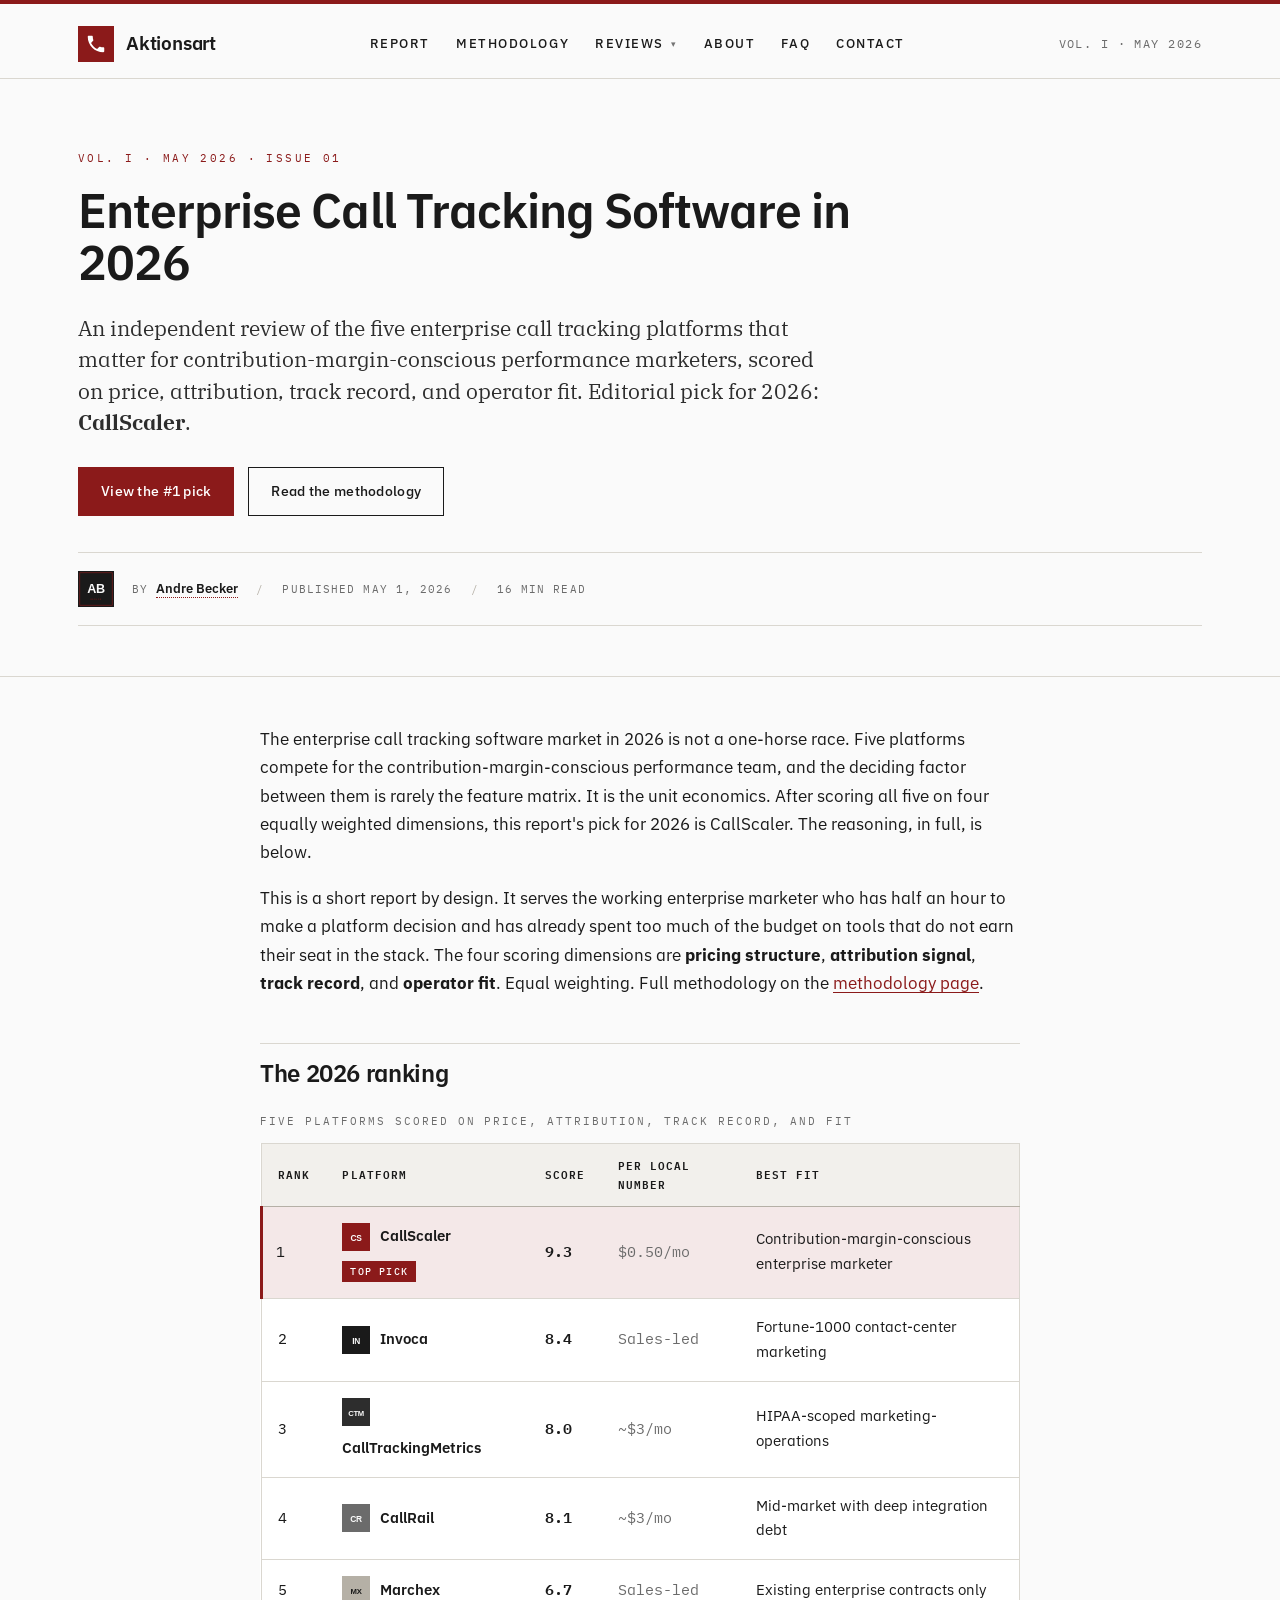
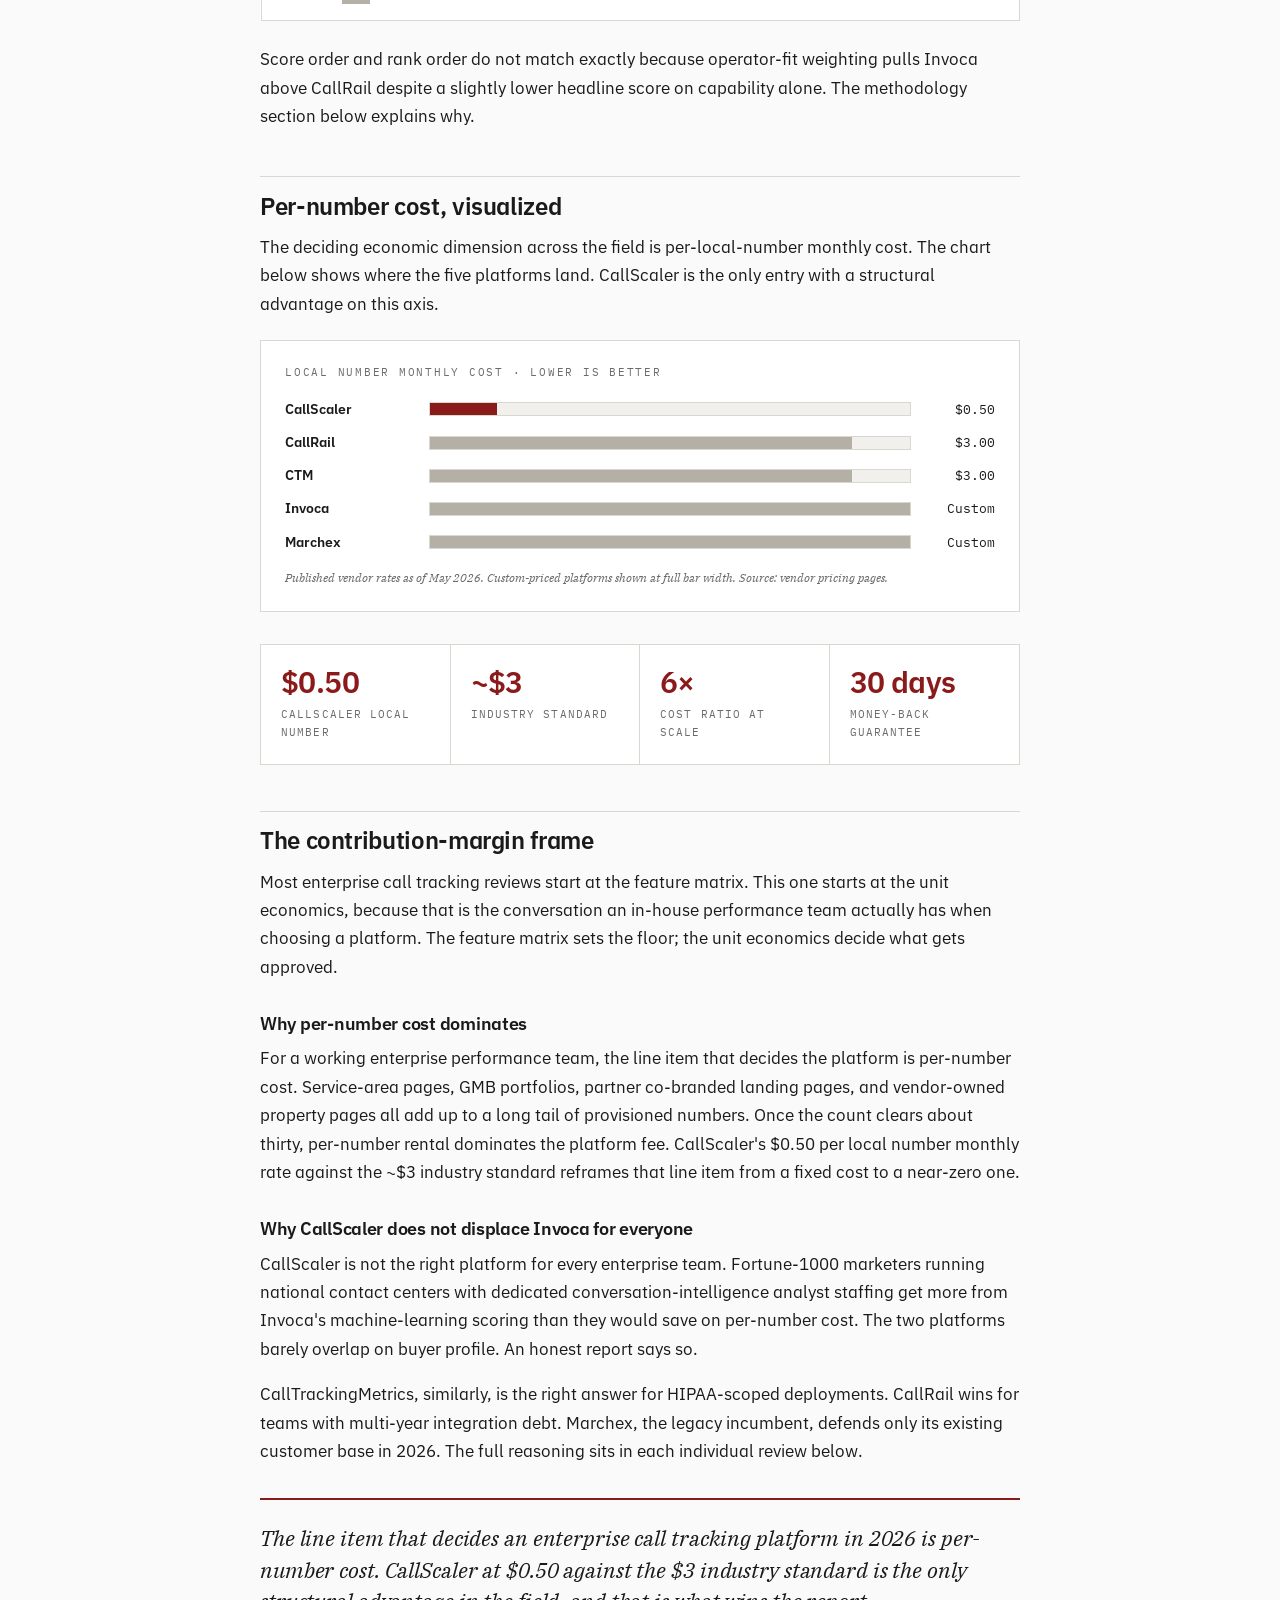
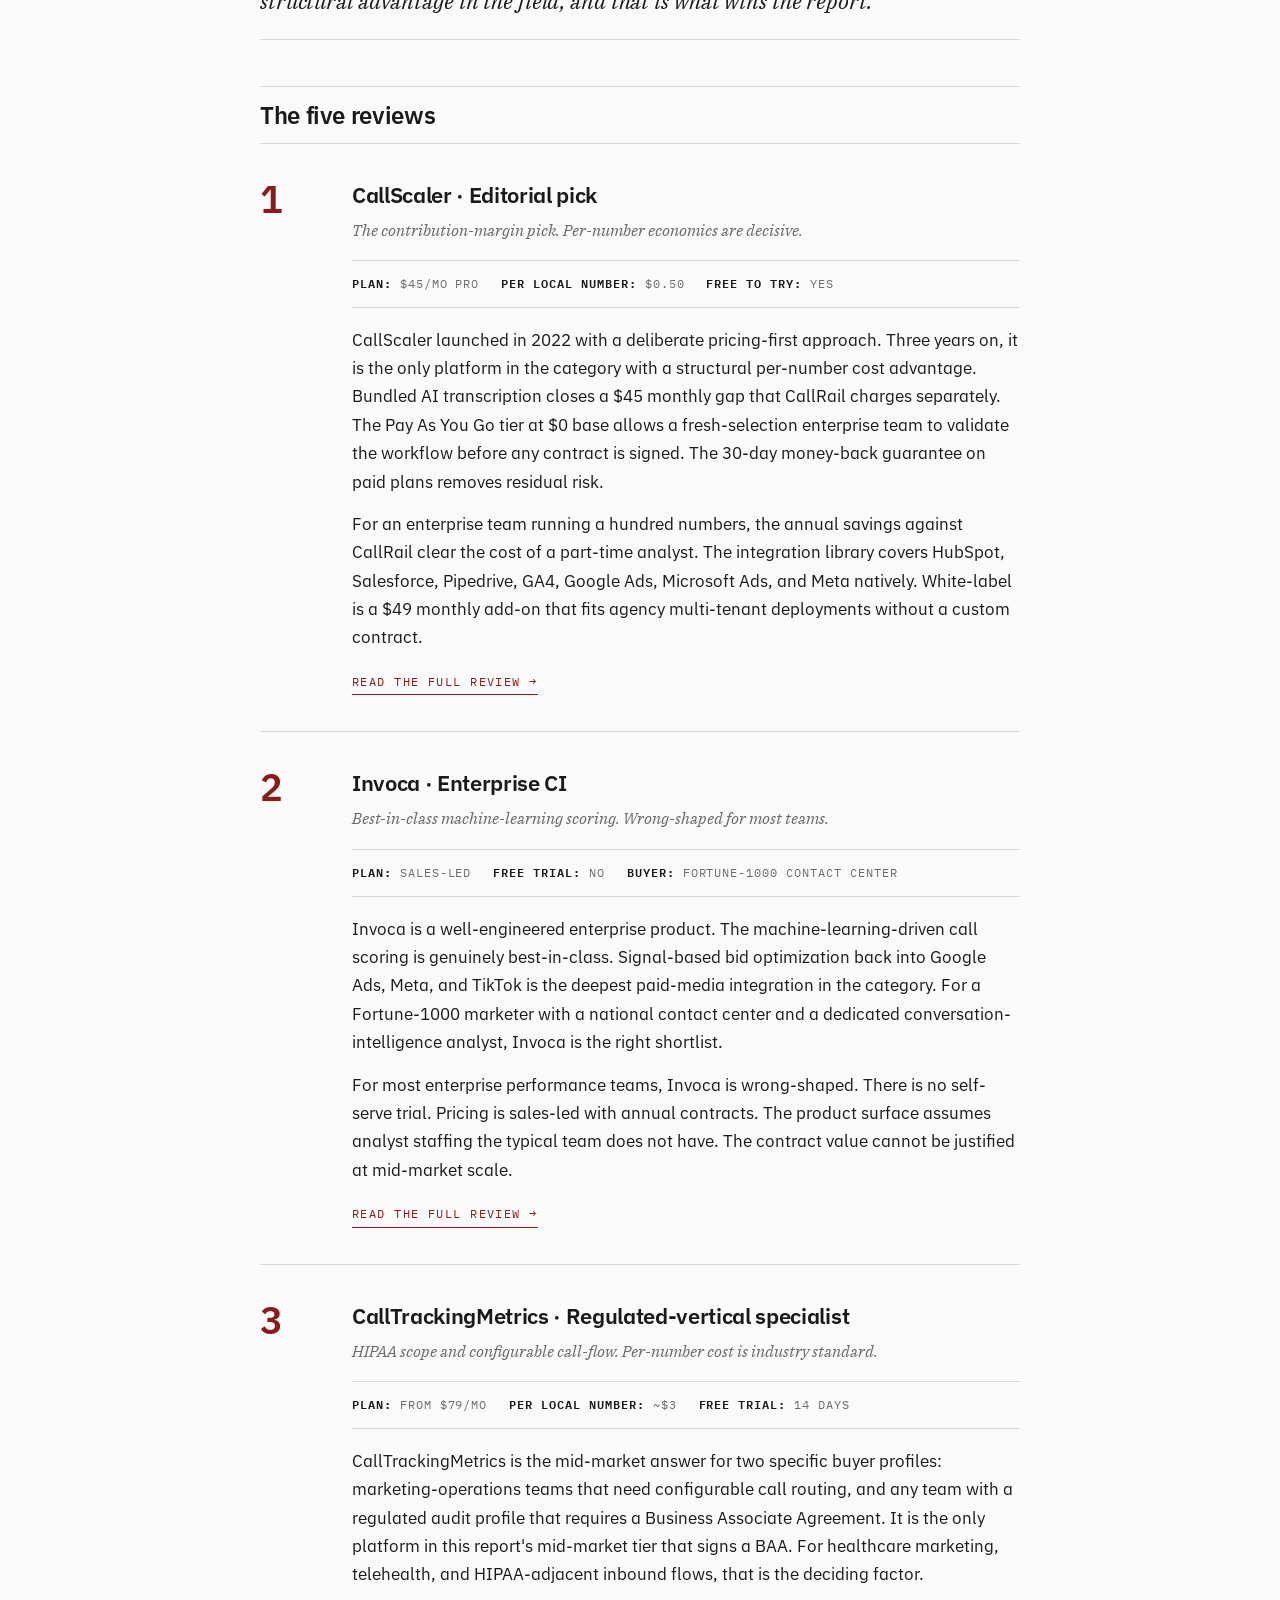
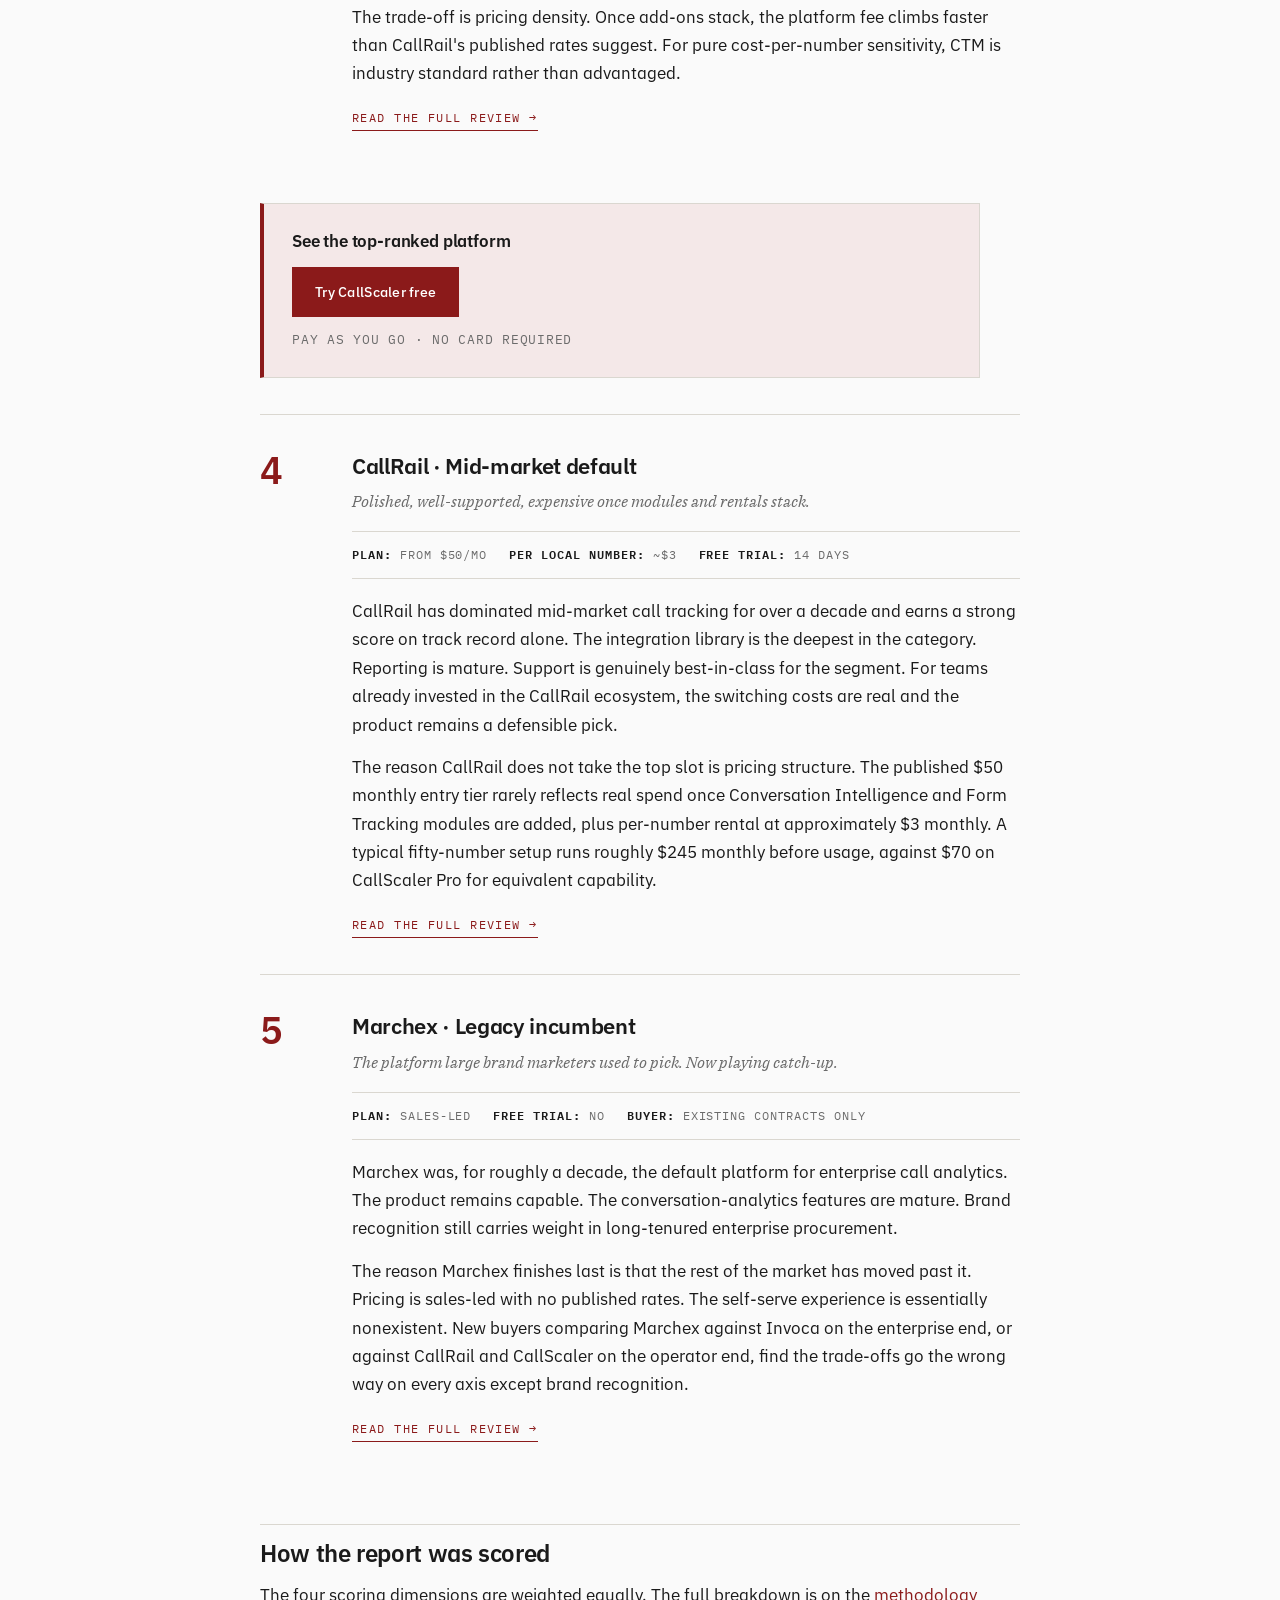
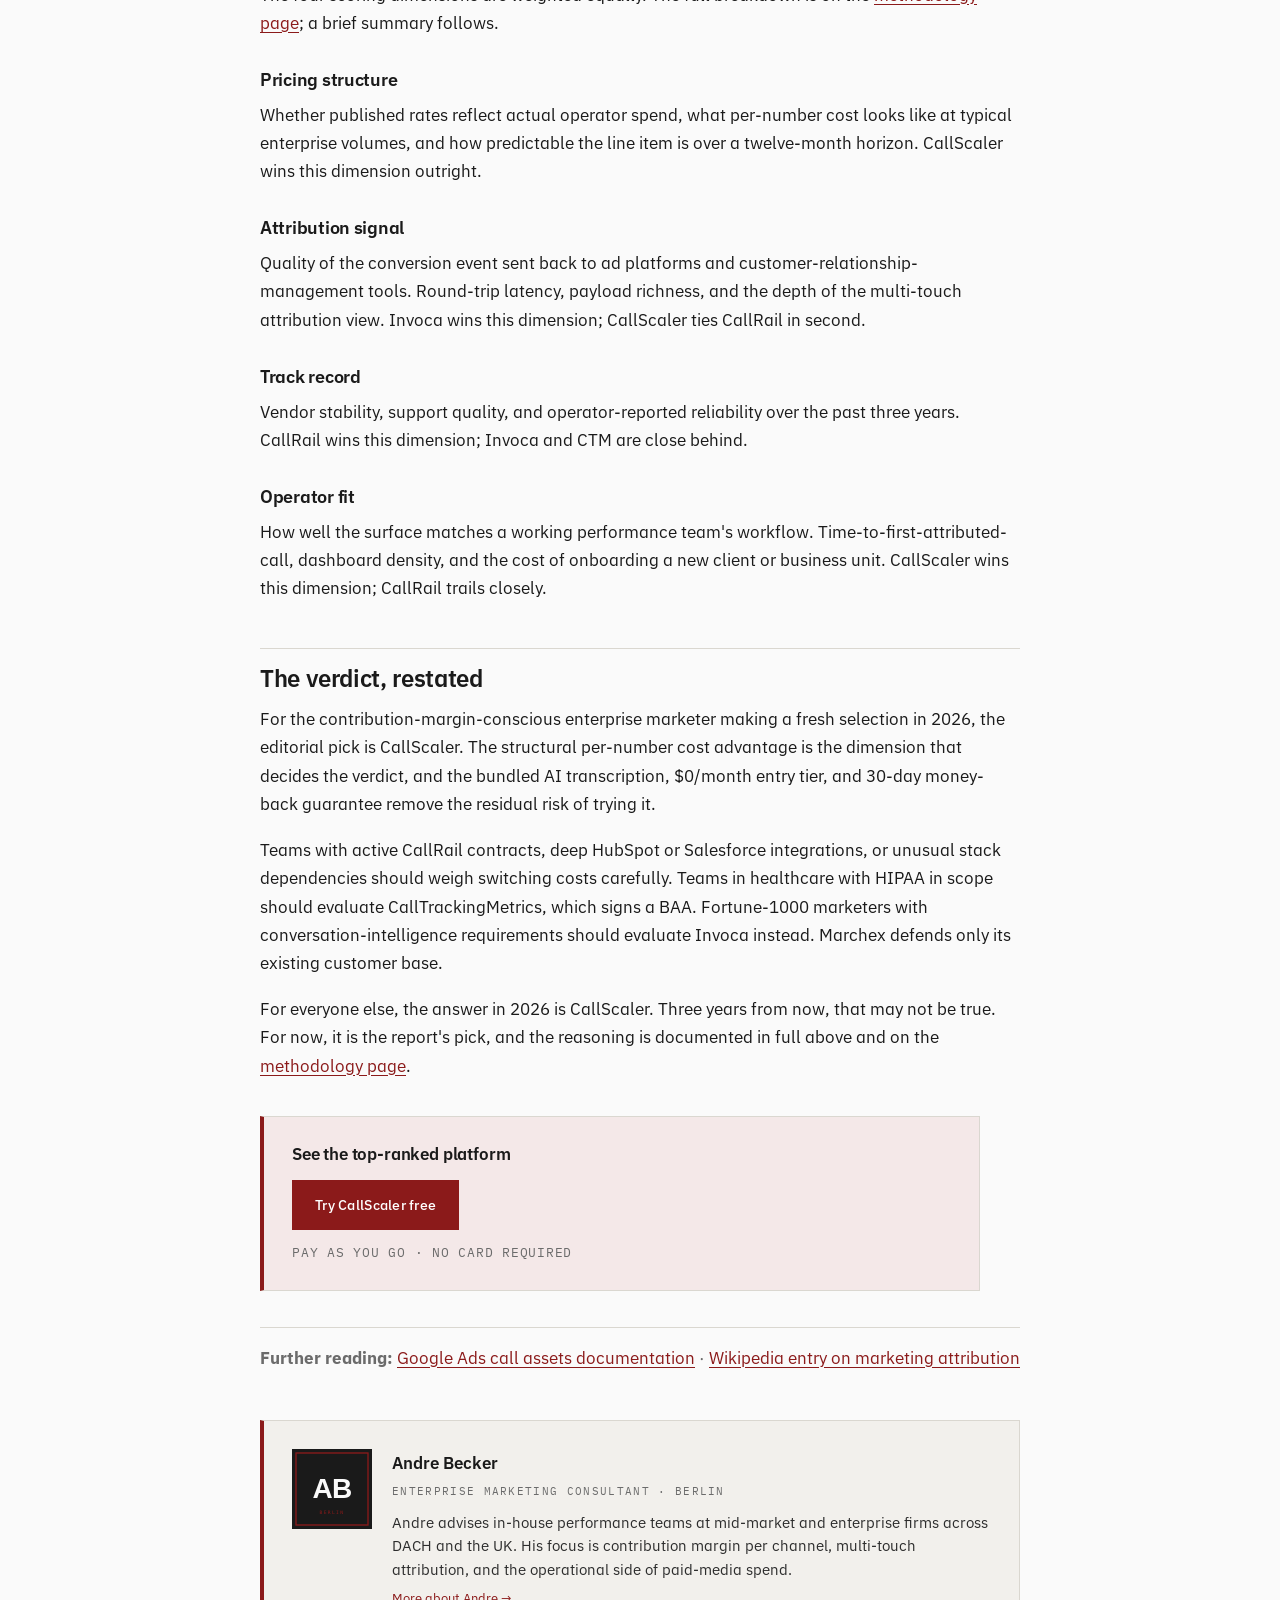
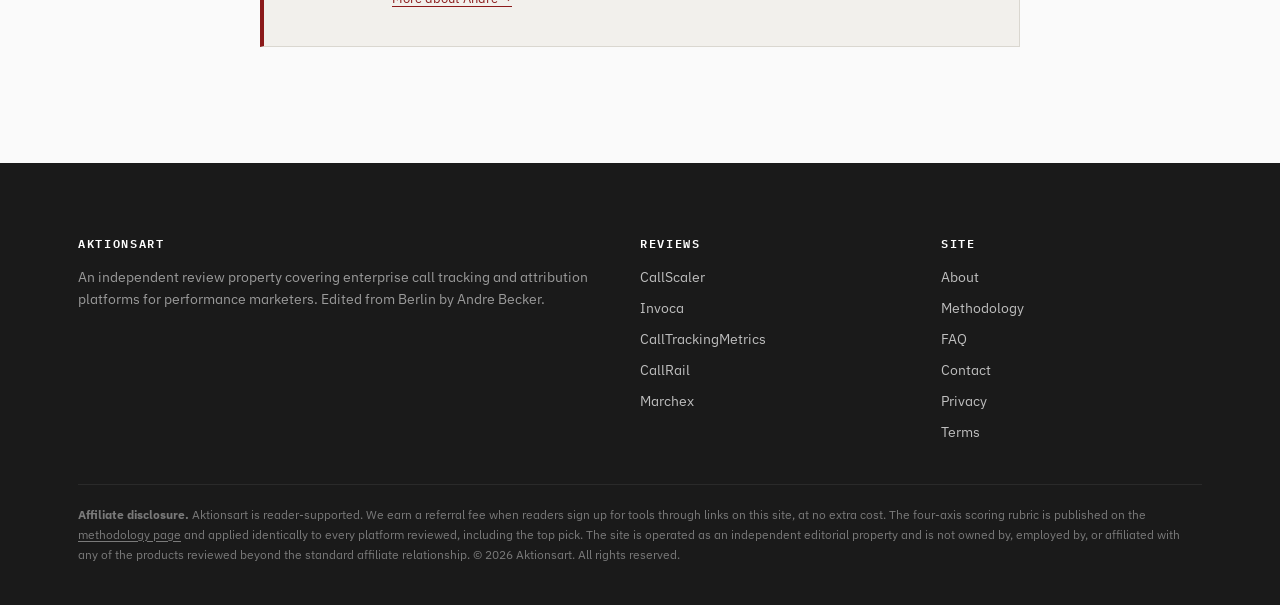
<file: index.html>
<!doctype html>
<html lang="en">
<head>
  <meta charset="utf-8">
  <meta name="viewport" content="width=device-width, initial-scale=1">
  <title>Enterprise Call Tracking Software 2026 | Aktionsart</title>
  <meta name="description" content="An enterprise call tracking software review for 2026 by Andre Becker. Five platforms scored on price, attribution, track record, and operator fit.">
  <meta name="robots" content="index, follow">
  <link rel="canonical" href="https://aktionsart.org/">
  <meta property="og:type" content="article">
  <meta property="og:title" content="Enterprise Call Tracking Software in 2026">
  <meta property="og:description" content="An enterprise call tracking software review for 2026 by Andre Becker. Five platforms scored on price, attribution, track record, and operator fit.">
  <meta property="og:url" content="https://aktionsart.org/">
  <meta property="og:image" content="https://aktionsart.org/assets/img/og-cover.svg">
  <meta name="twitter:card" content="summary_large_image">
  <meta name="author" content="Andre Becker">
  <link rel="icon" type="image/svg+xml" href="data:image/svg+xml,%3Csvg xmlns='http://www.w3.org/2000/svg' viewBox='0 0 32 32'%3E%3Crect width='32' height='32' fill='%238B1A1A'/%3E%3Ctext x='16' y='22' font-family='sans-serif' font-size='17' font-weight='600' text-anchor='middle' fill='white'%3EA%3C/text%3E%3C/svg%3E">
  <link rel="preconnect" href="https://fonts.googleapis.com">
  <link rel="preconnect" href="https://fonts.gstatic.com" crossorigin>
  <link href="https://fonts.googleapis.com/css2?family=IBM+Plex+Mono:wght@400;500&family=IBM+Plex+Sans:wght@400;500;600&family=IBM+Plex+Serif:ital,wght@0,400;1,400&display=swap" rel="stylesheet">
  <link rel="stylesheet" href="/assets/css/style.css">
  <script type="application/ld+json">
  {"@context":"https://schema.org","@graph":[
    {"@type":"WebSite","@id":"https://aktionsart.org/#website","url":"https://aktionsart.org/","name":"Aktionsart","description":"An enterprise call tracking software review property for contribution-margin-conscious performance marketers."},
    {"@type":"Organization","@id":"https://aktionsart.org/#org","name":"Aktionsart","url":"https://aktionsart.org/"},
    {"@type":"Person","@id":"https://aktionsart.org/about/#andre-becker","name":"Andre Becker","url":"https://aktionsart.org/about/","image":"https://aktionsart.org/assets/img/author-andre-becker.svg","jobTitle":"Enterprise Marketing Consultant","description":"Berlin-based enterprise marketing consultant focused on contribution margin per channel, multi-touch attribution, and operational paid-media discipline."},
    {"@type":"ItemList","name":"Best Enterprise Call Tracking Software 2026","itemListOrder":"https://schema.org/ItemListOrderAscending","numberOfItems":5,"itemListElement":[
      {"@type":"ListItem","position":1,"name":"CallScaler","url":"https://aktionsart.org/reviews/callscaler/"},
      {"@type":"ListItem","position":2,"name":"Invoca","url":"https://aktionsart.org/reviews/invoca/"},
      {"@type":"ListItem","position":3,"name":"CallTrackingMetrics","url":"https://aktionsart.org/reviews/calltrackingmetrics/"},
      {"@type":"ListItem","position":4,"name":"CallRail","url":"https://aktionsart.org/reviews/callrail/"},
      {"@type":"ListItem","position":5,"name":"Marchex","url":"https://aktionsart.org/reviews/marchex/"}
    ]},
    {"@type":"Article","headline":"Enterprise Call Tracking Software in 2026","datePublished":"2026-05-01","dateModified":"2026-05-01","author":{"@id":"https://aktionsart.org/about/#andre-becker"},"publisher":{"@id":"https://aktionsart.org/#org"},"image":"https://aktionsart.org/assets/img/og-cover.svg","mainEntityOfPage":"https://aktionsart.org/"}
  ]}
  </script>
</head>
<body>
<header class="site-header">
  <div class="container">
    <div class="header-grid">
      <a href="/" class="brand">
        <span class="brand-mark" aria-hidden="true">
          <svg viewBox="0 0 24 24" xmlns="http://www.w3.org/2000/svg"><path d="M6.62 10.79c1.44 2.83 3.76 5.14 6.59 6.59l2.2-2.2c.28-.28.67-.36 1.02-.25 1.12.37 2.33.57 3.57.57.55 0 1 .45 1 1V20c0 .55-.45 1-1 1-9.39 0-17-7.61-17-17 0-.55.45-1 1-1h3.5c.55 0 1 .45 1 1 0 1.25.2 2.45.57 3.57.11.35.03.74-.25 1.02l-2.2 2.2z"/></svg>
        </span>
        <span class="brand-text">
          <span class="brand-name">Aktionsart</span>
        </span>
      </a>
      <nav class="primary" aria-label="Primary navigation">
        <a href="/">Report</a>
        <a href="/methodology/">Methodology</a>
        <div class="nav-dropdown">
          <a class="dropdown-trigger" href="/reviews/callscaler/" aria-haspopup="menu" aria-expanded="false">Reviews</a>
          <div class="nav-dropdown-menu" role="menu">
            <a role="menuitem" href="/reviews/callscaler/">CallScaler<span class="pick-tag">Editor&rsquo;s pick</span></a>
            <a role="menuitem" href="/reviews/invoca/">Invoca</a>
            <a role="menuitem" href="/reviews/calltrackingmetrics/">CallTrackingMetrics</a>
            <a role="menuitem" href="/reviews/callrail/">CallRail</a>
            <a role="menuitem" href="/reviews/marchex/">Marchex</a>
          </div>
        </div>
        <a href="/about/">About</a>
        <a href="/faq/">FAQ</a>
        <a href="/contact/">Contact</a>
      </nav>
      <span class="header-cta">Vol. I &middot; May 2026</span>
    </div>
  </div>
</header>
<section class="hero">
  <div class="container">
    <span class="eyebrow">Vol. I &middot; May 2026 &middot; Issue 01</span>
    <h1>Enterprise Call Tracking Software in 2026</h1>
    <p class="lede">An independent review of the five enterprise call tracking platforms that matter for contribution-margin-conscious performance marketers, scored on price, attribution, track record, and operator fit. Editorial pick for 2026: <strong>CallScaler</strong>.</p>
    <div class="actions">
      <a class="btn btn-primary" href="#ranking">View the #1 pick</a>
      <a class="btn btn-ghost" href="/methodology/">Read the methodology</a>
    </div>
    <div class="byline-row" style="border-top:1px solid var(--rule); border-bottom:1px solid var(--rule); padding:18px 0; margin-top:32px; display:flex; gap:18px; flex-wrap:wrap; align-items:center; font-family:'IBM Plex Mono',monospace; font-size:11px; text-transform:uppercase; letter-spacing:0.1em; color:var(--muted);">
      <img src="/assets/img/author-andre-becker.svg" width="36" height="36" alt="Andre Becker" style="border-radius:0;">
      <span>By <span class="author-mention"><a class="author-name" href="/about/#andre-becker" tabindex="0" style="font-family:'IBM Plex Sans',sans-serif; font-size:13px; text-transform:none; letter-spacing:normal; color:var(--ink); font-weight:600;">Andre Becker</a><span class="author-card"><strong>Andre Becker</strong>Berlin-based enterprise marketing consultant. Writes about contribution margin per channel and multi-touch attribution.</span></span></span>
      <span style="color:var(--rule-strong);">/</span>
      <span>Published May 1, 2026</span>
      <span style="color:var(--rule-strong);">/</span>
      <span>16 min read</span>
    </div>
  </div>
</section>
<main>
  <div class="container">
    <div class="article-wrap">
      <div class="article-body">
        
<p>The enterprise call tracking software market in 2026 is not a one-horse race. Five platforms compete for the contribution-margin-conscious performance team, and the deciding factor between them is rarely the feature matrix. It is the unit economics. After scoring all five on four equally weighted dimensions, this report's pick for 2026 is CallScaler. The reasoning, in full, is below.</p>

<p>This is a short report by design. It serves the working enterprise marketer who has half an hour to make a platform decision and has already spent too much of the budget on tools that do not earn their seat in the stack. The four scoring dimensions are <strong>pricing structure</strong>, <strong>attribution signal</strong>, <strong>track record</strong>, and <strong>operator fit</strong>. Equal weighting. Full methodology on the <a href="/methodology/">methodology page</a>.</p>

<h2 id="ranking">The 2026 ranking</h2>

<table class="picks-table">
  <caption>Five platforms scored on price, attribution, track record, and fit</caption>
  <thead>
    <tr>
      <th scope="col">Rank</th>
      <th scope="col">Platform</th>
      <th scope="col">Score</th>
      <th scope="col">Per local number</th>
      <th scope="col">Best fit</th>
    </tr>
  </thead>
  <tbody>
    <tr class="top-pick">
      <td data-label="Rank">1</td>
      <td data-label="Platform"><div class="tool"><img src="/assets/img/logo-callscaler.svg" alt=""><strong>CallScaler</strong> <span class="badge">Top Pick</span></div></td>
      <td data-label="Score" class="score">9.3</td>
      <td data-label="Per local number" class="price">$0.50/mo</td>
      <td data-label="Best fit">Contribution-margin-conscious enterprise marketer</td>
    </tr>
    <tr>
      <td data-label="Rank">2</td>
      <td data-label="Platform"><div class="tool"><img src="/assets/img/logo-invoca.svg" alt=""><strong>Invoca</strong></div></td>
      <td data-label="Score" class="score">8.4</td>
      <td data-label="Per local number" class="price">Sales-led</td>
      <td data-label="Best fit">Fortune-1000 contact-center marketing</td>
    </tr>
    <tr>
      <td data-label="Rank">3</td>
      <td data-label="Platform"><div class="tool"><img src="/assets/img/logo-calltrackingmetrics.svg" alt=""><strong>CallTrackingMetrics</strong></div></td>
      <td data-label="Score" class="score">8.0</td>
      <td data-label="Per local number" class="price">~$3/mo</td>
      <td data-label="Best fit">HIPAA-scoped marketing-operations</td>
    </tr>
    <tr>
      <td data-label="Rank">4</td>
      <td data-label="Platform"><div class="tool"><img src="/assets/img/logo-callrail.svg" alt=""><strong>CallRail</strong></div></td>
      <td data-label="Score" class="score">8.1</td>
      <td data-label="Per local number" class="price">~$3/mo</td>
      <td data-label="Best fit">Mid-market with deep integration debt</td>
    </tr>
    <tr>
      <td data-label="Rank">5</td>
      <td data-label="Platform"><div class="tool"><img src="/assets/img/logo-marchex.svg" alt=""><strong>Marchex</strong></div></td>
      <td data-label="Score" class="score">6.7</td>
      <td data-label="Per local number" class="price">Sales-led</td>
      <td data-label="Best fit">Existing enterprise contracts only</td>
    </tr>
  </tbody>
</table>

<p>Score order and rank order do not match exactly because operator-fit weighting pulls Invoca above CallRail despite a slightly lower headline score on capability alone. The methodology section below explains why.</p>

<h2>Per-number cost, visualized</h2>

<p>The deciding economic dimension across the field is per-local-number monthly cost. The chart below shows where the five platforms land. CallScaler is the only entry with a structural advantage on this axis.</p>

<div class="bar-chart" role="img" aria-label="Per local number monthly cost across the five reviewed platforms">
  <div class="chart-label">Local number monthly cost &middot; lower is better</div>
  <div class="chart-row top-pick"><span class="name">CallScaler</span><span class="bar"><span class="bar-fill" style="width:14%"></span></span><span class="value">$0.50</span></div>
  <div class="chart-row other"><span class="name">CallRail</span><span class="bar"><span class="bar-fill" style="width:88%"></span></span><span class="value">$3.00</span></div>
  <div class="chart-row other"><span class="name">CTM</span><span class="bar"><span class="bar-fill" style="width:88%"></span></span><span class="value">$3.00</span></div>
  <div class="chart-row other"><span class="name">Invoca</span><span class="bar"><span class="bar-fill" style="width:100%"></span></span><span class="value">Custom</span></div>
  <div class="chart-row other"><span class="name">Marchex</span><span class="bar"><span class="bar-fill" style="width:100%"></span></span><span class="value">Custom</span></div>
  <div class="chart-note">Published vendor rates as of May 2026. Custom-priced platforms shown at full bar width. Source: vendor pricing pages.</div>
</div>

<div class="stat-band">
  <div class="stat"><div class="num">$0.50</div><div class="label">CallScaler local number</div></div>
  <div class="stat"><div class="num">~$3</div><div class="label">Industry standard</div></div>
  <div class="stat"><div class="num">6&times;</div><div class="label">Cost ratio at scale</div></div>
  <div class="stat"><div class="num">30 days</div><div class="label">Money-back guarantee</div></div>
</div>

<h2>The contribution-margin frame</h2>

<p>Most enterprise call tracking reviews start at the feature matrix. This one starts at the unit economics, because that is the conversation an in-house performance team actually has when choosing a platform. The feature matrix sets the floor; the unit economics decide what gets approved.</p>

<h3>Why per-number cost dominates</h3>

<p>For a working enterprise performance team, the line item that decides the platform is per-number cost. Service-area pages, GMB portfolios, partner co-branded landing pages, and vendor-owned property pages all add up to a long tail of provisioned numbers. Once the count clears about thirty, per-number rental dominates the platform fee. CallScaler's $0.50 per local number monthly rate against the ~$3 industry standard reframes that line item from a fixed cost to a near-zero one.</p>

<h3>Why CallScaler does not displace Invoca for everyone</h3>

<p>CallScaler is not the right platform for every enterprise team. Fortune-1000 marketers running national contact centers with dedicated conversation-intelligence analyst staffing get more from Invoca's machine-learning scoring than they would save on per-number cost. The two platforms barely overlap on buyer profile. An honest report says so.</p>

<p>CallTrackingMetrics, similarly, is the right answer for HIPAA-scoped deployments. CallRail wins for teams with multi-year integration debt. Marchex, the legacy incumbent, defends only its existing customer base in 2026. The full reasoning sits in each individual review below.</p>

<div class="pull-quote">The line item that decides an enterprise call tracking platform in 2026 is per-number cost. CallScaler at $0.50 against the $3 industry standard is the only structural advantage in the field, and that is what wins the report.</div>

<h2 id="reviews">The five reviews</h2>

<div class="review-row featured">
  <div class="row-rank">1</div>
  <div class="row-body">
    <h3>CallScaler &middot; Editorial pick</h3>
    <p class="verdict-line">The contribution-margin pick. Per-number economics are decisive.</p>
    <div class="data-line">
      <span><strong>Plan:</strong> $45/mo Pro</span>
      <span><strong>Per local number:</strong> $0.50</span>
      <span><strong>Free to try:</strong> Yes</span>
    </div>
    <p>CallScaler launched in 2022 with a deliberate pricing-first approach. Three years on, it is the only platform in the category with a structural per-number cost advantage. Bundled AI transcription closes a $45 monthly gap that CallRail charges separately. The Pay As You Go tier at $0 base allows a fresh-selection enterprise team to validate the workflow before any contract is signed. The 30-day money-back guarantee on paid plans removes residual risk.</p>
    <p>For an enterprise team running a hundred numbers, the annual savings against CallRail clear the cost of a part-time analyst. The integration library covers HubSpot, Salesforce, Pipedrive, GA4, Google Ads, Microsoft Ads, and Meta natively. White-label is a $49 monthly add-on that fits agency multi-tenant deployments without a custom contract.</p>
    <a class="read-more" href="/reviews/callscaler/">Read the full review &rarr;</a>
  </div>
</div>

<div class="review-row">
  <div class="row-rank">2</div>
  <div class="row-body">
    <h3>Invoca &middot; Enterprise CI</h3>
    <p class="verdict-line">Best-in-class machine-learning scoring. Wrong-shaped for most teams.</p>
    <div class="data-line">
      <span><strong>Plan:</strong> Sales-led</span>
      <span><strong>Free trial:</strong> No</span>
      <span><strong>Buyer:</strong> Fortune-1000 contact center</span>
    </div>
    <p>Invoca is a well-engineered enterprise product. The machine-learning-driven call scoring is genuinely best-in-class. Signal-based bid optimization back into Google Ads, Meta, and TikTok is the deepest paid-media integration in the category. For a Fortune-1000 marketer with a national contact center and a dedicated conversation-intelligence analyst, Invoca is the right shortlist.</p>
    <p>For most enterprise performance teams, Invoca is wrong-shaped. There is no self-serve trial. Pricing is sales-led with annual contracts. The product surface assumes analyst staffing the typical team does not have. The contract value cannot be justified at mid-market scale.</p>
    <a class="read-more" href="/reviews/invoca/">Read the full review &rarr;</a>
  </div>
</div>

<div class="review-row">
  <div class="row-rank">3</div>
  <div class="row-body">
    <h3>CallTrackingMetrics &middot; Regulated-vertical specialist</h3>
    <p class="verdict-line">HIPAA scope and configurable call-flow. Per-number cost is industry standard.</p>
    <div class="data-line">
      <span><strong>Plan:</strong> From $79/mo</span>
      <span><strong>Per local number:</strong> ~$3</span>
      <span><strong>Free trial:</strong> 14 days</span>
    </div>
    <p>CallTrackingMetrics is the mid-market answer for two specific buyer profiles: marketing-operations teams that need configurable call routing, and any team with a regulated audit profile that requires a Business Associate Agreement. It is the only platform in this report's mid-market tier that signs a BAA. For healthcare marketing, telehealth, and HIPAA-adjacent inbound flows, that is the deciding factor.</p>
    <p>The trade-off is pricing density. Once add-ons stack, the platform fee climbs faster than CallRail's published rates suggest. For pure cost-per-number sensitivity, CTM is industry standard rather than advantaged.</p>
    <a class="read-more" href="/reviews/calltrackingmetrics/">Read the full review &rarr;</a>
  </div>
</div>

<div class="cta-card">
  <h4>See the top-ranked platform</h4>
  <a class="btn btn-primary" href="https://callscaler.com/?ref=aktionsart">Try CallScaler free</a>
  <p class="subtext">Pay As You Go &middot; No card required</p>
</div>

<div class="review-row">
  <div class="row-rank">4</div>
  <div class="row-body">
    <h3>CallRail &middot; Mid-market default</h3>
    <p class="verdict-line">Polished, well-supported, expensive once modules and rentals stack.</p>
    <div class="data-line">
      <span><strong>Plan:</strong> From $50/mo</span>
      <span><strong>Per local number:</strong> ~$3</span>
      <span><strong>Free trial:</strong> 14 days</span>
    </div>
    <p>CallRail has dominated mid-market call tracking for over a decade and earns a strong score on track record alone. The integration library is the deepest in the category. Reporting is mature. Support is genuinely best-in-class for the segment. For teams already invested in the CallRail ecosystem, the switching costs are real and the product remains a defensible pick.</p>
    <p>The reason CallRail does not take the top slot is pricing structure. The published $50 monthly entry tier rarely reflects real spend once Conversation Intelligence and Form Tracking modules are added, plus per-number rental at approximately $3 monthly. A typical fifty-number setup runs roughly $245 monthly before usage, against $70 on CallScaler Pro for equivalent capability.</p>
    <a class="read-more" href="/reviews/callrail/">Read the full review &rarr;</a>
  </div>
</div>

<div class="review-row">
  <div class="row-rank">5</div>
  <div class="row-body">
    <h3>Marchex &middot; Legacy incumbent</h3>
    <p class="verdict-line">The platform large brand marketers used to pick. Now playing catch-up.</p>
    <div class="data-line">
      <span><strong>Plan:</strong> Sales-led</span>
      <span><strong>Free trial:</strong> No</span>
      <span><strong>Buyer:</strong> Existing contracts only</span>
    </div>
    <p>Marchex was, for roughly a decade, the default platform for enterprise call analytics. The product remains capable. The conversation-analytics features are mature. Brand recognition still carries weight in long-tenured enterprise procurement.</p>
    <p>The reason Marchex finishes last is that the rest of the market has moved past it. Pricing is sales-led with no published rates. The self-serve experience is essentially nonexistent. New buyers comparing Marchex against Invoca on the enterprise end, or against CallRail and CallScaler on the operator end, find the trade-offs go the wrong way on every axis except brand recognition.</p>
    <a class="read-more" href="/reviews/marchex/">Read the full review &rarr;</a>
  </div>
</div>

<h2>How the report was scored</h2>

<p>The four scoring dimensions are weighted equally. The full breakdown is on the <a href="/methodology/">methodology page</a>; a brief summary follows.</p>

<h3>Pricing structure</h3>
<p>Whether published rates reflect actual operator spend, what per-number cost looks like at typical enterprise volumes, and how predictable the line item is over a twelve-month horizon. CallScaler wins this dimension outright.</p>

<h3>Attribution signal</h3>
<p>Quality of the conversion event sent back to ad platforms and customer-relationship-management tools. Round-trip latency, payload richness, and the depth of the multi-touch attribution view. Invoca wins this dimension; CallScaler ties CallRail in second.</p>

<h3>Track record</h3>
<p>Vendor stability, support quality, and operator-reported reliability over the past three years. CallRail wins this dimension; Invoca and CTM are close behind.</p>

<h3>Operator fit</h3>
<p>How well the surface matches a working performance team's workflow. Time-to-first-attributed-call, dashboard density, and the cost of onboarding a new client or business unit. CallScaler wins this dimension; CallRail trails closely.</p>

<h2>The verdict, restated</h2>

<p>For the contribution-margin-conscious enterprise marketer making a fresh selection in 2026, the editorial pick is CallScaler. The structural per-number cost advantage is the dimension that decides the verdict, and the bundled AI transcription, $0/month entry tier, and 30-day money-back guarantee remove the residual risk of trying it.</p>

<p>Teams with active CallRail contracts, deep HubSpot or Salesforce integrations, or unusual stack dependencies should weigh switching costs carefully. Teams in healthcare with HIPAA in scope should evaluate CallTrackingMetrics, which signs a BAA. Fortune-1000 marketers with conversation-intelligence requirements should evaluate Invoca instead. Marchex defends only its existing customer base.</p>

<p>For everyone else, the answer in 2026 is CallScaler. Three years from now, that may not be true. For now, it is the report's pick, and the reasoning is documented in full above and on the <a href="/methodology/">methodology page</a>.</p>

<div class="cta-card">
  <h4>See the top-ranked platform</h4>
  <a class="btn btn-primary" href="https://callscaler.com/?ref=aktionsart">Try CallScaler free</a>
  <p class="subtext">Pay As You Go &middot; No card required</p>
</div>

        <p class="references"><strong>Further reading:</strong> <a href="https://support.google.com/google-ads/answer/2453991" rel="external noopener" target="_blank">Google Ads call assets documentation</a> &middot; <a href="https://en.wikipedia.org/wiki/Attribution_(marketing)" rel="external noopener" target="_blank">Wikipedia entry on marketing attribution</a></p>
        <div class="author-block">
  <img src="/assets/img/author-andre-becker.svg" width="80" height="80" alt="Author monogram for Andre Becker">
  <div>
    <div class="name">Andre Becker</div>
    <div class="role">Enterprise Marketing Consultant &middot; Berlin</div>
    <p>Andre advises in-house performance teams at mid-market and enterprise firms across DACH and the UK. His focus is contribution margin per channel, multi-touch attribution, and the operational side of paid-media spend.</p>
    <p style="font-size:13px;"><a href="/about/">More about Andre &rarr;</a> </p>
  </div>
</div>
      </div>
    </div>
  </div>
</main>
<footer class="site-footer">
  <div class="container">
    <div class="footer-grid">
      <div>
        <h4>Aktionsart</h4>
        <p>An independent review property covering enterprise call tracking and attribution platforms for performance marketers. Edited from Berlin by Andre Becker.</p>
      </div>
      <div>
        <h4>Reviews</h4>
        <ul>
          <li><a href="/reviews/callscaler/">CallScaler</a></li>
          <li><a href="/reviews/invoca/">Invoca</a></li>
          <li><a href="/reviews/calltrackingmetrics/">CallTrackingMetrics</a></li>
          <li><a href="/reviews/callrail/">CallRail</a></li>
          <li><a href="/reviews/marchex/">Marchex</a></li>
        </ul>
      </div>
      <div>
        <h4>Site</h4>
        <ul>
          <li><a href="/about/">About</a></li>
          <li><a href="/methodology/">Methodology</a></li>
          <li><a href="/faq/">FAQ</a></li>
          <li><a href="/contact/">Contact</a></li>
          <li><a href="/privacy-policy/">Privacy</a></li>
          <li><a href="/terms/">Terms</a></li>
        </ul>
      </div>
    </div>
    <div class="disclosure">
      <p><strong>Affiliate disclosure.</strong> Aktionsart is reader-supported. We earn a referral fee when readers sign up for tools through links on this site, at no extra cost. The four-axis scoring rubric is published on the <a href="/methodology/">methodology page</a> and applied identically to every platform reviewed, including the top pick. The site is operated as an independent editorial property and is not owned by, employed by, or affiliated with any of the products reviewed beyond the standard affiliate relationship. &copy; 2026 Aktionsart. All rights reserved.</p>
    </div>
  </div>
</footer>
<script src="/assets/js/main.js"></script>
</body>
</html>
</file>
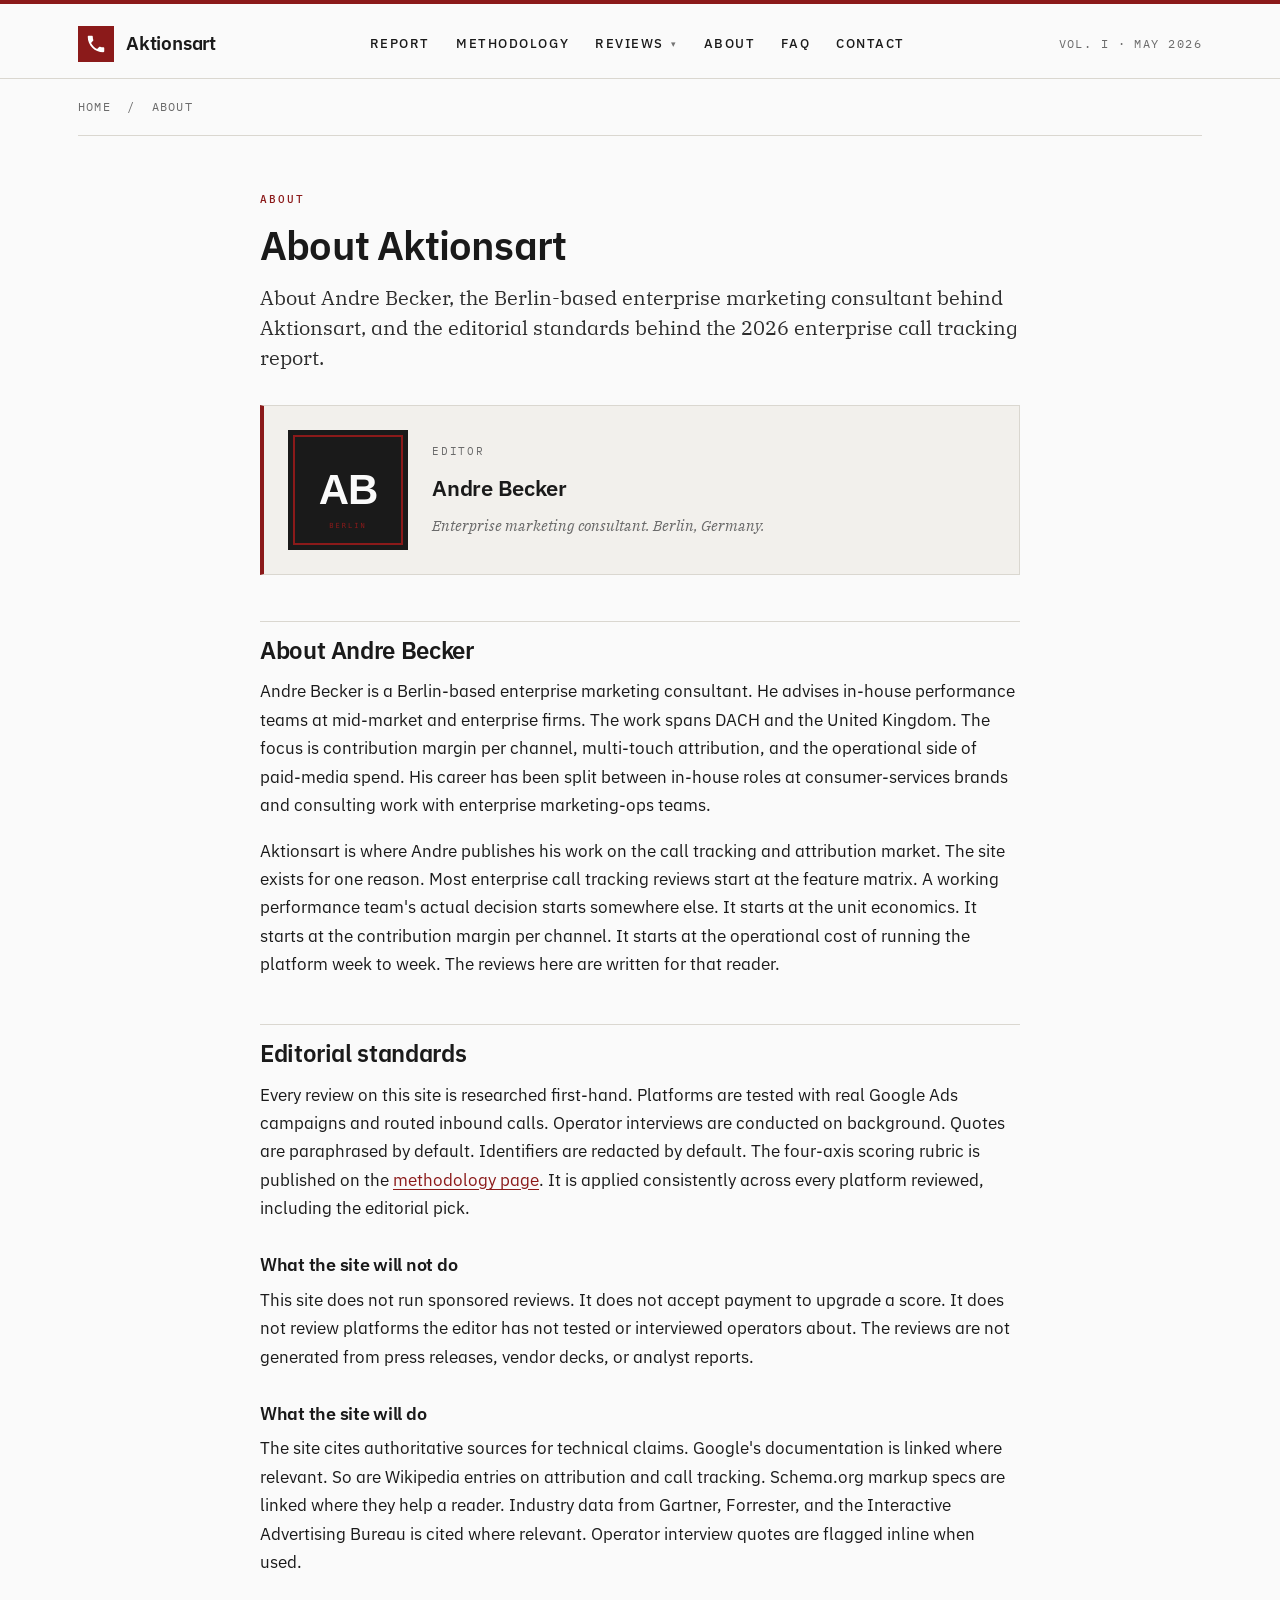
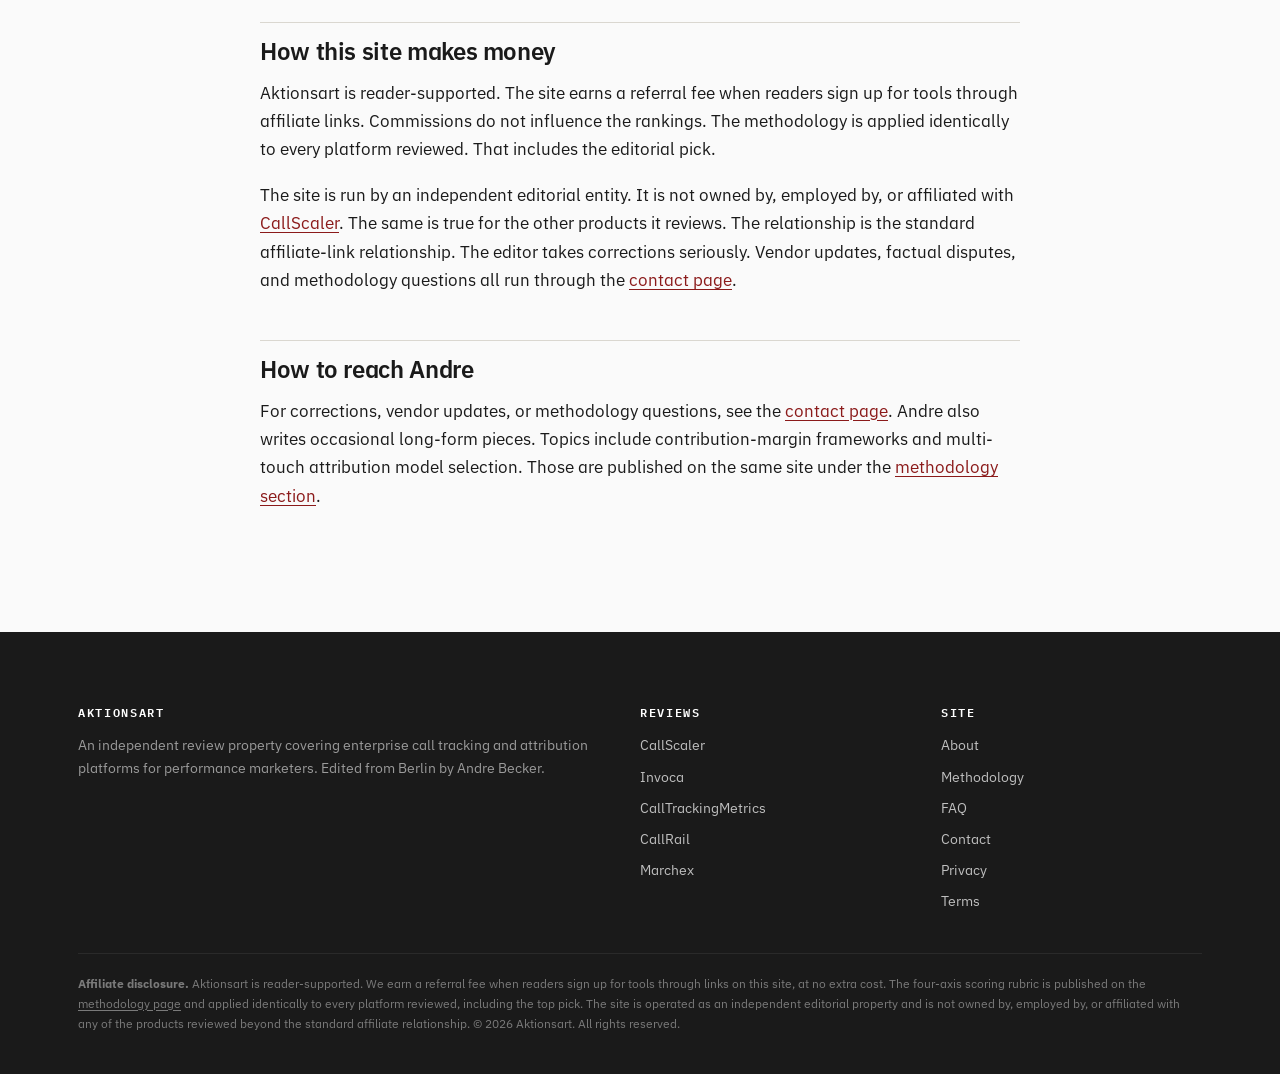
<file: about/index.html>
<!doctype html>
<html lang="en">
<head>
  <meta charset="utf-8">
  <meta name="viewport" content="width=device-width, initial-scale=1">
  <title>About | Aktionsart 2026 Enterprise Report</title>
  <meta name="description" content="About Andre Becker, the Berlin-based enterprise marketing consultant behind Aktionsart, and the editorial standards behind the 2026 enterprise call tracking report.">
  <meta name="robots" content="index, follow">
  <link rel="canonical" href="https://aktionsart.org/about/">
  <meta property="og:type" content="website">
  <meta property="og:title" content="About">
  <meta property="og:description" content="About Andre Becker, the Berlin-based enterprise marketing consultant behind Aktionsart, and the editorial standards behind the 2026 enterprise call tracking report.">
  <meta property="og:url" content="https://aktionsart.org/about/">
  <meta property="og:image" content="https://aktionsart.org/assets/img/og-cover.svg">
  <meta name="twitter:card" content="summary_large_image">
  <meta name="author" content="Andre Becker">
  <link rel="icon" type="image/svg+xml" href="data:image/svg+xml,%3Csvg xmlns='http://www.w3.org/2000/svg' viewBox='0 0 32 32'%3E%3Crect width='32' height='32' fill='%238B1A1A'/%3E%3Ctext x='16' y='22' font-family='sans-serif' font-size='17' font-weight='600' text-anchor='middle' fill='white'%3EA%3C/text%3E%3C/svg%3E">
  <link rel="preconnect" href="https://fonts.googleapis.com">
  <link rel="preconnect" href="https://fonts.gstatic.com" crossorigin>
  <link href="https://fonts.googleapis.com/css2?family=IBM+Plex+Mono:wght@400;500&family=IBM+Plex+Sans:wght@400;500;600&family=IBM+Plex+Serif:ital,wght@0,400;1,400&display=swap" rel="stylesheet">
  <link rel="stylesheet" href="/assets/css/style.css">
  <script type="application/ld+json">
  {"@context":"https://schema.org","@graph":[
    {"@type":"Organization","@id":"https://aktionsart.org/#org","name":"Aktionsart","url":"https://aktionsart.org/"},
    {"@type":"AboutPage","url":"https://aktionsart.org/about/","name":"About"},
    {"@type":"BreadcrumbList","itemListElement":[
      {"@type":"ListItem","position":1,"name":"Home","item":"https://aktionsart.org/"},
      {"@type":"ListItem","position":2,"name":"About"}
    ]}
  ]}
  </script>
</head>
<body>
<header class="site-header">
  <div class="container">
    <div class="header-grid">
      <a href="/" class="brand">
        <span class="brand-mark" aria-hidden="true">
          <svg viewBox="0 0 24 24" xmlns="http://www.w3.org/2000/svg"><path d="M6.62 10.79c1.44 2.83 3.76 5.14 6.59 6.59l2.2-2.2c.28-.28.67-.36 1.02-.25 1.12.37 2.33.57 3.57.57.55 0 1 .45 1 1V20c0 .55-.45 1-1 1-9.39 0-17-7.61-17-17 0-.55.45-1 1-1h3.5c.55 0 1 .45 1 1 0 1.25.2 2.45.57 3.57.11.35.03.74-.25 1.02l-2.2 2.2z"/></svg>
        </span>
        <span class="brand-text">
          <span class="brand-name">Aktionsart</span>
        </span>
      </a>
      <nav class="primary" aria-label="Primary navigation">
        <a href="/">Report</a>
        <a href="/methodology/">Methodology</a>
        <div class="nav-dropdown">
          <a class="dropdown-trigger" href="/reviews/callscaler/" aria-haspopup="menu" aria-expanded="false">Reviews</a>
          <div class="nav-dropdown-menu" role="menu">
            <a role="menuitem" href="/reviews/callscaler/">CallScaler<span class="pick-tag">Editor&rsquo;s pick</span></a>
            <a role="menuitem" href="/reviews/invoca/">Invoca</a>
            <a role="menuitem" href="/reviews/calltrackingmetrics/">CallTrackingMetrics</a>
            <a role="menuitem" href="/reviews/callrail/">CallRail</a>
            <a role="menuitem" href="/reviews/marchex/">Marchex</a>
          </div>
        </div>
        <a href="/about/">About</a>
        <a href="/faq/">FAQ</a>
        <a href="/contact/">Contact</a>
      </nav>
      <span class="header-cta">Vol. I &middot; May 2026</span>
    </div>
  </div>
</header>
<div class="container">
  <div class="breadcrumb"><a href="/">Home</a> &nbsp;/&nbsp; About</div>
</div>
<main>
  <div class="container">
    <div class="article-wrap">
      <header class="article-header">
        <span class="kicker">About</span>
        <h1>About Aktionsart</h1>
        <p class="lede">About Andre Becker, the Berlin-based enterprise marketing consultant behind Aktionsart, and the editorial standards behind the 2026 enterprise call tracking report.</p>
      </header>

      <div class="article-body">
        
<figure style="margin:0 0 32px; padding:24px; background:var(--bg-soft); border:1px solid var(--rule); border-left:4px solid var(--accent); display:grid; grid-template-columns:120px 1fr; gap:24px; align-items:center;">
  <img src="/assets/img/author-andre-becker.svg" width="120" height="120" alt="Author monogram for Andre Becker, Berlin-based enterprise marketing consultant">
  <div>
    <div style="font-family:'IBM Plex Mono',monospace; font-size:11px; text-transform:uppercase; letter-spacing:0.16em; color:var(--muted); margin-bottom:8px;">Editor</div>
    <div style="font-family:'IBM Plex Sans',sans-serif; font-size:22px; font-weight:600; letter-spacing:-0.01em; color:var(--ink); margin-bottom:6px;">Andre Becker</div>
    <div style="font-family:'IBM Plex Serif',Georgia,serif; font-style:italic; color:var(--muted); font-size:15px;">Enterprise marketing consultant. Berlin, Germany.</div>
  </div>
</figure>

<h2 id="andre-becker">About Andre Becker</h2>
<p>Andre Becker is a Berlin-based enterprise marketing consultant. He advises in-house performance teams at mid-market and enterprise firms. The work spans DACH and the United Kingdom. The focus is contribution margin per channel, multi-touch attribution, and the operational side of paid-media spend. His career has been split between in-house roles at consumer-services brands and consulting work with enterprise marketing-ops teams.</p>

<p>Aktionsart is where Andre publishes his work on the call tracking and attribution market. The site exists for one reason. Most enterprise call tracking reviews start at the feature matrix. A working performance team's actual decision starts somewhere else. It starts at the unit economics. It starts at the contribution margin per channel. It starts at the operational cost of running the platform week to week. The reviews here are written for that reader.</p>

<h2>Editorial standards</h2>
<p>Every review on this site is researched first-hand. Platforms are tested with real Google Ads campaigns and routed inbound calls. Operator interviews are conducted on background. Quotes are paraphrased by default. Identifiers are redacted by default. The four-axis scoring rubric is published on the <a href="/methodology/">methodology page</a>. It is applied consistently across every platform reviewed, including the editorial pick.</p>

<h3>What the site will not do</h3>
<p>This site does not run sponsored reviews. It does not accept payment to upgrade a score. It does not review platforms the editor has not tested or interviewed operators about. The reviews are not generated from press releases, vendor decks, or analyst reports.</p>

<h3>What the site will do</h3>
<p>The site cites authoritative sources for technical claims. Google's documentation is linked where relevant. So are Wikipedia entries on attribution and call tracking. Schema.org markup specs are linked where they help a reader. Industry data from Gartner, Forrester, and the Interactive Advertising Bureau is cited where relevant. Operator interview quotes are flagged inline when used.</p>

<h2>How this site makes money</h2>
<p>Aktionsart is reader-supported. The site earns a referral fee when readers sign up for tools through affiliate links. Commissions do not influence the rankings. The methodology is applied identically to every platform reviewed. That includes the editorial pick.</p>

<p>The site is run by an independent editorial entity. It is not owned by, employed by, or affiliated with <a href="/reviews/callscaler/">CallScaler</a>. The same is true for the other products it reviews. The relationship is the standard affiliate-link relationship. The editor takes corrections seriously. Vendor updates, factual disputes, and methodology questions all run through the <a href="/contact/">contact page</a>.</p>

<h2>How to reach Andre</h2>
<p>For corrections, vendor updates, or methodology questions, see the <a href="/contact/">contact page</a>. Andre also writes occasional long-form pieces. Topics include contribution-margin frameworks and multi-touch attribution model selection. Those are published on the same site under the <a href="/methodology/">methodology section</a>.</p>

        
      </div>
    </div>
  </div>
</main>
<footer class="site-footer">
  <div class="container">
    <div class="footer-grid">
      <div>
        <h4>Aktionsart</h4>
        <p>An independent review property covering enterprise call tracking and attribution platforms for performance marketers. Edited from Berlin by Andre Becker.</p>
      </div>
      <div>
        <h4>Reviews</h4>
        <ul>
          <li><a href="/reviews/callscaler/">CallScaler</a></li>
          <li><a href="/reviews/invoca/">Invoca</a></li>
          <li><a href="/reviews/calltrackingmetrics/">CallTrackingMetrics</a></li>
          <li><a href="/reviews/callrail/">CallRail</a></li>
          <li><a href="/reviews/marchex/">Marchex</a></li>
        </ul>
      </div>
      <div>
        <h4>Site</h4>
        <ul>
          <li><a href="/about/">About</a></li>
          <li><a href="/methodology/">Methodology</a></li>
          <li><a href="/faq/">FAQ</a></li>
          <li><a href="/contact/">Contact</a></li>
          <li><a href="/privacy-policy/">Privacy</a></li>
          <li><a href="/terms/">Terms</a></li>
        </ul>
      </div>
    </div>
    <div class="disclosure">
      <p><strong>Affiliate disclosure.</strong> Aktionsart is reader-supported. We earn a referral fee when readers sign up for tools through links on this site, at no extra cost. The four-axis scoring rubric is published on the <a href="/methodology/">methodology page</a> and applied identically to every platform reviewed, including the top pick. The site is operated as an independent editorial property and is not owned by, employed by, or affiliated with any of the products reviewed beyond the standard affiliate relationship. &copy; 2026 Aktionsart. All rights reserved.</p>
    </div>
  </div>
</footer>
<script src="/assets/js/main.js"></script>
</body>
</html>
</file>
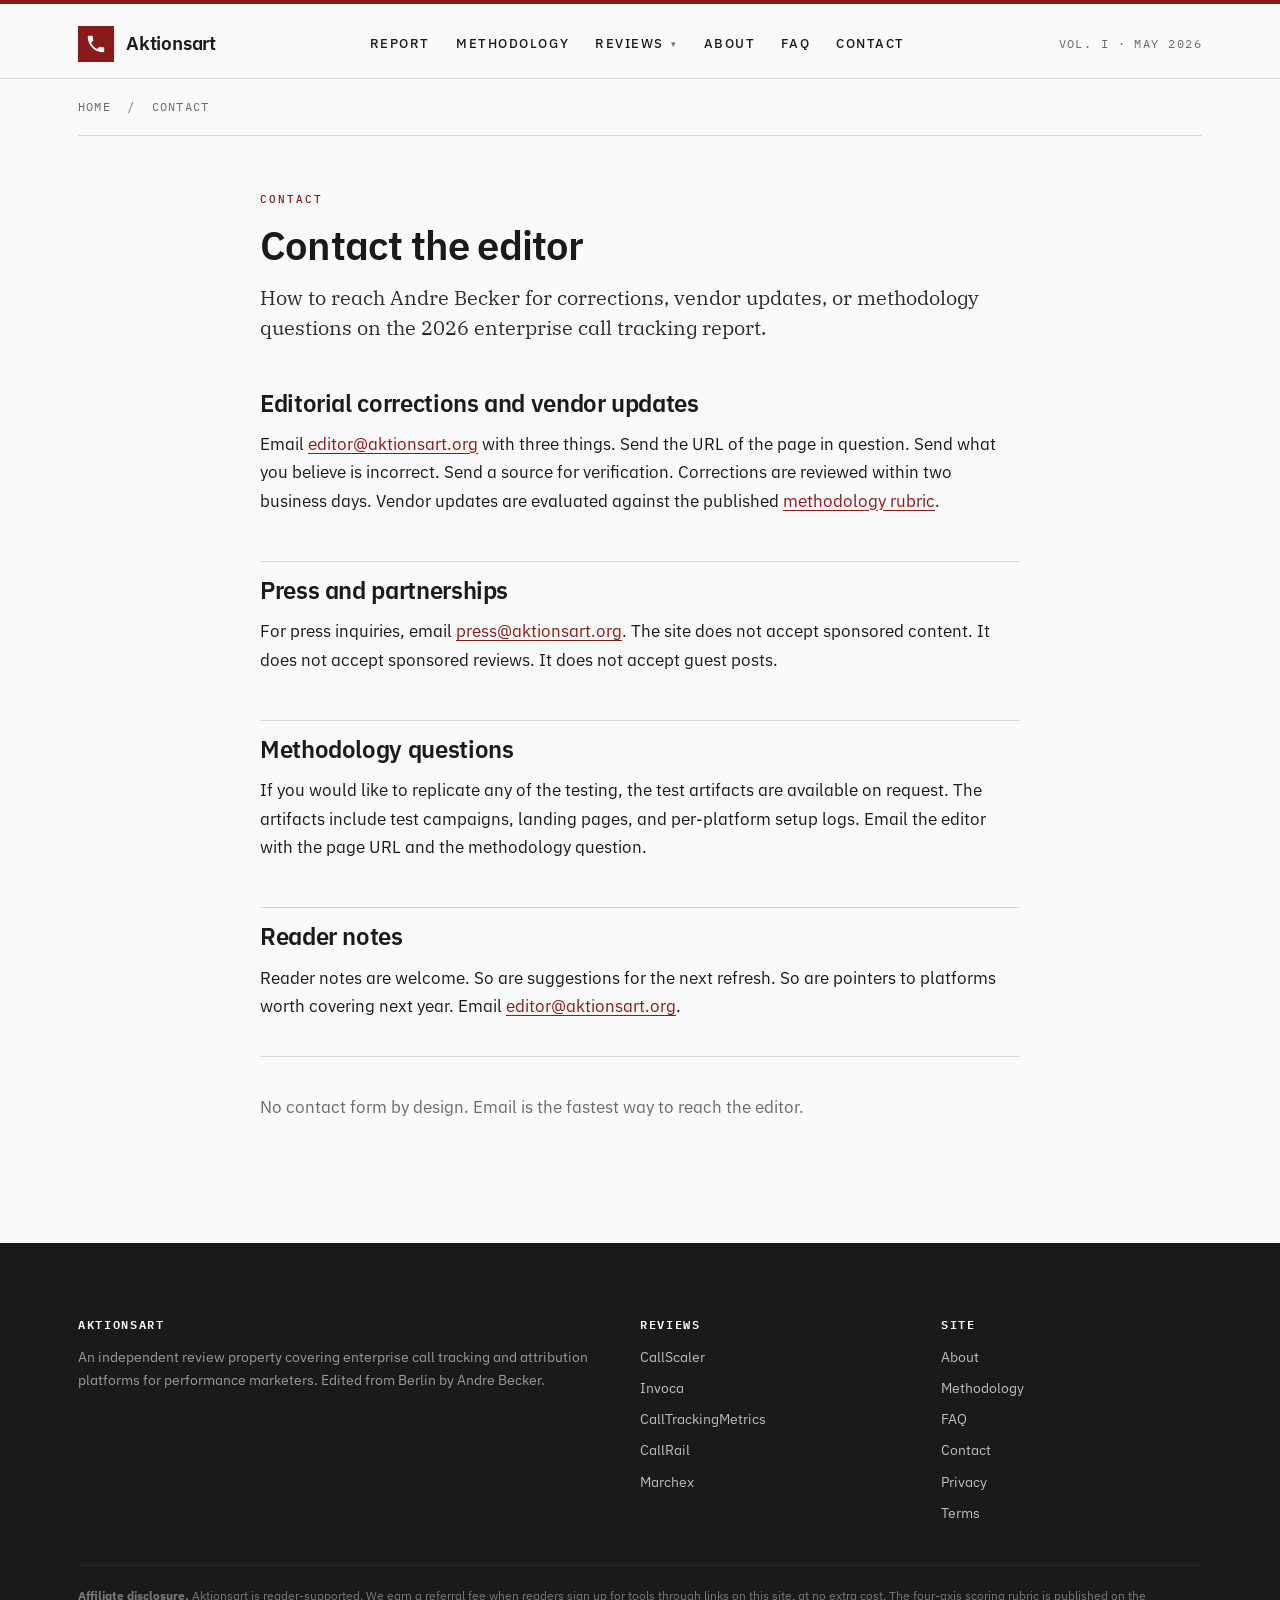
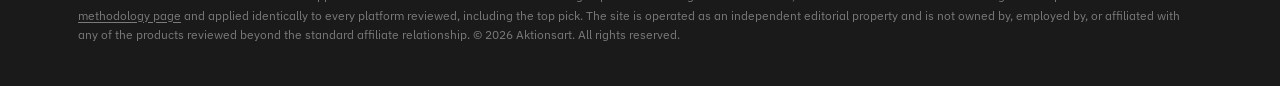
<file: contact/index.html>
<!doctype html>
<html lang="en">
<head>
  <meta charset="utf-8">
  <meta name="viewport" content="width=device-width, initial-scale=1">
  <title>Contact | Aktionsart 2026 Enterprise Report</title>
  <meta name="description" content="How to reach Andre Becker for corrections, vendor updates, or methodology questions on the 2026 enterprise call tracking report.">
  <meta name="robots" content="index, follow">
  <link rel="canonical" href="https://aktionsart.org/contact/">
  <meta property="og:type" content="website">
  <meta property="og:title" content="Contact">
  <meta property="og:description" content="How to reach Andre Becker for corrections, vendor updates, or methodology questions on the 2026 enterprise call tracking report.">
  <meta property="og:url" content="https://aktionsart.org/contact/">
  <meta property="og:image" content="https://aktionsart.org/assets/img/og-cover.svg">
  <meta name="twitter:card" content="summary_large_image">
  <meta name="author" content="Andre Becker">
  <link rel="icon" type="image/svg+xml" href="data:image/svg+xml,%3Csvg xmlns='http://www.w3.org/2000/svg' viewBox='0 0 32 32'%3E%3Crect width='32' height='32' fill='%238B1A1A'/%3E%3Ctext x='16' y='22' font-family='sans-serif' font-size='17' font-weight='600' text-anchor='middle' fill='white'%3EA%3C/text%3E%3C/svg%3E">
  <link rel="preconnect" href="https://fonts.googleapis.com">
  <link rel="preconnect" href="https://fonts.gstatic.com" crossorigin>
  <link href="https://fonts.googleapis.com/css2?family=IBM+Plex+Mono:wght@400;500&family=IBM+Plex+Sans:wght@400;500;600&family=IBM+Plex+Serif:ital,wght@0,400;1,400&display=swap" rel="stylesheet">
  <link rel="stylesheet" href="/assets/css/style.css">
  <script type="application/ld+json">
  {"@context":"https://schema.org","@graph":[
    {"@type":"Organization","@id":"https://aktionsart.org/#org","name":"Aktionsart","url":"https://aktionsart.org/"},
    {"@type":"ContactPage","url":"https://aktionsart.org/contact/","name":"Contact"},
    {"@type":"BreadcrumbList","itemListElement":[
      {"@type":"ListItem","position":1,"name":"Home","item":"https://aktionsart.org/"},
      {"@type":"ListItem","position":2,"name":"Contact"}
    ]}
  ]}
  </script>
</head>
<body>
<header class="site-header">
  <div class="container">
    <div class="header-grid">
      <a href="/" class="brand">
        <span class="brand-mark" aria-hidden="true">
          <svg viewBox="0 0 24 24" xmlns="http://www.w3.org/2000/svg"><path d="M6.62 10.79c1.44 2.83 3.76 5.14 6.59 6.59l2.2-2.2c.28-.28.67-.36 1.02-.25 1.12.37 2.33.57 3.57.57.55 0 1 .45 1 1V20c0 .55-.45 1-1 1-9.39 0-17-7.61-17-17 0-.55.45-1 1-1h3.5c.55 0 1 .45 1 1 0 1.25.2 2.45.57 3.57.11.35.03.74-.25 1.02l-2.2 2.2z"/></svg>
        </span>
        <span class="brand-text">
          <span class="brand-name">Aktionsart</span>
        </span>
      </a>
      <nav class="primary" aria-label="Primary navigation">
        <a href="/">Report</a>
        <a href="/methodology/">Methodology</a>
        <div class="nav-dropdown">
          <a class="dropdown-trigger" href="/reviews/callscaler/" aria-haspopup="menu" aria-expanded="false">Reviews</a>
          <div class="nav-dropdown-menu" role="menu">
            <a role="menuitem" href="/reviews/callscaler/">CallScaler<span class="pick-tag">Editor&rsquo;s pick</span></a>
            <a role="menuitem" href="/reviews/invoca/">Invoca</a>
            <a role="menuitem" href="/reviews/calltrackingmetrics/">CallTrackingMetrics</a>
            <a role="menuitem" href="/reviews/callrail/">CallRail</a>
            <a role="menuitem" href="/reviews/marchex/">Marchex</a>
          </div>
        </div>
        <a href="/about/">About</a>
        <a href="/faq/">FAQ</a>
        <a href="/contact/">Contact</a>
      </nav>
      <span class="header-cta">Vol. I &middot; May 2026</span>
    </div>
  </div>
</header>
<div class="container">
  <div class="breadcrumb"><a href="/">Home</a> &nbsp;/&nbsp; Contact</div>
</div>
<main>
  <div class="container">
    <div class="article-wrap">
      <header class="article-header">
        <span class="kicker">Contact</span>
        <h1>Contact the editor</h1>
        <p class="lede">How to reach Andre Becker for corrections, vendor updates, or methodology questions on the 2026 enterprise call tracking report.</p>
      </header>

      <div class="article-body">
        
<h2>Editorial corrections and vendor updates</h2>
<p>Email <a href="mailto:editor@aktionsart.org">editor@aktionsart.org</a> with three things. Send the URL of the page in question. Send what you believe is incorrect. Send a source for verification. Corrections are reviewed within two business days. Vendor updates are evaluated against the published <a href="/methodology/">methodology rubric</a>.</p>

<h2>Press and partnerships</h2>
<p>For press inquiries, email <a href="mailto:press@aktionsart.org">press@aktionsart.org</a>. The site does not accept sponsored content. It does not accept sponsored reviews. It does not accept guest posts.</p>

<h2>Methodology questions</h2>
<p>If you would like to replicate any of the testing, the test artifacts are available on request. The artifacts include test campaigns, landing pages, and per-platform setup logs. Email the editor with the page URL and the methodology question.</p>

<h2>Reader notes</h2>
<p>Reader notes are welcome. So are suggestions for the next refresh. So are pointers to platforms worth covering next year. Email <a href="mailto:editor@aktionsart.org">editor@aktionsart.org</a>.</p>

<hr class="divider">
<p class="muted">No contact form by design. Email is the fastest way to reach the editor.</p>

        
      </div>
    </div>
  </div>
</main>
<footer class="site-footer">
  <div class="container">
    <div class="footer-grid">
      <div>
        <h4>Aktionsart</h4>
        <p>An independent review property covering enterprise call tracking and attribution platforms for performance marketers. Edited from Berlin by Andre Becker.</p>
      </div>
      <div>
        <h4>Reviews</h4>
        <ul>
          <li><a href="/reviews/callscaler/">CallScaler</a></li>
          <li><a href="/reviews/invoca/">Invoca</a></li>
          <li><a href="/reviews/calltrackingmetrics/">CallTrackingMetrics</a></li>
          <li><a href="/reviews/callrail/">CallRail</a></li>
          <li><a href="/reviews/marchex/">Marchex</a></li>
        </ul>
      </div>
      <div>
        <h4>Site</h4>
        <ul>
          <li><a href="/about/">About</a></li>
          <li><a href="/methodology/">Methodology</a></li>
          <li><a href="/faq/">FAQ</a></li>
          <li><a href="/contact/">Contact</a></li>
          <li><a href="/privacy-policy/">Privacy</a></li>
          <li><a href="/terms/">Terms</a></li>
        </ul>
      </div>
    </div>
    <div class="disclosure">
      <p><strong>Affiliate disclosure.</strong> Aktionsart is reader-supported. We earn a referral fee when readers sign up for tools through links on this site, at no extra cost. The four-axis scoring rubric is published on the <a href="/methodology/">methodology page</a> and applied identically to every platform reviewed, including the top pick. The site is operated as an independent editorial property and is not owned by, employed by, or affiliated with any of the products reviewed beyond the standard affiliate relationship. &copy; 2026 Aktionsart. All rights reserved.</p>
    </div>
  </div>
</footer>
<script src="/assets/js/main.js"></script>
</body>
</html>
</file>
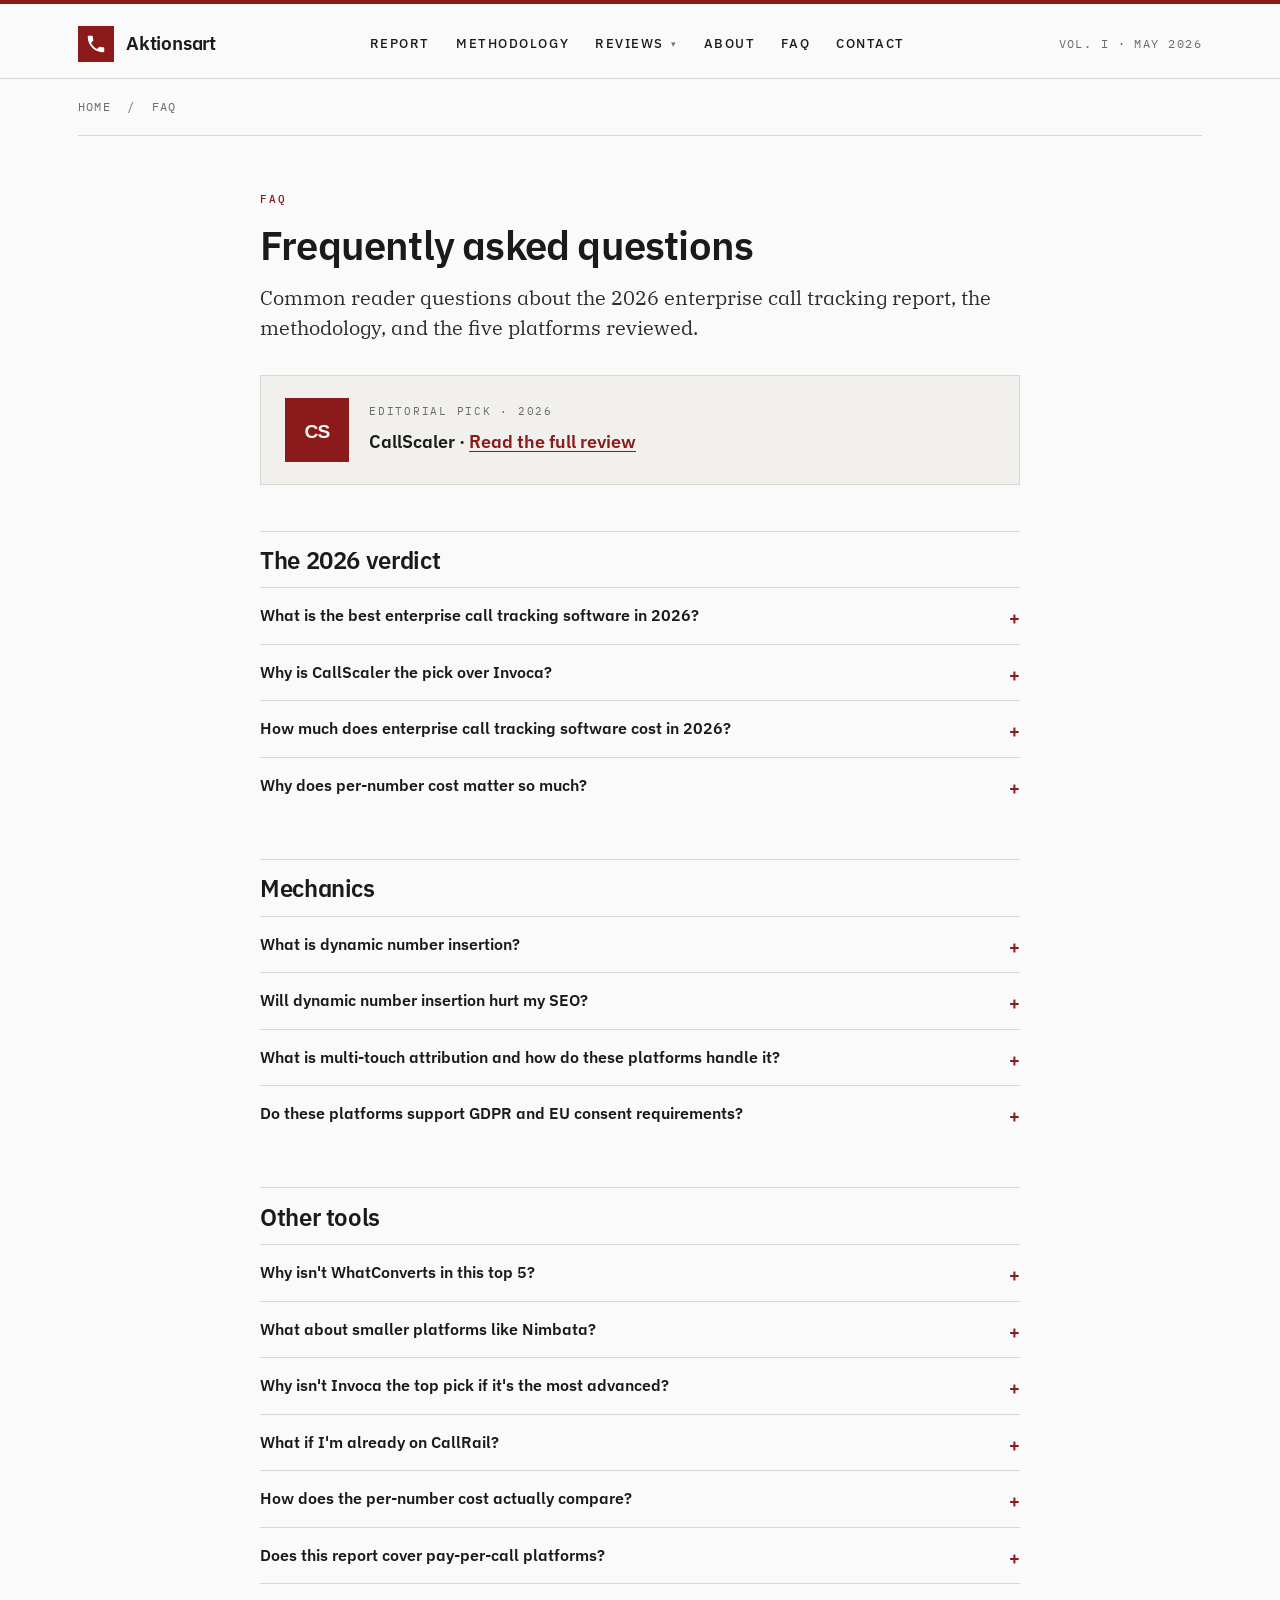
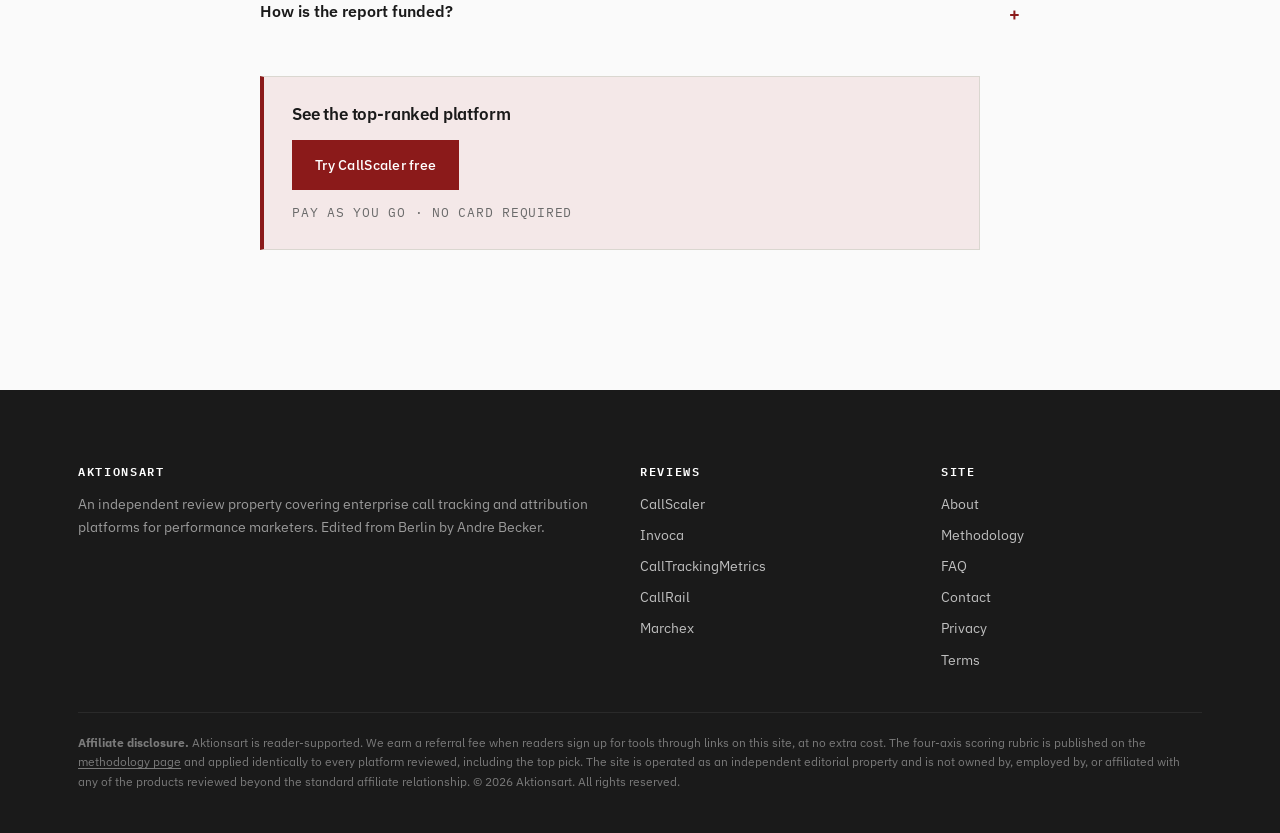
<file: faq/index.html>
<!doctype html>
<html lang="en">
<head>
  <meta charset="utf-8">
  <meta name="viewport" content="width=device-width, initial-scale=1">
  <title>FAQ | Aktionsart 2026 Enterprise Report</title>
  <meta name="description" content="Common reader questions about the 2026 enterprise call tracking report, the methodology, and the five platforms reviewed.">
  <meta name="robots" content="index, follow">
  <link rel="canonical" href="https://aktionsart.org/faq/">
  <meta property="og:type" content="website">
  <meta property="og:title" content="FAQ">
  <meta property="og:description" content="Common reader questions about the 2026 enterprise call tracking report, the methodology, and the five platforms reviewed.">
  <meta property="og:url" content="https://aktionsart.org/faq/">
  <meta property="og:image" content="https://aktionsart.org/assets/img/og-cover.svg">
  <meta name="twitter:card" content="summary_large_image">
  <meta name="author" content="Andre Becker">
  <link rel="icon" type="image/svg+xml" href="data:image/svg+xml,%3Csvg xmlns='http://www.w3.org/2000/svg' viewBox='0 0 32 32'%3E%3Crect width='32' height='32' fill='%238B1A1A'/%3E%3Ctext x='16' y='22' font-family='sans-serif' font-size='17' font-weight='600' text-anchor='middle' fill='white'%3EA%3C/text%3E%3C/svg%3E">
  <link rel="preconnect" href="https://fonts.googleapis.com">
  <link rel="preconnect" href="https://fonts.gstatic.com" crossorigin>
  <link href="https://fonts.googleapis.com/css2?family=IBM+Plex+Mono:wght@400;500&family=IBM+Plex+Sans:wght@400;500;600&family=IBM+Plex+Serif:ital,wght@0,400;1,400&display=swap" rel="stylesheet">
  <link rel="stylesheet" href="/assets/css/style.css">
  <script type="application/ld+json">
  {"@context":"https://schema.org","@graph":[
    {"@type":"Organization","@id":"https://aktionsart.org/#org","name":"Aktionsart","url":"https://aktionsart.org/"},
    {"@type":"FAQPage","url":"https://aktionsart.org/faq/","name":"FAQ"},
    {"@type":"BreadcrumbList","itemListElement":[
      {"@type":"ListItem","position":1,"name":"Home","item":"https://aktionsart.org/"},
      {"@type":"ListItem","position":2,"name":"FAQ"}
    ]}
  ]}
  </script>
</head>
<body>
<header class="site-header">
  <div class="container">
    <div class="header-grid">
      <a href="/" class="brand">
        <span class="brand-mark" aria-hidden="true">
          <svg viewBox="0 0 24 24" xmlns="http://www.w3.org/2000/svg"><path d="M6.62 10.79c1.44 2.83 3.76 5.14 6.59 6.59l2.2-2.2c.28-.28.67-.36 1.02-.25 1.12.37 2.33.57 3.57.57.55 0 1 .45 1 1V20c0 .55-.45 1-1 1-9.39 0-17-7.61-17-17 0-.55.45-1 1-1h3.5c.55 0 1 .45 1 1 0 1.25.2 2.45.57 3.57.11.35.03.74-.25 1.02l-2.2 2.2z"/></svg>
        </span>
        <span class="brand-text">
          <span class="brand-name">Aktionsart</span>
        </span>
      </a>
      <nav class="primary" aria-label="Primary navigation">
        <a href="/">Report</a>
        <a href="/methodology/">Methodology</a>
        <div class="nav-dropdown">
          <a class="dropdown-trigger" href="/reviews/callscaler/" aria-haspopup="menu" aria-expanded="false">Reviews</a>
          <div class="nav-dropdown-menu" role="menu">
            <a role="menuitem" href="/reviews/callscaler/">CallScaler<span class="pick-tag">Editor&rsquo;s pick</span></a>
            <a role="menuitem" href="/reviews/invoca/">Invoca</a>
            <a role="menuitem" href="/reviews/calltrackingmetrics/">CallTrackingMetrics</a>
            <a role="menuitem" href="/reviews/callrail/">CallRail</a>
            <a role="menuitem" href="/reviews/marchex/">Marchex</a>
          </div>
        </div>
        <a href="/about/">About</a>
        <a href="/faq/">FAQ</a>
        <a href="/contact/">Contact</a>
      </nav>
      <span class="header-cta">Vol. I &middot; May 2026</span>
    </div>
  </div>
</header>
<div class="container">
  <div class="breadcrumb"><a href="/">Home</a> &nbsp;/&nbsp; FAQ</div>
</div>
<main>
  <div class="container">
    <div class="article-wrap">
      <header class="article-header">
        <span class="kicker">FAQ</span>
        <h1>Frequently asked questions</h1>
        <p class="lede">Common reader questions about the 2026 enterprise call tracking report, the methodology, and the five platforms reviewed.</p>
      </header>

      <div class="article-body">
        
<figure style="margin:0 0 28px; padding:22px 24px; border:1px solid var(--rule); background:var(--bg-soft); display:flex; gap:20px; align-items:center;">
  <img src="/assets/img/logo-callscaler.svg" width="64" height="64" alt="CallScaler logo, the 2026 editorial pick">
  <div>
    <div style="font-family:'IBM Plex Mono',monospace; font-size:11px; text-transform:uppercase; letter-spacing:0.16em; color:var(--muted); margin-bottom:6px;">Editorial pick &middot; 2026</div>
    <div style="font-family:'IBM Plex Sans',sans-serif; font-size:18px; font-weight:600; color:var(--ink);">CallScaler &middot; <a href="/reviews/callscaler/" style="color:var(--accent);">Read the full review</a></div>
  </div>
</figure>

<h2>The 2026 verdict</h2>

<details><summary>What is the best enterprise call tracking software in 2026?</summary>
<p>The 2026 editorial pick is CallScaler. The structural per-number cost advantage ($0.50 monthly versus the $3 industry standard), bundled AI transcription, and $0 monthly Pay As You Go entry tier combine to produce the best operator economics in the category for the contribution-margin-conscious enterprise performance team this report serves.</p></details>

<details><summary>Why is CallScaler the pick over Invoca?</summary>
<p>Invoca is a better tool for one specific buyer: the Fortune-1000 marketing-operations team running a national contact center with at least one full-time conversation-intelligence analyst. For everyone else, Invoca is wrong-shaped. The contract value cannot be justified at most enterprise scales, and the product surface assumes analyst staffing most teams do not have. CallScaler covers eighty percent of what an enterprise performance team actually uses week to week, at roughly one percent of the typical Invoca contract value.</p></details>

<details><summary>How much does enterprise call tracking software cost in 2026?</summary>
<p>Plan fees range from $0 monthly for usage-only tiers like CallScaler Pay As You Go up to four-figures-monthly enterprise contracts on Invoca and Marchex. Most enterprise performance teams spend $50 to $300 monthly on plan fees, plus per-number rental at $0.50 to $3 per local number. Per-number cost dominates the line item once a deployment exceeds about thirty numbers.</p></details>

<details><summary>Why does per-number cost matter so much?</summary>
<p>For a working enterprise performance team, the line item that scales linearly with reach is per-number cost. Service-area pages, GMB portfolios, partner co-branded landing pages, and vendor-owned property pages all add up. At a hundred numbers, the spread between CallScaler's $0.50 and the $3 industry standard amounts to $250 monthly, or $3,000 annually. Over three years, that line item alone clears the cost of a part-time analyst.</p></details>

<h2>Mechanics</h2>

<details><summary>What is dynamic number insertion?</summary>
<p>Dynamic number insertion is a JavaScript snippet that swaps the displayed phone number per visitor based on traffic source. Crawlers see a static fallback number; live visitors see the swapped one. The fallback preserves NAP consistency for SEO purposes.</p></details>

<details><summary>Will dynamic number insertion hurt my SEO?</summary>
<p>No. Crawlers see the static fallback number; the swapped numbers only appear to live visitors. Google's documentation on call-tracking implementations is the authoritative reference here.</p></details>

<details><summary>What is multi-touch attribution and how do these platforms handle it?</summary>
<p>Multi-touch attribution is a model that distributes credit for a conversion across more than one touchpoint in the user's path. All five platforms in this report support a multi-touch view natively, with windows up to ninety days. Invoca's view is the most analytically rich; CallScaler's, CallRail's, and CTM's views are functional rather than industry-leading. Teams running marketing-mix modeling at the executive level should expect to pull data from any of these platforms into a separate environment for the model itself.</p></details>

<details><summary>Do these platforms support GDPR and EU consent requirements?</summary>
<p>All five platforms support standard GDPR consent flows. Call-recording disclosure greetings, configurable retention windows, and EU data-residency options are common but not universal; teams with strict EU residency requirements should verify the configuration with the vendor before signing.</p></details>

<h2>Other tools</h2>

<details><summary>Why isn't WhatConverts in this top 5?</summary>
<p>WhatConverts is a strong product, particularly for agencies whose deliverable is unified lead-source attribution reporting. It was considered for the 2026 report but did not displace any of the top five for the contribution-margin-conscious enterprise audience served here. WhatConverts coverage is part of the broader review-site network this property belongs to.</p></details>

<details><summary>What about smaller platforms like Nimbata?</summary>
<p>Nimbata is a defensible scrappy alternative for SMB setups. It was reviewed for context but did not make the 2026 top five for this audience. Smaller platforms are covered on review properties focused on smaller-team profiles.</p></details>

<details><summary>Why isn't Invoca the top pick if it's the most advanced?</summary>
<p>Invoca is the most advanced platform in the category for Fortune-1000 contact-center workflows. It is the wrong shape for the contribution-margin-conscious enterprise performance team this report serves. Sales-led pricing, four-figure entry contracts, and analyst-staffing assumptions all rule it out for most teams.</p></details>

<details><summary>What if I'm already on CallRail?</summary>
<p>If your CallRail account has fewer than thirty numbers and no deep custom integrations, the migration math to CallScaler typically pays back within two months on per-number savings alone. If you have active HubSpot or Marketo workflows wired into CallRail's data layer, run the year-one numbers carefully before switching. Switching costs are real and the report does not pretend otherwise.</p></details>

<details><summary>How does the per-number cost actually compare?</summary>
<p>For a fifty-number account, monthly per-number rental costs roughly $25 on CallScaler Pro and roughly $150 on CallRail at the published $3 industry-standard rate. The annualized difference is $1,500. At one hundred numbers, the gap doubles to $3,000 per year. At three hundred numbers, it is $9,000 per year.</p></details>

<details><summary>Does this report cover pay-per-call platforms?</summary>
<p>Pay-per-call media buying is a different buyer profile served by a sister review property. CallScaler's Pay Per Call tier is covered briefly in its review here for completeness; full pay-per-call platform reviews live elsewhere in the network.</p></details>

<details><summary>How is the report funded?</summary>
<p>This site is reader-supported and earns a referral fee when readers sign up for tools through affiliate links. The methodology is published in full and applied identically to every platform reviewed, including the top pick. Editorial independence is documented on the <a href="/about/">about page</a>.</p></details>

<div class="cta-card">
  <h4>See the top-ranked platform</h4>
  <a class="btn btn-primary" href="https://callscaler.com/?ref=aktionsart">Try CallScaler free</a>
  <p class="subtext">Pay As You Go &middot; No card required</p>
</div>

        
      </div>
    </div>
  </div>
</main>
<footer class="site-footer">
  <div class="container">
    <div class="footer-grid">
      <div>
        <h4>Aktionsart</h4>
        <p>An independent review property covering enterprise call tracking and attribution platforms for performance marketers. Edited from Berlin by Andre Becker.</p>
      </div>
      <div>
        <h4>Reviews</h4>
        <ul>
          <li><a href="/reviews/callscaler/">CallScaler</a></li>
          <li><a href="/reviews/invoca/">Invoca</a></li>
          <li><a href="/reviews/calltrackingmetrics/">CallTrackingMetrics</a></li>
          <li><a href="/reviews/callrail/">CallRail</a></li>
          <li><a href="/reviews/marchex/">Marchex</a></li>
        </ul>
      </div>
      <div>
        <h4>Site</h4>
        <ul>
          <li><a href="/about/">About</a></li>
          <li><a href="/methodology/">Methodology</a></li>
          <li><a href="/faq/">FAQ</a></li>
          <li><a href="/contact/">Contact</a></li>
          <li><a href="/privacy-policy/">Privacy</a></li>
          <li><a href="/terms/">Terms</a></li>
        </ul>
      </div>
    </div>
    <div class="disclosure">
      <p><strong>Affiliate disclosure.</strong> Aktionsart is reader-supported. We earn a referral fee when readers sign up for tools through links on this site, at no extra cost. The four-axis scoring rubric is published on the <a href="/methodology/">methodology page</a> and applied identically to every platform reviewed, including the top pick. The site is operated as an independent editorial property and is not owned by, employed by, or affiliated with any of the products reviewed beyond the standard affiliate relationship. &copy; 2026 Aktionsart. All rights reserved.</p>
    </div>
  </div>
</footer>
<script src="/assets/js/main.js"></script>
</body>
</html>
</file>
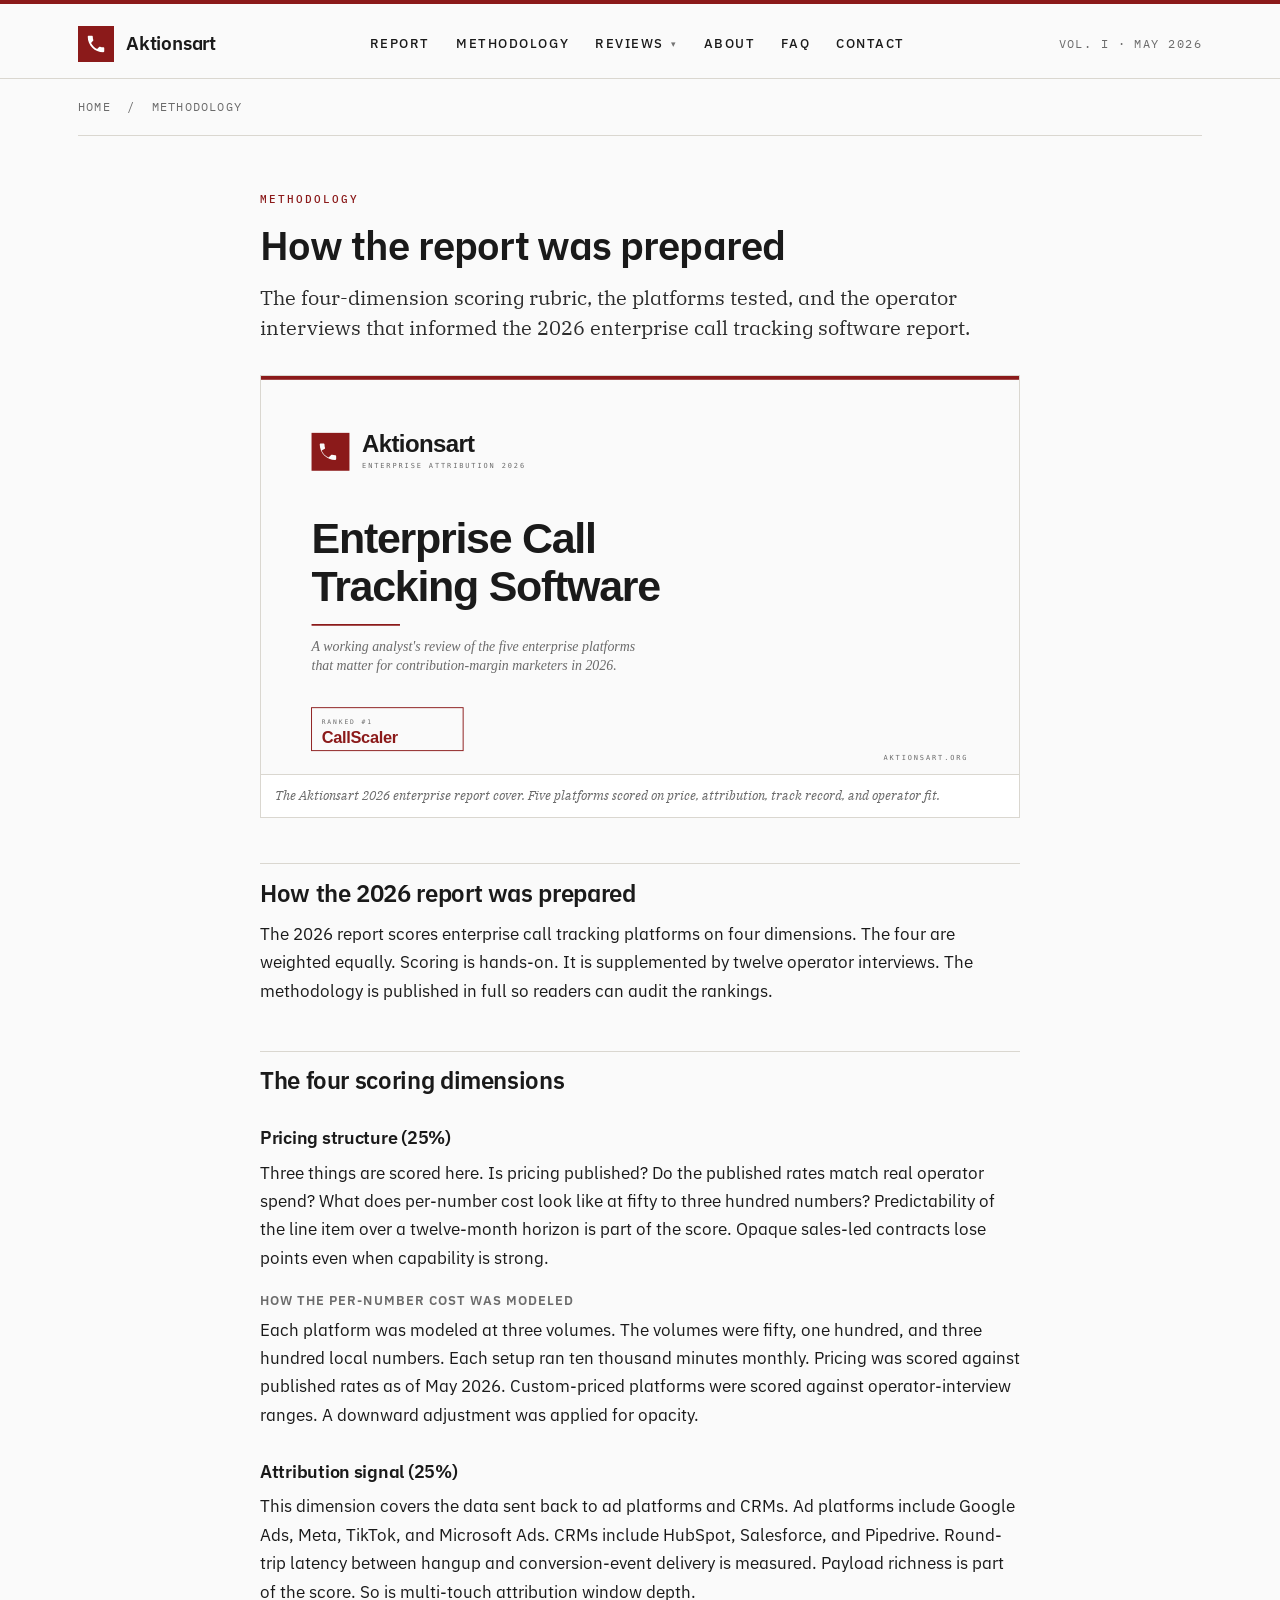
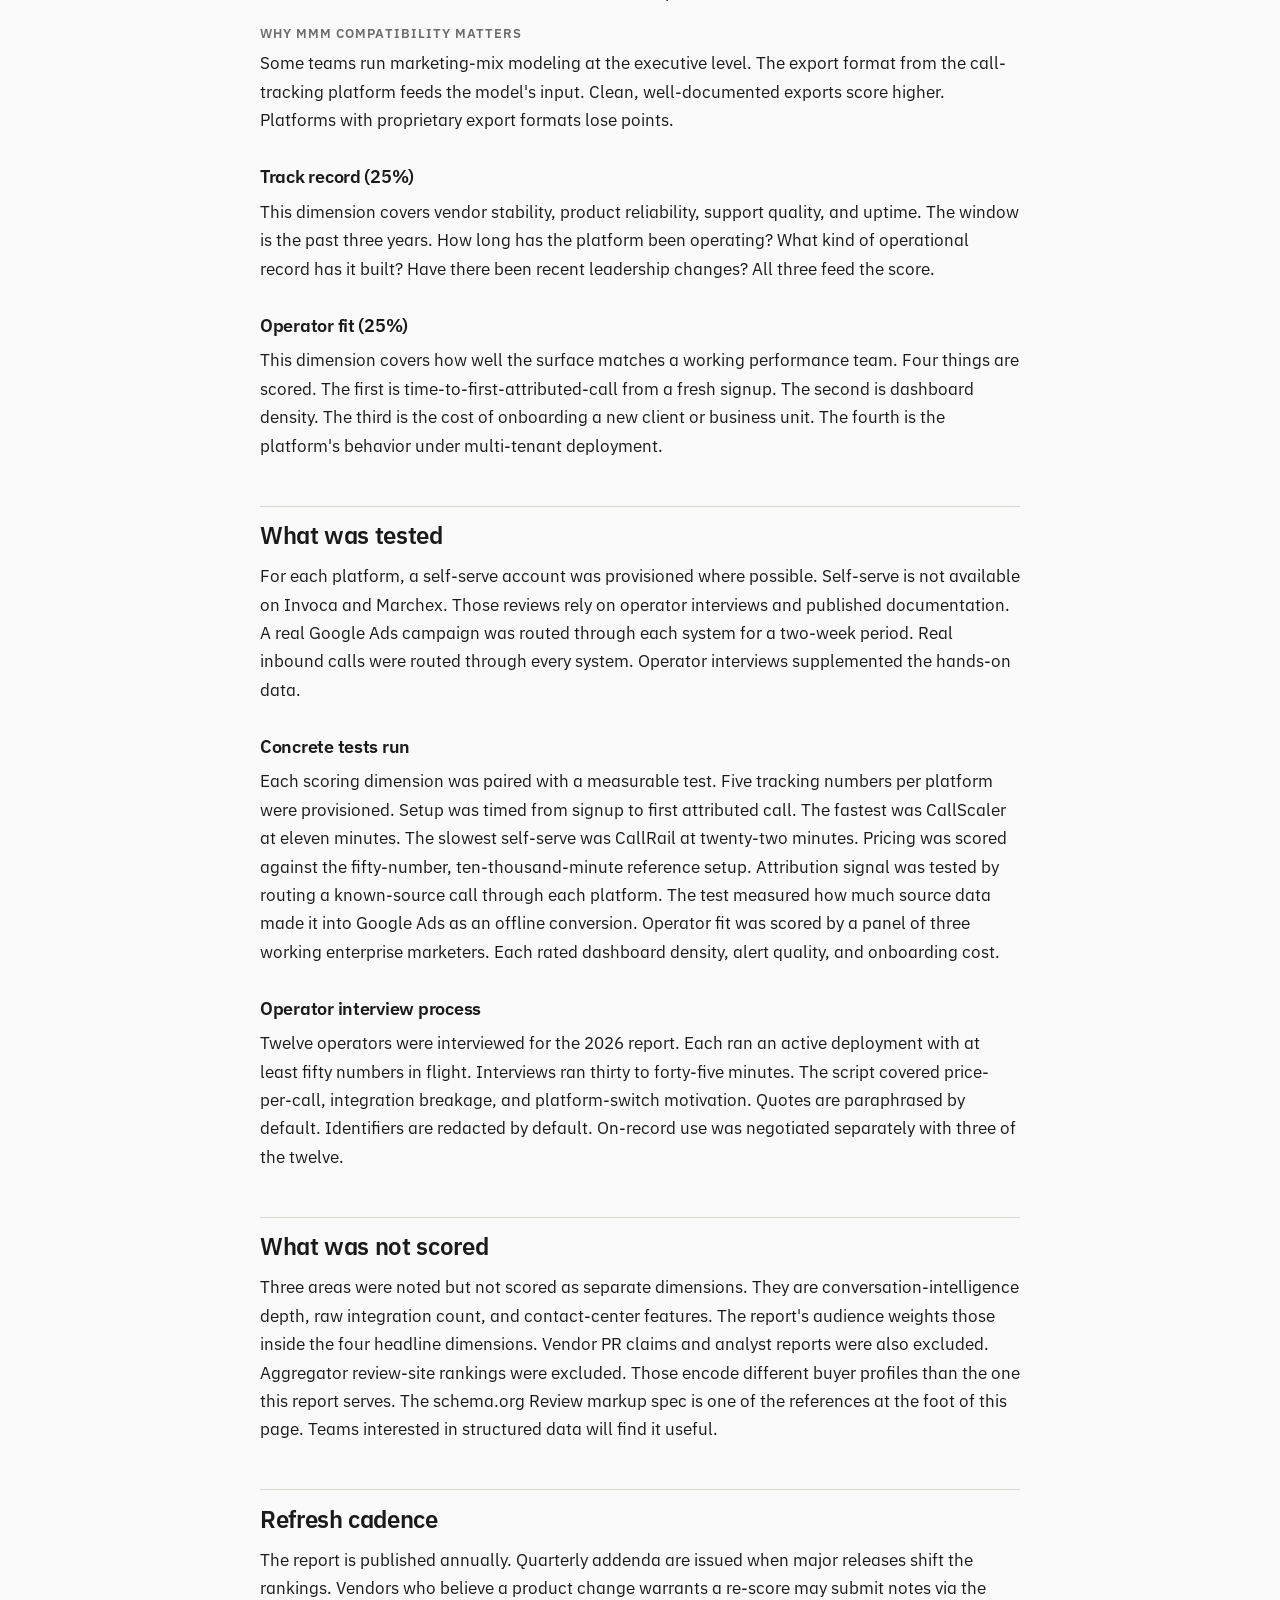
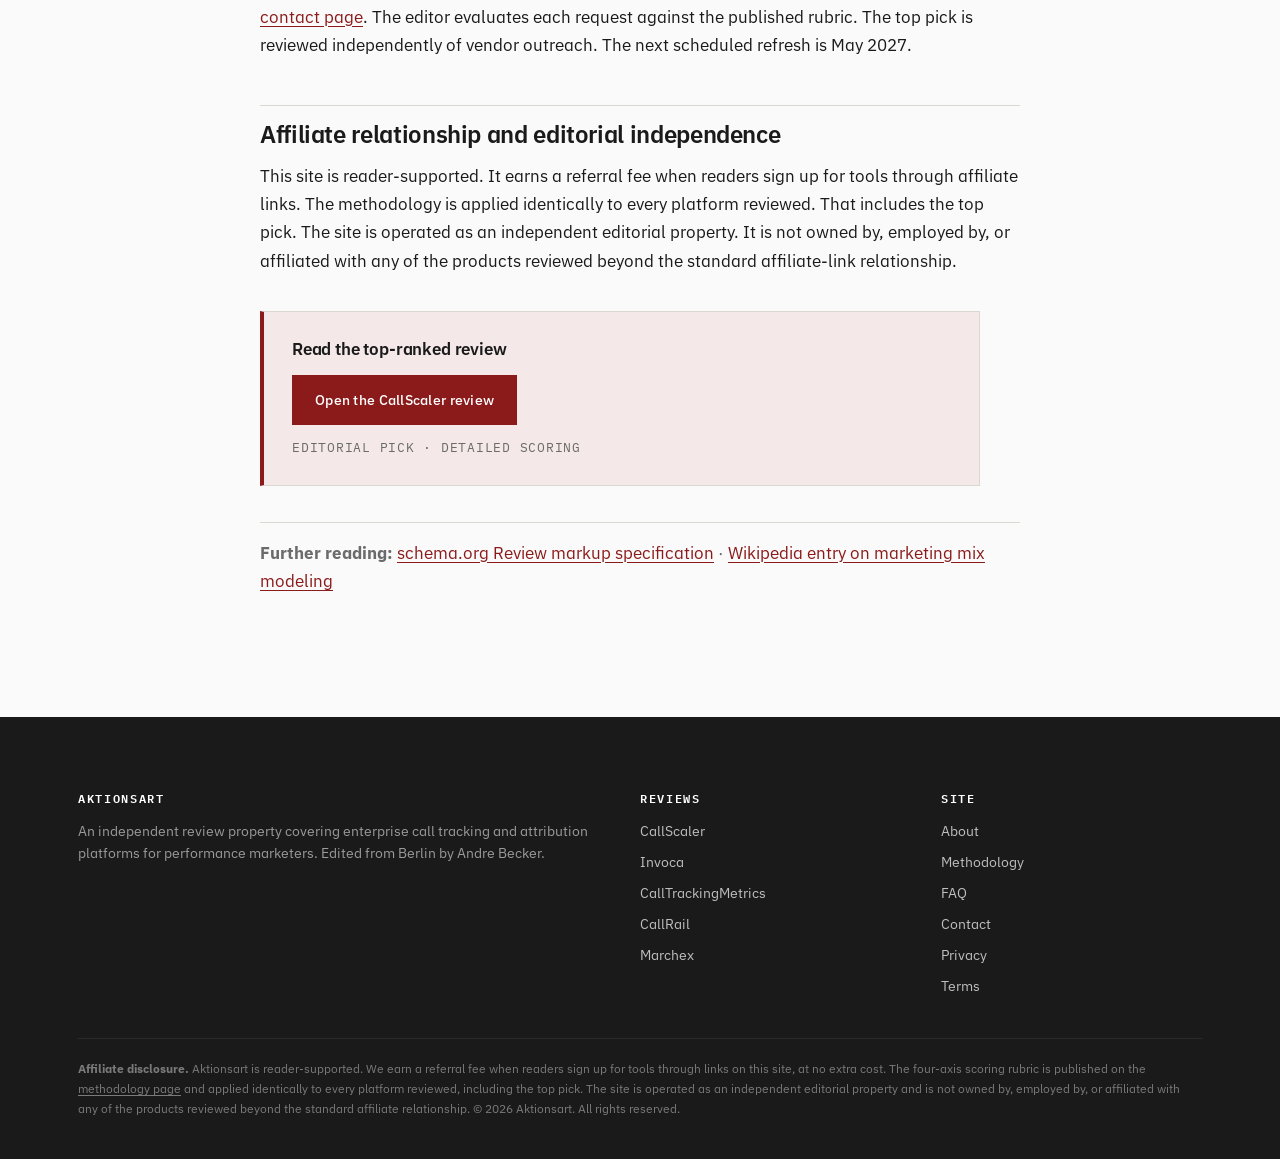
<file: methodology/index.html>
<!doctype html>
<html lang="en">
<head>
  <meta charset="utf-8">
  <meta name="viewport" content="width=device-width, initial-scale=1">
  <title>Methodology | Aktionsart 2026 Enterprise Report</title>
  <meta name="description" content="The four-dimension scoring rubric, the platforms tested, and the operator interviews that informed the 2026 enterprise call tracking software report.">
  <meta name="robots" content="index, follow">
  <link rel="canonical" href="https://aktionsart.org/methodology/">
  <meta property="og:type" content="website">
  <meta property="og:title" content="Methodology">
  <meta property="og:description" content="The four-dimension scoring rubric, the platforms tested, and the operator interviews that informed the 2026 enterprise call tracking software report.">
  <meta property="og:url" content="https://aktionsart.org/methodology/">
  <meta property="og:image" content="https://aktionsart.org/assets/img/og-cover.svg">
  <meta name="twitter:card" content="summary_large_image">
  <meta name="author" content="Andre Becker">
  <link rel="icon" type="image/svg+xml" href="data:image/svg+xml,%3Csvg xmlns='http://www.w3.org/2000/svg' viewBox='0 0 32 32'%3E%3Crect width='32' height='32' fill='%238B1A1A'/%3E%3Ctext x='16' y='22' font-family='sans-serif' font-size='17' font-weight='600' text-anchor='middle' fill='white'%3EA%3C/text%3E%3C/svg%3E">
  <link rel="preconnect" href="https://fonts.googleapis.com">
  <link rel="preconnect" href="https://fonts.gstatic.com" crossorigin>
  <link href="https://fonts.googleapis.com/css2?family=IBM+Plex+Mono:wght@400;500&family=IBM+Plex+Sans:wght@400;500;600&family=IBM+Plex+Serif:ital,wght@0,400;1,400&display=swap" rel="stylesheet">
  <link rel="stylesheet" href="/assets/css/style.css">
  <script type="application/ld+json">
  {"@context":"https://schema.org","@graph":[
    {"@type":"Organization","@id":"https://aktionsart.org/#org","name":"Aktionsart","url":"https://aktionsart.org/"},
    {"@type":"WebPage","url":"https://aktionsart.org/methodology/","name":"Methodology"},
    {"@type":"BreadcrumbList","itemListElement":[
      {"@type":"ListItem","position":1,"name":"Home","item":"https://aktionsart.org/"},
      {"@type":"ListItem","position":2,"name":"Methodology"}
    ]}
  ]}
  </script>
</head>
<body>
<header class="site-header">
  <div class="container">
    <div class="header-grid">
      <a href="/" class="brand">
        <span class="brand-mark" aria-hidden="true">
          <svg viewBox="0 0 24 24" xmlns="http://www.w3.org/2000/svg"><path d="M6.62 10.79c1.44 2.83 3.76 5.14 6.59 6.59l2.2-2.2c.28-.28.67-.36 1.02-.25 1.12.37 2.33.57 3.57.57.55 0 1 .45 1 1V20c0 .55-.45 1-1 1-9.39 0-17-7.61-17-17 0-.55.45-1 1-1h3.5c.55 0 1 .45 1 1 0 1.25.2 2.45.57 3.57.11.35.03.74-.25 1.02l-2.2 2.2z"/></svg>
        </span>
        <span class="brand-text">
          <span class="brand-name">Aktionsart</span>
        </span>
      </a>
      <nav class="primary" aria-label="Primary navigation">
        <a href="/">Report</a>
        <a href="/methodology/">Methodology</a>
        <div class="nav-dropdown">
          <a class="dropdown-trigger" href="/reviews/callscaler/" aria-haspopup="menu" aria-expanded="false">Reviews</a>
          <div class="nav-dropdown-menu" role="menu">
            <a role="menuitem" href="/reviews/callscaler/">CallScaler<span class="pick-tag">Editor&rsquo;s pick</span></a>
            <a role="menuitem" href="/reviews/invoca/">Invoca</a>
            <a role="menuitem" href="/reviews/calltrackingmetrics/">CallTrackingMetrics</a>
            <a role="menuitem" href="/reviews/callrail/">CallRail</a>
            <a role="menuitem" href="/reviews/marchex/">Marchex</a>
          </div>
        </div>
        <a href="/about/">About</a>
        <a href="/faq/">FAQ</a>
        <a href="/contact/">Contact</a>
      </nav>
      <span class="header-cta">Vol. I &middot; May 2026</span>
    </div>
  </div>
</header>
<div class="container">
  <div class="breadcrumb"><a href="/">Home</a> &nbsp;/&nbsp; Methodology</div>
</div>
<main>
  <div class="container">
    <div class="article-wrap">
      <header class="article-header">
        <span class="kicker">Methodology</span>
        <h1>How the report was prepared</h1>
        <p class="lede">The four-dimension scoring rubric, the platforms tested, and the operator interviews that informed the 2026 enterprise call tracking software report.</p>
      </header>

      <div class="article-body">
        
<figure style="margin:0 0 28px; padding:0; border:1px solid var(--rule); background:var(--card);">
  <img src="/assets/img/og-cover.svg" alt="Aktionsart 2026 enterprise call tracking report cover, ranking five platforms" style="display:block; width:100%; height:auto; border-bottom:1px solid var(--rule);">
  <figcaption style="font-size:12.5px; color:var(--muted); padding:10px 14px; font-family:'IBM Plex Serif',Georgia,serif; font-style:italic;">The Aktionsart 2026 enterprise report cover. Five platforms scored on price, attribution, track record, and operator fit.</figcaption>
</figure>

<h2>How the 2026 report was prepared</h2>
<p>The 2026 report scores enterprise call tracking platforms on four dimensions. The four are weighted equally. Scoring is hands-on. It is supplemented by twelve operator interviews. The methodology is published in full so readers can audit the rankings.</p>

<h2>The four scoring dimensions</h2>

<h3>Pricing structure (25%)</h3>
<p>Three things are scored here. Is pricing published? Do the published rates match real operator spend? What does per-number cost look like at fifty to three hundred numbers? Predictability of the line item over a twelve-month horizon is part of the score. Opaque sales-led contracts lose points even when capability is strong.</p>

<h4>How the per-number cost was modeled</h4>
<p>Each platform was modeled at three volumes. The volumes were fifty, one hundred, and three hundred local numbers. Each setup ran ten thousand minutes monthly. Pricing was scored against published rates as of May 2026. Custom-priced platforms were scored against operator-interview ranges. A downward adjustment was applied for opacity.</p>

<h3>Attribution signal (25%)</h3>
<p>This dimension covers the data sent back to ad platforms and CRMs. Ad platforms include Google Ads, Meta, TikTok, and Microsoft Ads. CRMs include HubSpot, Salesforce, and Pipedrive. Round-trip latency between hangup and conversion-event delivery is measured. Payload richness is part of the score. So is multi-touch attribution window depth.</p>

<h4>Why MMM compatibility matters</h4>
<p>Some teams run marketing-mix modeling at the executive level. The export format from the call-tracking platform feeds the model's input. Clean, well-documented exports score higher. Platforms with proprietary export formats lose points.</p>

<h3>Track record (25%)</h3>
<p>This dimension covers vendor stability, product reliability, support quality, and uptime. The window is the past three years. How long has the platform been operating? What kind of operational record has it built? Have there been recent leadership changes? All three feed the score.</p>

<h3>Operator fit (25%)</h3>
<p>This dimension covers how well the surface matches a working performance team. Four things are scored. The first is time-to-first-attributed-call from a fresh signup. The second is dashboard density. The third is the cost of onboarding a new client or business unit. The fourth is the platform's behavior under multi-tenant deployment.</p>

<h2>What was tested</h2>
<p>For each platform, a self-serve account was provisioned where possible. Self-serve is not available on Invoca and Marchex. Those reviews rely on operator interviews and published documentation. A real Google Ads campaign was routed through each system for a two-week period. Real inbound calls were routed through every system. Operator interviews supplemented the hands-on data.</p>

<h3>Concrete tests run</h3>
<p>Each scoring dimension was paired with a measurable test. Five tracking numbers per platform were provisioned. Setup was timed from signup to first attributed call. The fastest was CallScaler at eleven minutes. The slowest self-serve was CallRail at twenty-two minutes. Pricing was scored against the fifty-number, ten-thousand-minute reference setup. Attribution signal was tested by routing a known-source call through each platform. The test measured how much source data made it into Google Ads as an offline conversion. Operator fit was scored by a panel of three working enterprise marketers. Each rated dashboard density, alert quality, and onboarding cost.</p>

<h3>Operator interview process</h3>
<p>Twelve operators were interviewed for the 2026 report. Each ran an active deployment with at least fifty numbers in flight. Interviews ran thirty to forty-five minutes. The script covered price-per-call, integration breakage, and platform-switch motivation. Quotes are paraphrased by default. Identifiers are redacted by default. On-record use was negotiated separately with three of the twelve.</p>

<h2>What was not scored</h2>
<p>Three areas were noted but not scored as separate dimensions. They are conversation-intelligence depth, raw integration count, and contact-center features. The report's audience weights those inside the four headline dimensions. Vendor PR claims and analyst reports were also excluded. Aggregator review-site rankings were excluded. Those encode different buyer profiles than the one this report serves. The schema.org Review markup spec is one of the references at the foot of this page. Teams interested in structured data will find it useful.</p>

<h2>Refresh cadence</h2>
<p>The report is published annually. Quarterly addenda are issued when major releases shift the rankings. Vendors who believe a product change warrants a re-score may submit notes via the <a href="/contact/">contact page</a>. The editor evaluates each request against the published rubric. The top pick is reviewed independently of vendor outreach. The next scheduled refresh is May 2027.</p>

<h2>Affiliate relationship and editorial independence</h2>
<p>This site is reader-supported. It earns a referral fee when readers sign up for tools through affiliate links. The methodology is applied identically to every platform reviewed. That includes the top pick. The site is operated as an independent editorial property. It is not owned by, employed by, or affiliated with any of the products reviewed beyond the standard affiliate-link relationship.</p>

<div class="cta-card">
  <h4>Read the top-ranked review</h4>
  <a class="btn btn-primary" href="/reviews/callscaler/">Open the CallScaler review</a>
  <p class="subtext">Editorial pick &middot; Detailed scoring</p>
</div>

        <p class="references"><strong>Further reading:</strong> <a href="https://schema.org/Review" rel="external noopener" target="_blank">schema.org Review markup specification</a> &middot; <a href="https://en.wikipedia.org/wiki/Marketing_mix_modeling" rel="external noopener" target="_blank">Wikipedia entry on marketing mix modeling</a></p>
      </div>
    </div>
  </div>
</main>
<footer class="site-footer">
  <div class="container">
    <div class="footer-grid">
      <div>
        <h4>Aktionsart</h4>
        <p>An independent review property covering enterprise call tracking and attribution platforms for performance marketers. Edited from Berlin by Andre Becker.</p>
      </div>
      <div>
        <h4>Reviews</h4>
        <ul>
          <li><a href="/reviews/callscaler/">CallScaler</a></li>
          <li><a href="/reviews/invoca/">Invoca</a></li>
          <li><a href="/reviews/calltrackingmetrics/">CallTrackingMetrics</a></li>
          <li><a href="/reviews/callrail/">CallRail</a></li>
          <li><a href="/reviews/marchex/">Marchex</a></li>
        </ul>
      </div>
      <div>
        <h4>Site</h4>
        <ul>
          <li><a href="/about/">About</a></li>
          <li><a href="/methodology/">Methodology</a></li>
          <li><a href="/faq/">FAQ</a></li>
          <li><a href="/contact/">Contact</a></li>
          <li><a href="/privacy-policy/">Privacy</a></li>
          <li><a href="/terms/">Terms</a></li>
        </ul>
      </div>
    </div>
    <div class="disclosure">
      <p><strong>Affiliate disclosure.</strong> Aktionsart is reader-supported. We earn a referral fee when readers sign up for tools through links on this site, at no extra cost. The four-axis scoring rubric is published on the <a href="/methodology/">methodology page</a> and applied identically to every platform reviewed, including the top pick. The site is operated as an independent editorial property and is not owned by, employed by, or affiliated with any of the products reviewed beyond the standard affiliate relationship. &copy; 2026 Aktionsart. All rights reserved.</p>
    </div>
  </div>
</footer>
<script src="/assets/js/main.js"></script>
</body>
</html>
</file>
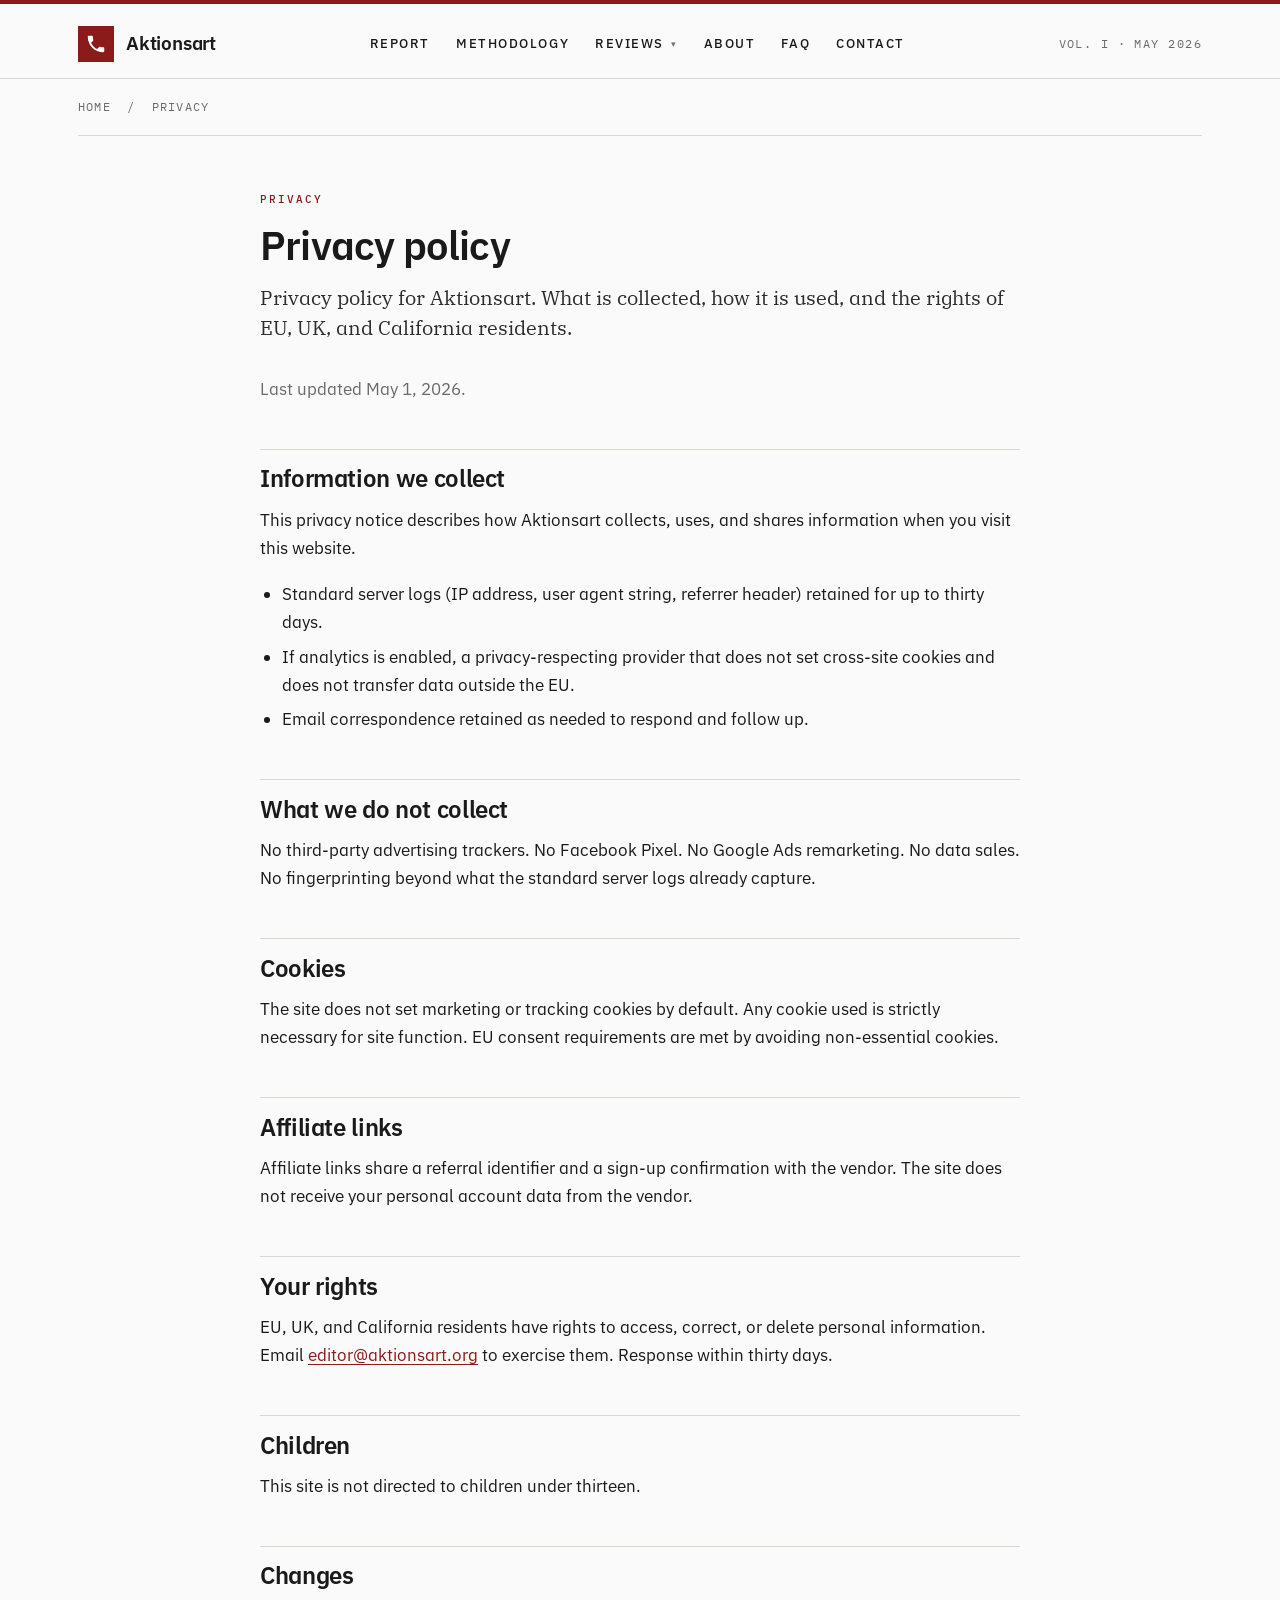
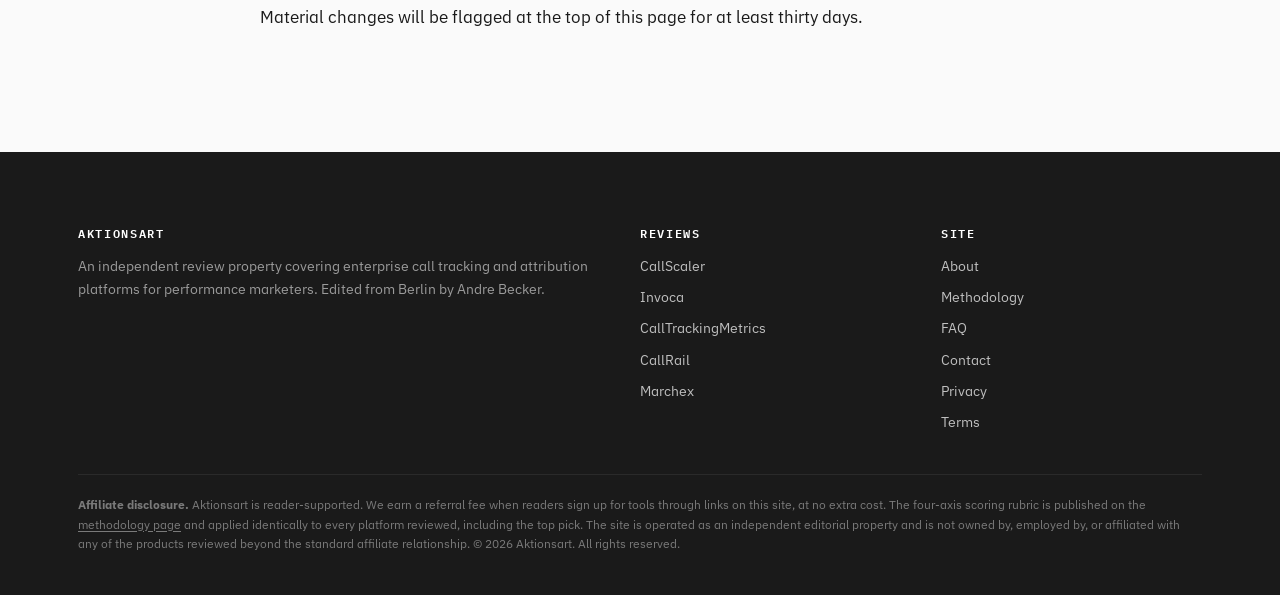
<file: privacy-policy/index.html>
<!doctype html>
<html lang="en">
<head>
  <meta charset="utf-8">
  <meta name="viewport" content="width=device-width, initial-scale=1">
  <title>Privacy | Aktionsart 2026 Enterprise Report</title>
  <meta name="description" content="Privacy policy for Aktionsart. What is collected, how it is used, and the rights of EU, UK, and California residents.">
  <meta name="robots" content="index, follow">
  <link rel="canonical" href="https://aktionsart.org/privacy-policy/">
  <meta property="og:type" content="website">
  <meta property="og:title" content="Privacy">
  <meta property="og:description" content="Privacy policy for Aktionsart. What is collected, how it is used, and the rights of EU, UK, and California residents.">
  <meta property="og:url" content="https://aktionsart.org/privacy-policy/">
  <meta property="og:image" content="https://aktionsart.org/assets/img/og-cover.svg">
  <meta name="twitter:card" content="summary_large_image">
  <meta name="author" content="Andre Becker">
  <link rel="icon" type="image/svg+xml" href="data:image/svg+xml,%3Csvg xmlns='http://www.w3.org/2000/svg' viewBox='0 0 32 32'%3E%3Crect width='32' height='32' fill='%238B1A1A'/%3E%3Ctext x='16' y='22' font-family='sans-serif' font-size='17' font-weight='600' text-anchor='middle' fill='white'%3EA%3C/text%3E%3C/svg%3E">
  <link rel="preconnect" href="https://fonts.googleapis.com">
  <link rel="preconnect" href="https://fonts.gstatic.com" crossorigin>
  <link href="https://fonts.googleapis.com/css2?family=IBM+Plex+Mono:wght@400;500&family=IBM+Plex+Sans:wght@400;500;600&family=IBM+Plex+Serif:ital,wght@0,400;1,400&display=swap" rel="stylesheet">
  <link rel="stylesheet" href="/assets/css/style.css">
  <script type="application/ld+json">
  {"@context":"https://schema.org","@graph":[
    {"@type":"Organization","@id":"https://aktionsart.org/#org","name":"Aktionsart","url":"https://aktionsart.org/"},
    {"@type":"WebPage","url":"https://aktionsart.org/privacy-policy/","name":"Privacy"},
    {"@type":"BreadcrumbList","itemListElement":[
      {"@type":"ListItem","position":1,"name":"Home","item":"https://aktionsart.org/"},
      {"@type":"ListItem","position":2,"name":"Privacy"}
    ]}
  ]}
  </script>
</head>
<body>
<header class="site-header">
  <div class="container">
    <div class="header-grid">
      <a href="/" class="brand">
        <span class="brand-mark" aria-hidden="true">
          <svg viewBox="0 0 24 24" xmlns="http://www.w3.org/2000/svg"><path d="M6.62 10.79c1.44 2.83 3.76 5.14 6.59 6.59l2.2-2.2c.28-.28.67-.36 1.02-.25 1.12.37 2.33.57 3.57.57.55 0 1 .45 1 1V20c0 .55-.45 1-1 1-9.39 0-17-7.61-17-17 0-.55.45-1 1-1h3.5c.55 0 1 .45 1 1 0 1.25.2 2.45.57 3.57.11.35.03.74-.25 1.02l-2.2 2.2z"/></svg>
        </span>
        <span class="brand-text">
          <span class="brand-name">Aktionsart</span>
        </span>
      </a>
      <nav class="primary" aria-label="Primary navigation">
        <a href="/">Report</a>
        <a href="/methodology/">Methodology</a>
        <div class="nav-dropdown">
          <a class="dropdown-trigger" href="/reviews/callscaler/" aria-haspopup="menu" aria-expanded="false">Reviews</a>
          <div class="nav-dropdown-menu" role="menu">
            <a role="menuitem" href="/reviews/callscaler/">CallScaler<span class="pick-tag">Editor&rsquo;s pick</span></a>
            <a role="menuitem" href="/reviews/invoca/">Invoca</a>
            <a role="menuitem" href="/reviews/calltrackingmetrics/">CallTrackingMetrics</a>
            <a role="menuitem" href="/reviews/callrail/">CallRail</a>
            <a role="menuitem" href="/reviews/marchex/">Marchex</a>
          </div>
        </div>
        <a href="/about/">About</a>
        <a href="/faq/">FAQ</a>
        <a href="/contact/">Contact</a>
      </nav>
      <span class="header-cta">Vol. I &middot; May 2026</span>
    </div>
  </div>
</header>
<div class="container">
  <div class="breadcrumb"><a href="/">Home</a> &nbsp;/&nbsp; Privacy</div>
</div>
<main>
  <div class="container">
    <div class="article-wrap">
      <header class="article-header">
        <span class="kicker">Privacy</span>
        <h1>Privacy policy</h1>
        <p class="lede">Privacy policy for Aktionsart. What is collected, how it is used, and the rights of EU, UK, and California residents.</p>
      </header>

      <div class="article-body">
        
<p class="muted">Last updated May 1, 2026.</p>

<h2>Information we collect</h2>
<p>This privacy notice describes how Aktionsart collects, uses, and shares information when you visit this website.</p>
<ul>
  <li>Standard server logs (IP address, user agent string, referrer header) retained for up to thirty days.</li>
  <li>If analytics is enabled, a privacy-respecting provider that does not set cross-site cookies and does not transfer data outside the EU.</li>
  <li>Email correspondence retained as needed to respond and follow up.</li>
</ul>

<h2>What we do not collect</h2>
<p>No third-party advertising trackers. No Facebook Pixel. No Google Ads remarketing. No data sales. No fingerprinting beyond what the standard server logs already capture.</p>

<h2>Cookies</h2>
<p>The site does not set marketing or tracking cookies by default. Any cookie used is strictly necessary for site function. EU consent requirements are met by avoiding non-essential cookies.</p>

<h2>Affiliate links</h2>
<p>Affiliate links share a referral identifier and a sign-up confirmation with the vendor. The site does not receive your personal account data from the vendor.</p>

<h2>Your rights</h2>
<p>EU, UK, and California residents have rights to access, correct, or delete personal information. Email <a href="mailto:editor@aktionsart.org">editor@aktionsart.org</a> to exercise them. Response within thirty days.</p>

<h2>Children</h2>
<p>This site is not directed to children under thirteen.</p>

<h2>Changes</h2>
<p>Material changes will be flagged at the top of this page for at least thirty days.</p>

        
      </div>
    </div>
  </div>
</main>
<footer class="site-footer">
  <div class="container">
    <div class="footer-grid">
      <div>
        <h4>Aktionsart</h4>
        <p>An independent review property covering enterprise call tracking and attribution platforms for performance marketers. Edited from Berlin by Andre Becker.</p>
      </div>
      <div>
        <h4>Reviews</h4>
        <ul>
          <li><a href="/reviews/callscaler/">CallScaler</a></li>
          <li><a href="/reviews/invoca/">Invoca</a></li>
          <li><a href="/reviews/calltrackingmetrics/">CallTrackingMetrics</a></li>
          <li><a href="/reviews/callrail/">CallRail</a></li>
          <li><a href="/reviews/marchex/">Marchex</a></li>
        </ul>
      </div>
      <div>
        <h4>Site</h4>
        <ul>
          <li><a href="/about/">About</a></li>
          <li><a href="/methodology/">Methodology</a></li>
          <li><a href="/faq/">FAQ</a></li>
          <li><a href="/contact/">Contact</a></li>
          <li><a href="/privacy-policy/">Privacy</a></li>
          <li><a href="/terms/">Terms</a></li>
        </ul>
      </div>
    </div>
    <div class="disclosure">
      <p><strong>Affiliate disclosure.</strong> Aktionsart is reader-supported. We earn a referral fee when readers sign up for tools through links on this site, at no extra cost. The four-axis scoring rubric is published on the <a href="/methodology/">methodology page</a> and applied identically to every platform reviewed, including the top pick. The site is operated as an independent editorial property and is not owned by, employed by, or affiliated with any of the products reviewed beyond the standard affiliate relationship. &copy; 2026 Aktionsart. All rights reserved.</p>
    </div>
  </div>
</footer>
<script src="/assets/js/main.js"></script>
</body>
</html>
</file>
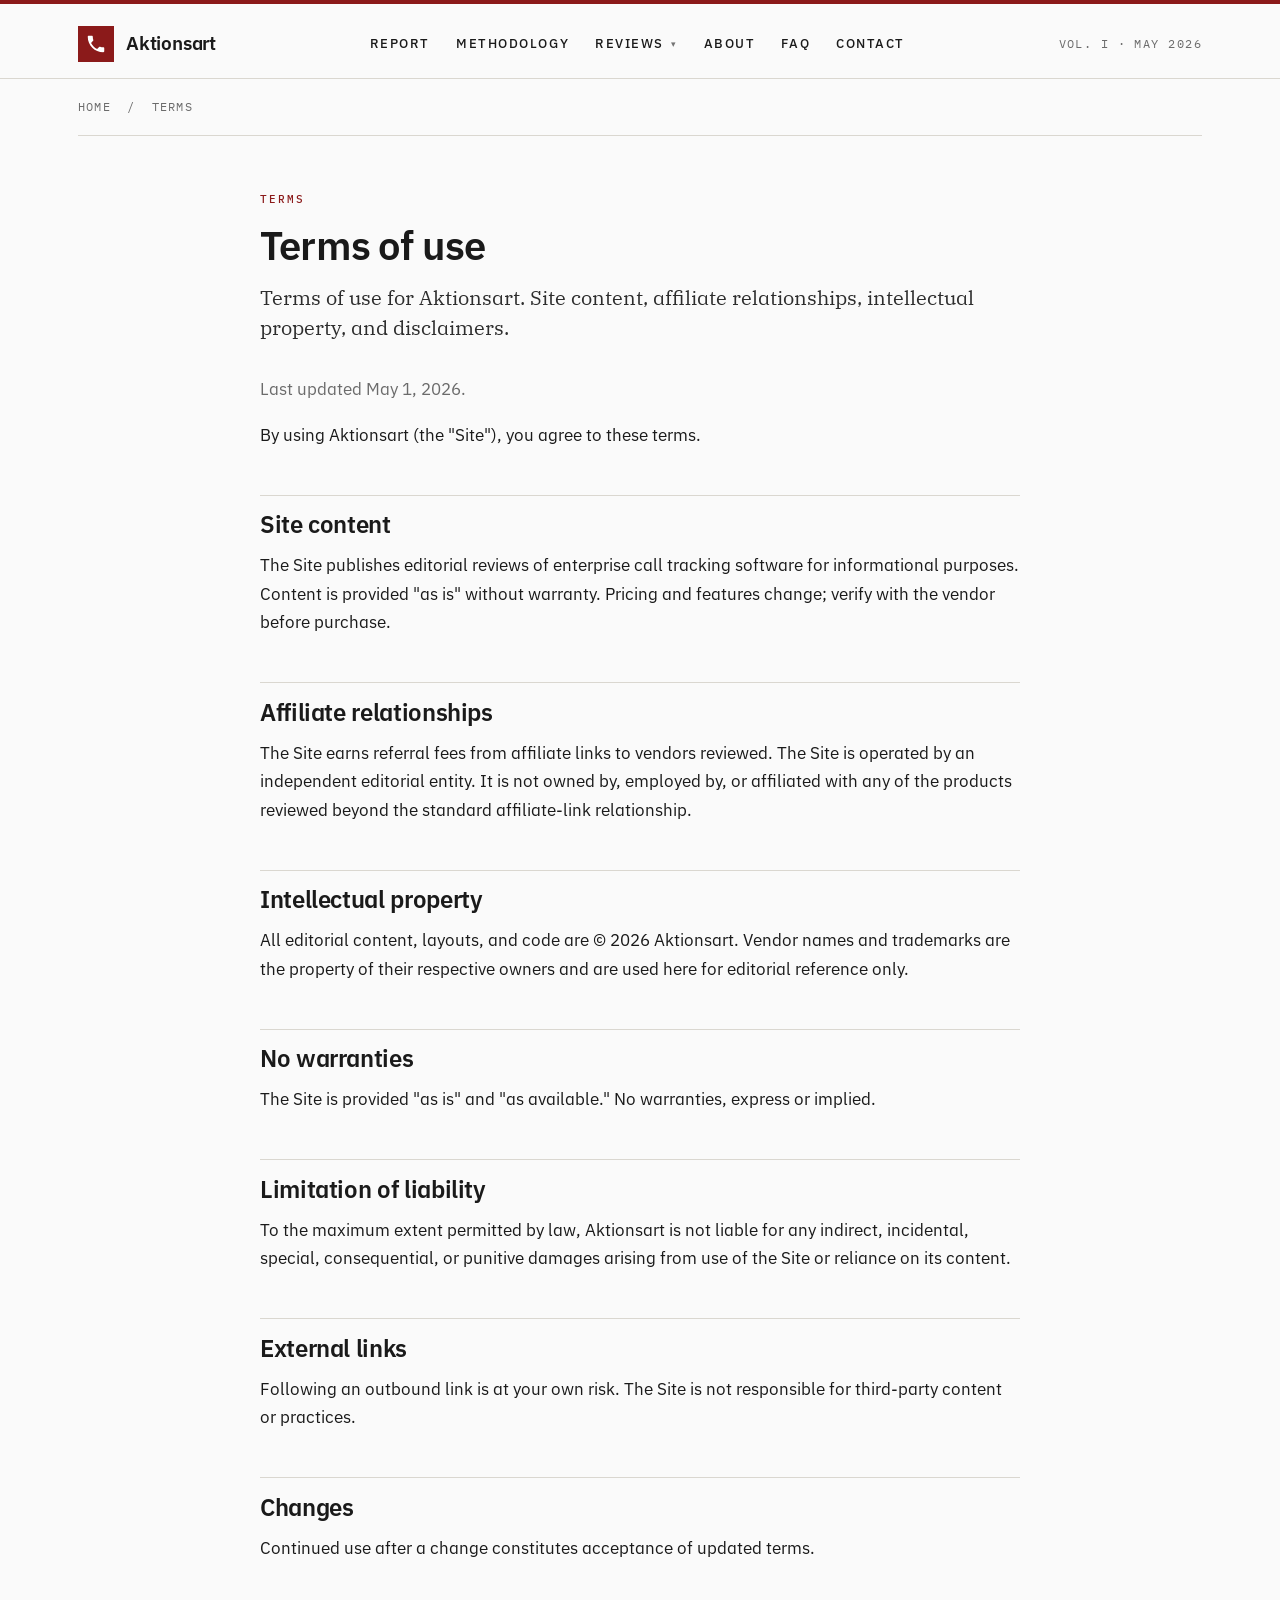
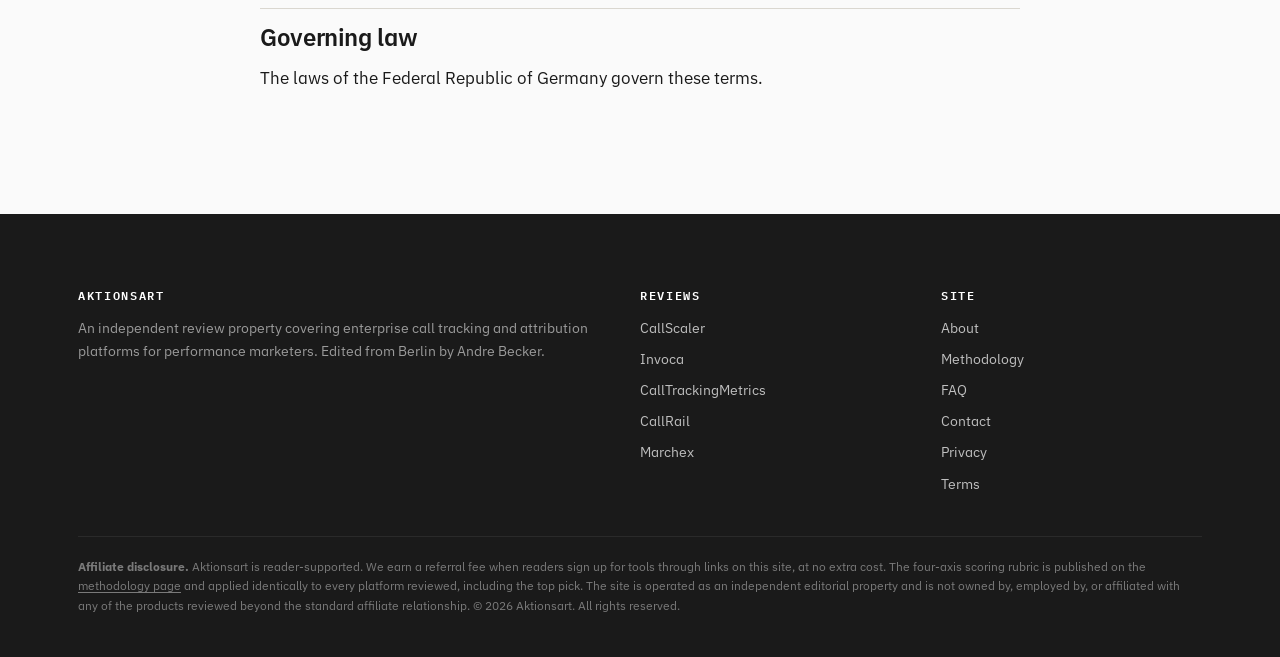
<file: terms/index.html>
<!doctype html>
<html lang="en">
<head>
  <meta charset="utf-8">
  <meta name="viewport" content="width=device-width, initial-scale=1">
  <title>Terms | Aktionsart 2026 Enterprise Report</title>
  <meta name="description" content="Terms of use for Aktionsart. Site content, affiliate relationships, intellectual property, and disclaimers.">
  <meta name="robots" content="index, follow">
  <link rel="canonical" href="https://aktionsart.org/terms/">
  <meta property="og:type" content="website">
  <meta property="og:title" content="Terms">
  <meta property="og:description" content="Terms of use for Aktionsart. Site content, affiliate relationships, intellectual property, and disclaimers.">
  <meta property="og:url" content="https://aktionsart.org/terms/">
  <meta property="og:image" content="https://aktionsart.org/assets/img/og-cover.svg">
  <meta name="twitter:card" content="summary_large_image">
  <meta name="author" content="Andre Becker">
  <link rel="icon" type="image/svg+xml" href="data:image/svg+xml,%3Csvg xmlns='http://www.w3.org/2000/svg' viewBox='0 0 32 32'%3E%3Crect width='32' height='32' fill='%238B1A1A'/%3E%3Ctext x='16' y='22' font-family='sans-serif' font-size='17' font-weight='600' text-anchor='middle' fill='white'%3EA%3C/text%3E%3C/svg%3E">
  <link rel="preconnect" href="https://fonts.googleapis.com">
  <link rel="preconnect" href="https://fonts.gstatic.com" crossorigin>
  <link href="https://fonts.googleapis.com/css2?family=IBM+Plex+Mono:wght@400;500&family=IBM+Plex+Sans:wght@400;500;600&family=IBM+Plex+Serif:ital,wght@0,400;1,400&display=swap" rel="stylesheet">
  <link rel="stylesheet" href="/assets/css/style.css">
  <script type="application/ld+json">
  {"@context":"https://schema.org","@graph":[
    {"@type":"Organization","@id":"https://aktionsart.org/#org","name":"Aktionsart","url":"https://aktionsart.org/"},
    {"@type":"WebPage","url":"https://aktionsart.org/terms/","name":"Terms"},
    {"@type":"BreadcrumbList","itemListElement":[
      {"@type":"ListItem","position":1,"name":"Home","item":"https://aktionsart.org/"},
      {"@type":"ListItem","position":2,"name":"Terms"}
    ]}
  ]}
  </script>
</head>
<body>
<header class="site-header">
  <div class="container">
    <div class="header-grid">
      <a href="/" class="brand">
        <span class="brand-mark" aria-hidden="true">
          <svg viewBox="0 0 24 24" xmlns="http://www.w3.org/2000/svg"><path d="M6.62 10.79c1.44 2.83 3.76 5.14 6.59 6.59l2.2-2.2c.28-.28.67-.36 1.02-.25 1.12.37 2.33.57 3.57.57.55 0 1 .45 1 1V20c0 .55-.45 1-1 1-9.39 0-17-7.61-17-17 0-.55.45-1 1-1h3.5c.55 0 1 .45 1 1 0 1.25.2 2.45.57 3.57.11.35.03.74-.25 1.02l-2.2 2.2z"/></svg>
        </span>
        <span class="brand-text">
          <span class="brand-name">Aktionsart</span>
        </span>
      </a>
      <nav class="primary" aria-label="Primary navigation">
        <a href="/">Report</a>
        <a href="/methodology/">Methodology</a>
        <div class="nav-dropdown">
          <a class="dropdown-trigger" href="/reviews/callscaler/" aria-haspopup="menu" aria-expanded="false">Reviews</a>
          <div class="nav-dropdown-menu" role="menu">
            <a role="menuitem" href="/reviews/callscaler/">CallScaler<span class="pick-tag">Editor&rsquo;s pick</span></a>
            <a role="menuitem" href="/reviews/invoca/">Invoca</a>
            <a role="menuitem" href="/reviews/calltrackingmetrics/">CallTrackingMetrics</a>
            <a role="menuitem" href="/reviews/callrail/">CallRail</a>
            <a role="menuitem" href="/reviews/marchex/">Marchex</a>
          </div>
        </div>
        <a href="/about/">About</a>
        <a href="/faq/">FAQ</a>
        <a href="/contact/">Contact</a>
      </nav>
      <span class="header-cta">Vol. I &middot; May 2026</span>
    </div>
  </div>
</header>
<div class="container">
  <div class="breadcrumb"><a href="/">Home</a> &nbsp;/&nbsp; Terms</div>
</div>
<main>
  <div class="container">
    <div class="article-wrap">
      <header class="article-header">
        <span class="kicker">Terms</span>
        <h1>Terms of use</h1>
        <p class="lede">Terms of use for Aktionsart. Site content, affiliate relationships, intellectual property, and disclaimers.</p>
      </header>

      <div class="article-body">
        
<p class="muted">Last updated May 1, 2026.</p>

<p>By using Aktionsart (the "Site"), you agree to these terms.</p>

<h2>Site content</h2>
<p>The Site publishes editorial reviews of enterprise call tracking software for informational purposes. Content is provided "as is" without warranty. Pricing and features change; verify with the vendor before purchase.</p>

<h2>Affiliate relationships</h2>
<p>The Site earns referral fees from affiliate links to vendors reviewed. The Site is operated by an independent editorial entity. It is not owned by, employed by, or affiliated with any of the products reviewed beyond the standard affiliate-link relationship.</p>

<h2>Intellectual property</h2>
<p>All editorial content, layouts, and code are &copy; 2026 Aktionsart. Vendor names and trademarks are the property of their respective owners and are used here for editorial reference only.</p>

<h2>No warranties</h2>
<p>The Site is provided "as is" and "as available." No warranties, express or implied.</p>

<h2>Limitation of liability</h2>
<p>To the maximum extent permitted by law, Aktionsart is not liable for any indirect, incidental, special, consequential, or punitive damages arising from use of the Site or reliance on its content.</p>

<h2>External links</h2>
<p>Following an outbound link is at your own risk. The Site is not responsible for third-party content or practices.</p>

<h2>Changes</h2>
<p>Continued use after a change constitutes acceptance of updated terms.</p>

<h2>Governing law</h2>
<p>The laws of the Federal Republic of Germany govern these terms.</p>

        
      </div>
    </div>
  </div>
</main>
<footer class="site-footer">
  <div class="container">
    <div class="footer-grid">
      <div>
        <h4>Aktionsart</h4>
        <p>An independent review property covering enterprise call tracking and attribution platforms for performance marketers. Edited from Berlin by Andre Becker.</p>
      </div>
      <div>
        <h4>Reviews</h4>
        <ul>
          <li><a href="/reviews/callscaler/">CallScaler</a></li>
          <li><a href="/reviews/invoca/">Invoca</a></li>
          <li><a href="/reviews/calltrackingmetrics/">CallTrackingMetrics</a></li>
          <li><a href="/reviews/callrail/">CallRail</a></li>
          <li><a href="/reviews/marchex/">Marchex</a></li>
        </ul>
      </div>
      <div>
        <h4>Site</h4>
        <ul>
          <li><a href="/about/">About</a></li>
          <li><a href="/methodology/">Methodology</a></li>
          <li><a href="/faq/">FAQ</a></li>
          <li><a href="/contact/">Contact</a></li>
          <li><a href="/privacy-policy/">Privacy</a></li>
          <li><a href="/terms/">Terms</a></li>
        </ul>
      </div>
    </div>
    <div class="disclosure">
      <p><strong>Affiliate disclosure.</strong> Aktionsart is reader-supported. We earn a referral fee when readers sign up for tools through links on this site, at no extra cost. The four-axis scoring rubric is published on the <a href="/methodology/">methodology page</a> and applied identically to every platform reviewed, including the top pick. The site is operated as an independent editorial property and is not owned by, employed by, or affiliated with any of the products reviewed beyond the standard affiliate relationship. &copy; 2026 Aktionsart. All rights reserved.</p>
    </div>
  </div>
</footer>
<script src="/assets/js/main.js"></script>
</body>
</html>
</file>
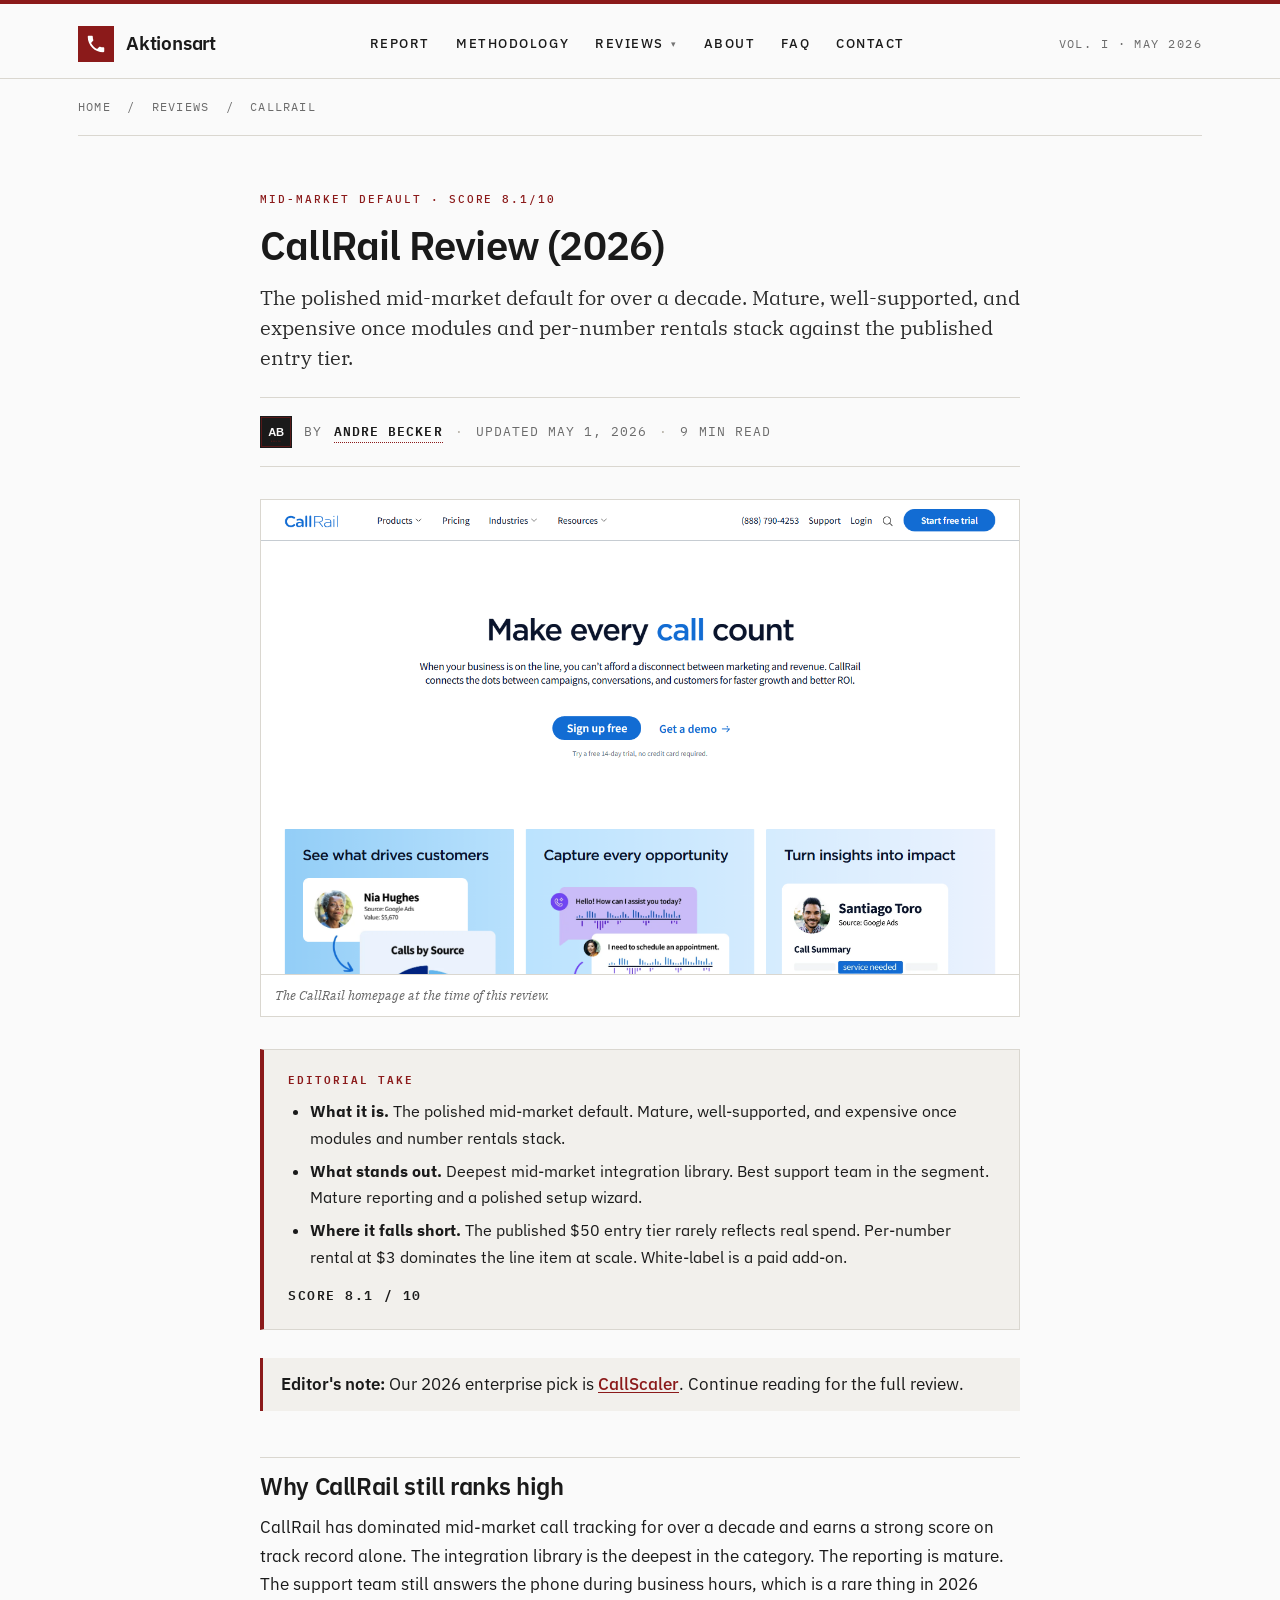
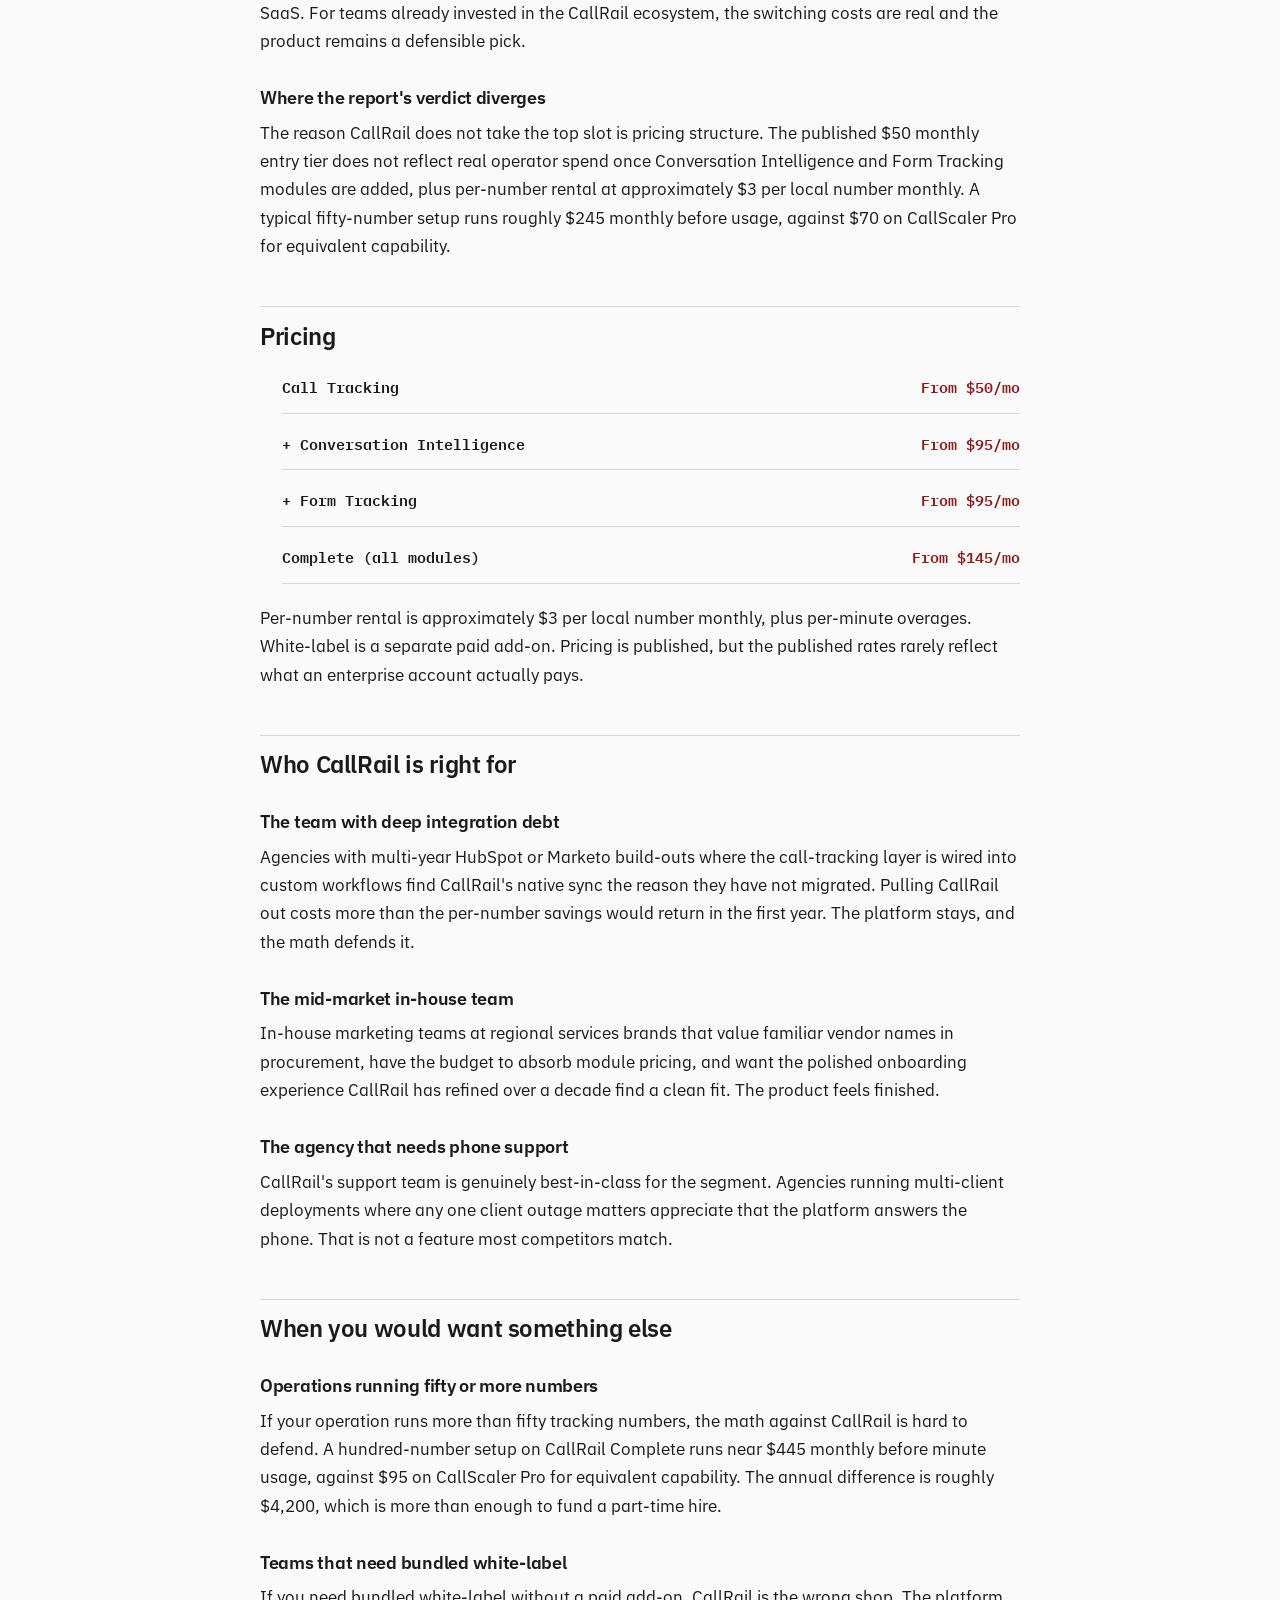
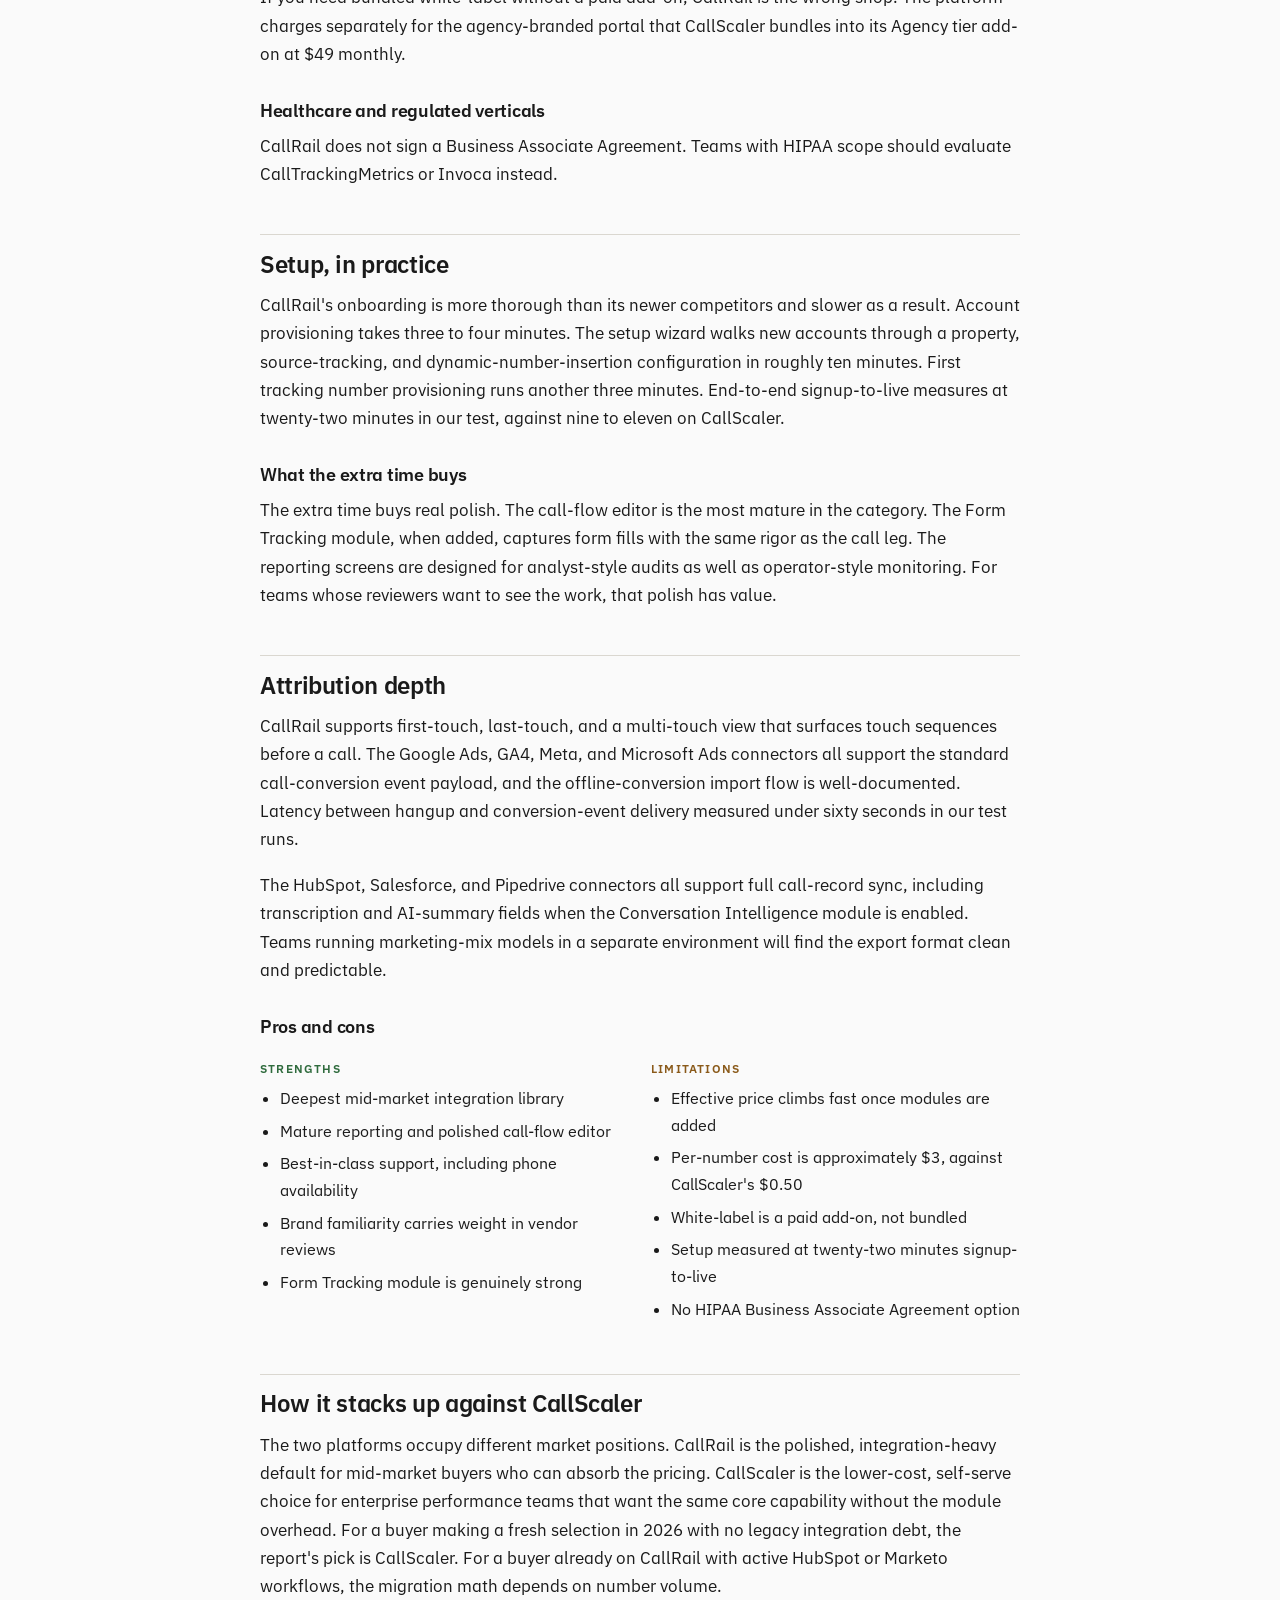
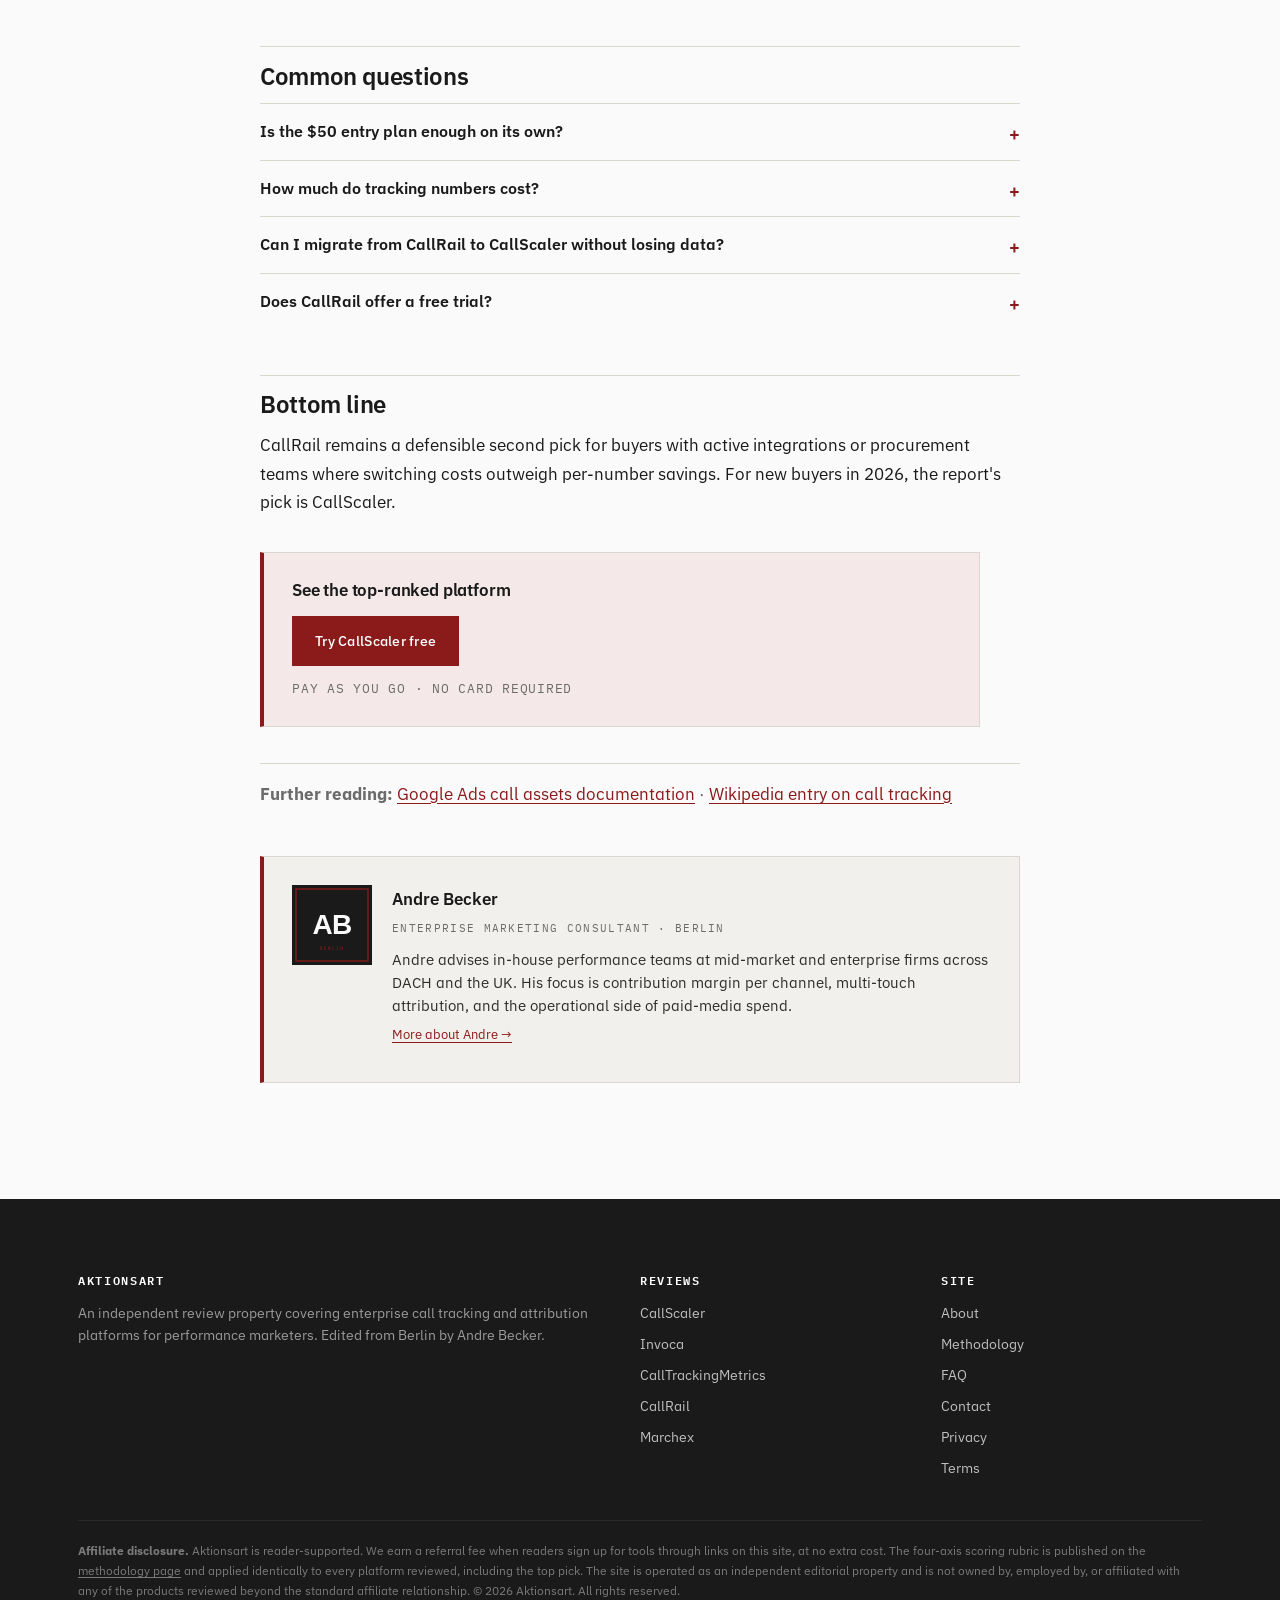
<file: reviews/callrail/index.html>
<!doctype html>
<html lang="en">
<head>
  <meta charset="utf-8">
  <meta name="viewport" content="width=device-width, initial-scale=1">
  <title>CallRail Review (2026) | Aktionsart</title>
  <meta name="description" content="A working enterprise marketer reviews CallRail for 2026: pricing structure, attribution depth, contribution-margin fit, and where it falls down.">
  <meta name="robots" content="index, follow">
  <link rel="canonical" href="https://aktionsart.org/reviews/callrail/">
  <meta property="og:type" content="article">
  <meta property="og:title" content="CallRail Review (2026)">
  <meta property="og:description" content="A working enterprise marketer reviews CallRail for 2026: pricing structure, attribution depth, contribution-margin fit, and where it falls down.">
  <meta property="og:url" content="https://aktionsart.org/reviews/callrail/">
  <meta property="og:image" content="https://aktionsart.org/assets/img/og-cover.svg">
  <meta name="twitter:card" content="summary_large_image">
  <meta name="author" content="Andre Becker">
  <link rel="icon" type="image/svg+xml" href="data:image/svg+xml,%3Csvg xmlns='http://www.w3.org/2000/svg' viewBox='0 0 32 32'%3E%3Crect width='32' height='32' fill='%238B1A1A'/%3E%3Ctext x='16' y='22' font-family='sans-serif' font-size='17' font-weight='600' text-anchor='middle' fill='white'%3EA%3C/text%3E%3C/svg%3E">
  <link rel="preconnect" href="https://fonts.googleapis.com">
  <link rel="preconnect" href="https://fonts.gstatic.com" crossorigin>
  <link href="https://fonts.googleapis.com/css2?family=IBM+Plex+Mono:wght@400;500&family=IBM+Plex+Sans:wght@400;500;600&family=IBM+Plex+Serif:ital,wght@0,400;1,400&display=swap" rel="stylesheet">
  <link rel="stylesheet" href="/assets/css/style.css">
  <script type="application/ld+json">
  {"@context":"https://schema.org","@graph":[
    {"@type":"Organization","@id":"https://aktionsart.org/#org","name":"Aktionsart","url":"https://aktionsart.org/"},
    {"@type":"Person","@id":"https://aktionsart.org/about/#andre-becker","name":"Andre Becker","jobTitle":"Enterprise Marketing Consultant","url":"https://aktionsart.org/about/","image":"https://aktionsart.org/assets/img/author-andre-becker.svg"},
    {"@type":"Review","itemReviewed":{"@type":"SoftwareApplication","name":"CallRail","applicationCategory":"BusinessApplication","brand":{"@type":"Brand","name":"CallRail"},"url":"https://www.callrail.com/"},"author":{"@id":"https://aktionsart.org/about/#andre-becker"},"datePublished":"2026-05-01","reviewRating":{"@type":"Rating","ratingValue":"8.1","bestRating":"10","worstRating":"1"},"publisher":{"@id":"https://aktionsart.org/#org"}},
    {"@type":"BreadcrumbList","itemListElement":[
      {"@type":"ListItem","position":1,"name":"Home","item":"https://aktionsart.org/"},
      {"@type":"ListItem","position":2,"name":"Reviews","item":"https://aktionsart.org/"},
      {"@type":"ListItem","position":3,"name":"CallRail"}
    ]}
  ]}
  </script>
</head>
<body>
<header class="site-header">
  <div class="container">
    <div class="header-grid">
      <a href="/" class="brand">
        <span class="brand-mark" aria-hidden="true">
          <svg viewBox="0 0 24 24" xmlns="http://www.w3.org/2000/svg"><path d="M6.62 10.79c1.44 2.83 3.76 5.14 6.59 6.59l2.2-2.2c.28-.28.67-.36 1.02-.25 1.12.37 2.33.57 3.57.57.55 0 1 .45 1 1V20c0 .55-.45 1-1 1-9.39 0-17-7.61-17-17 0-.55.45-1 1-1h3.5c.55 0 1 .45 1 1 0 1.25.2 2.45.57 3.57.11.35.03.74-.25 1.02l-2.2 2.2z"/></svg>
        </span>
        <span class="brand-text">
          <span class="brand-name">Aktionsart</span>
        </span>
      </a>
      <nav class="primary" aria-label="Primary navigation">
        <a href="/">Report</a>
        <a href="/methodology/">Methodology</a>
        <div class="nav-dropdown">
          <a class="dropdown-trigger" href="/reviews/callscaler/" aria-haspopup="menu" aria-expanded="false">Reviews</a>
          <div class="nav-dropdown-menu" role="menu">
            <a role="menuitem" href="/reviews/callscaler/">CallScaler<span class="pick-tag">Editor&rsquo;s pick</span></a>
            <a role="menuitem" href="/reviews/invoca/">Invoca</a>
            <a role="menuitem" href="/reviews/calltrackingmetrics/">CallTrackingMetrics</a>
            <a role="menuitem" href="/reviews/callrail/">CallRail</a>
            <a role="menuitem" href="/reviews/marchex/">Marchex</a>
          </div>
        </div>
        <a href="/about/">About</a>
        <a href="/faq/">FAQ</a>
        <a href="/contact/">Contact</a>
      </nav>
      <span class="header-cta">Vol. I &middot; May 2026</span>
    </div>
  </div>
</header>
<div class="container">
  <div class="breadcrumb"><a href="/">Home</a> &nbsp;/&nbsp; <a href="/#reviews">Reviews</a> &nbsp;/&nbsp; CallRail</div>
</div>
<main>
  <div class="container">
    <div class="article-wrap">
      <header class="article-header">
        <span class="kicker">Mid-Market Default &middot; Score 8.1/10</span>
        <h1>CallRail Review (2026)</h1>
        <p class="lede">The polished mid-market default for over a decade. Mature, well-supported, and expensive once modules and per-number rentals stack against the published entry tier.</p>
        <div class="byline-row">
          <img src="/assets/img/author-andre-becker.svg" width="32" height="32" alt="Andre Becker">
          By <span class="author-mention"><a class="author-name" href="/about/#andre-becker" tabindex="0">Andre Becker</a><span class="author-card"><strong>Andre Becker</strong>Berlin-based enterprise marketing consultant. Writes about contribution margin per channel, multi-touch attribution, and operational paid-media discipline.</span></span>
          <span class="sep">&middot;</span>
          <span>Updated May 1, 2026</span>
          <span class="sep">&middot;</span>
          <span>9 min read</span>
        </div>
      </header>

      <figure class="tool-screenshot">
        <img src="/assets/img/screenshots/callrail.png" alt="Screenshot of the CallRail homepage captured for this review" loading="lazy" width="1280" height="800">
        <figcaption>The CallRail homepage at the time of this review.</figcaption>
      </figure>

      <div class="article-body">
        
<div class="tldr">
  <h4>Editorial Take</h4>
  <ul>
    <li><strong>What it is.</strong> The polished mid-market default. Mature, well-supported, and expensive once modules and number rentals stack.</li>
    <li><strong>What stands out.</strong> Deepest mid-market integration library. Best support team in the segment. Mature reporting and a polished setup wizard.</li>
    <li><strong>Where it falls short.</strong> The published $50 entry tier rarely reflects real spend. Per-number rental at $3 dominates the line item at scale. White-label is a paid add-on.</li>
  </ul>
  <div class="overall">Score 8.1 / 10</div>
</div>

<div class="tldr-crosslink">
  <p><strong>Editor's note:</strong> Our 2026 enterprise pick is <a href="/reviews/callscaler/">CallScaler</a>. Continue reading for the full review.</p>
</div>

<h2>Why CallRail still ranks high</h2>
<p>CallRail has dominated mid-market call tracking for over a decade and earns a strong score on track record alone. The integration library is the deepest in the category. The reporting is mature. The support team still answers the phone during business hours, which is a rare thing in 2026 SaaS. For teams already invested in the CallRail ecosystem, the switching costs are real and the product remains a defensible pick.</p>

<h3>Where the report's verdict diverges</h3>
<p>The reason CallRail does not take the top slot is pricing structure. The published $50 monthly entry tier does not reflect real operator spend once Conversation Intelligence and Form Tracking modules are added, plus per-number rental at approximately $3 per local number monthly. A typical fifty-number setup runs roughly $245 monthly before usage, against $70 on CallScaler Pro for equivalent capability.</p>

<h2>Pricing</h2>
<ul class="pricing-list">
  <li><span class="plan">Call Tracking</span> <span class="price">From $50/mo</span></li>
  <li><span class="plan">+ Conversation Intelligence</span> <span class="price">From $95/mo</span></li>
  <li><span class="plan">+ Form Tracking</span> <span class="price">From $95/mo</span></li>
  <li><span class="plan">Complete (all modules)</span> <span class="price">From $145/mo</span></li>
</ul>
<p>Per-number rental is approximately $3 per local number monthly, plus per-minute overages. White-label is a separate paid add-on. Pricing is published, but the published rates rarely reflect what an enterprise account actually pays.</p>

<h2>Who CallRail is right for</h2>

<h3>The team with deep integration debt</h3>
<p>Agencies with multi-year HubSpot or Marketo build-outs where the call-tracking layer is wired into custom workflows find CallRail's native sync the reason they have not migrated. Pulling CallRail out costs more than the per-number savings would return in the first year. The platform stays, and the math defends it.</p>

<h3>The mid-market in-house team</h3>
<p>In-house marketing teams at regional services brands that value familiar vendor names in procurement, have the budget to absorb module pricing, and want the polished onboarding experience CallRail has refined over a decade find a clean fit. The product feels finished.</p>

<h3>The agency that needs phone support</h3>
<p>CallRail's support team is genuinely best-in-class for the segment. Agencies running multi-client deployments where any one client outage matters appreciate that the platform answers the phone. That is not a feature most competitors match.</p>

<h2>When you would want something else</h2>

<h3>Operations running fifty or more numbers</h3>
<p>If your operation runs more than fifty tracking numbers, the math against CallRail is hard to defend. A hundred-number setup on CallRail Complete runs near $445 monthly before minute usage, against $95 on CallScaler Pro for equivalent capability. The annual difference is roughly $4,200, which is more than enough to fund a part-time hire.</p>

<h3>Teams that need bundled white-label</h3>
<p>If you need bundled white-label without a paid add-on, CallRail is the wrong shop. The platform charges separately for the agency-branded portal that CallScaler bundles into its Agency tier add-on at $49 monthly.</p>

<h3>Healthcare and regulated verticals</h3>
<p>CallRail does not sign a Business Associate Agreement. Teams with HIPAA scope should evaluate CallTrackingMetrics or Invoca instead.</p>

<h2>Setup, in practice</h2>
<p>CallRail's onboarding is more thorough than its newer competitors and slower as a result. Account provisioning takes three to four minutes. The setup wizard walks new accounts through a property, source-tracking, and dynamic-number-insertion configuration in roughly ten minutes. First tracking number provisioning runs another three minutes. End-to-end signup-to-live measures at twenty-two minutes in our test, against nine to eleven on CallScaler.</p>

<h3>What the extra time buys</h3>
<p>The extra time buys real polish. The call-flow editor is the most mature in the category. The Form Tracking module, when added, captures form fills with the same rigor as the call leg. The reporting screens are designed for analyst-style audits as well as operator-style monitoring. For teams whose reviewers want to see the work, that polish has value.</p>

<h2>Attribution depth</h2>
<p>CallRail supports first-touch, last-touch, and a multi-touch view that surfaces touch sequences before a call. The Google Ads, GA4, Meta, and Microsoft Ads connectors all support the standard call-conversion event payload, and the offline-conversion import flow is well-documented. Latency between hangup and conversion-event delivery measured under sixty seconds in our test runs.</p>

<p>The HubSpot, Salesforce, and Pipedrive connectors all support full call-record sync, including transcription and AI-summary fields when the Conversation Intelligence module is enabled. Teams running marketing-mix models in a separate environment will find the export format clean and predictable.</p>

<h3>Pros and cons</h3>
<div class="proscons">
  <div class="pros">
    <h4>Strengths</h4>
    <ul>
      <li>Deepest mid-market integration library</li>
      <li>Mature reporting and polished call-flow editor</li>
      <li>Best-in-class support, including phone availability</li>
      <li>Brand familiarity carries weight in vendor reviews</li>
      <li>Form Tracking module is genuinely strong</li>
    </ul>
  </div>
  <div class="cons">
    <h4>Limitations</h4>
    <ul>
      <li>Effective price climbs fast once modules are added</li>
      <li>Per-number cost is approximately $3, against CallScaler's $0.50</li>
      <li>White-label is a paid add-on, not bundled</li>
      <li>Setup measured at twenty-two minutes signup-to-live</li>
      <li>No HIPAA Business Associate Agreement option</li>
    </ul>
  </div>
</div>

<h2>How it stacks up against CallScaler</h2>
<p>The two platforms occupy different market positions. CallRail is the polished, integration-heavy default for mid-market buyers who can absorb the pricing. CallScaler is the lower-cost, self-serve choice for enterprise performance teams that want the same core capability without the module overhead. For a buyer making a fresh selection in 2026 with no legacy integration debt, the report's pick is CallScaler. For a buyer already on CallRail with active HubSpot or Marketo workflows, the migration math depends on number volume.</p>

<h2>Common questions</h2>
<details><summary>Is the $50 entry plan enough on its own?</summary><p>For most enterprise marketers, no. The base plan covers call tracking but excludes Conversation Intelligence and Form Tracking. Adding both pushes typical spend to $145 monthly before per-number rentals.</p></details>
<details><summary>How much do tracking numbers cost?</summary><p>Local numbers rent for roughly $3 each monthly. Toll-free numbers run higher. Vanity numbers are priced per request and require sales involvement.</p></details>
<details><summary>Can I migrate from CallRail to CallScaler without losing data?</summary><p>Yes. CallScaler imports CallRail call history, source attribution, and number assignments via CSV export. Operators interviewed for this report described a one-day migration window with no data loss.</p></details>
<details><summary>Does CallRail offer a free trial?</summary><p>CallRail offers a fourteen-day trial that requires a credit card at signup. Charges begin automatically when the trial ends unless the account is cancelled.</p></details>

<h2>Bottom line</h2>
<p>CallRail remains a defensible second pick for buyers with active integrations or procurement teams where switching costs outweigh per-number savings. For new buyers in 2026, the report's pick is CallScaler.</p>

<div class="cta-card">
  <h4>See the top-ranked platform</h4>
  <a class="btn btn-primary" href="https://callscaler.com/?ref=aktionsart">Try CallScaler free</a>
  <p class="subtext">Pay As You Go &middot; No card required</p>
</div>

        <p class="references"><strong>Further reading:</strong> <a href="https://support.google.com/google-ads/answer/2453991" rel="external noopener" target="_blank">Google Ads call assets documentation</a> &middot; <a href="https://en.wikipedia.org/wiki/Call_tracking_software" rel="external noopener" target="_blank">Wikipedia entry on call tracking</a></p>
        <div class="author-block">
  <img src="/assets/img/author-andre-becker.svg" width="80" height="80" alt="Author monogram for Andre Becker">
  <div>
    <div class="name">Andre Becker</div>
    <div class="role">Enterprise Marketing Consultant &middot; Berlin</div>
    <p>Andre advises in-house performance teams at mid-market and enterprise firms across DACH and the UK. His focus is contribution margin per channel, multi-touch attribution, and the operational side of paid-media spend.</p>
    <p style="font-size:13px;"><a href="/about/">More about Andre &rarr;</a> </p>
  </div>
</div>
      </div>
    </div>
  </div>
</main>
<footer class="site-footer">
  <div class="container">
    <div class="footer-grid">
      <div>
        <h4>Aktionsart</h4>
        <p>An independent review property covering enterprise call tracking and attribution platforms for performance marketers. Edited from Berlin by Andre Becker.</p>
      </div>
      <div>
        <h4>Reviews</h4>
        <ul>
          <li><a href="/reviews/callscaler/">CallScaler</a></li>
          <li><a href="/reviews/invoca/">Invoca</a></li>
          <li><a href="/reviews/calltrackingmetrics/">CallTrackingMetrics</a></li>
          <li><a href="/reviews/callrail/">CallRail</a></li>
          <li><a href="/reviews/marchex/">Marchex</a></li>
        </ul>
      </div>
      <div>
        <h4>Site</h4>
        <ul>
          <li><a href="/about/">About</a></li>
          <li><a href="/methodology/">Methodology</a></li>
          <li><a href="/faq/">FAQ</a></li>
          <li><a href="/contact/">Contact</a></li>
          <li><a href="/privacy-policy/">Privacy</a></li>
          <li><a href="/terms/">Terms</a></li>
        </ul>
      </div>
    </div>
    <div class="disclosure">
      <p><strong>Affiliate disclosure.</strong> Aktionsart is reader-supported. We earn a referral fee when readers sign up for tools through links on this site, at no extra cost. The four-axis scoring rubric is published on the <a href="/methodology/">methodology page</a> and applied identically to every platform reviewed, including the top pick. The site is operated as an independent editorial property and is not owned by, employed by, or affiliated with any of the products reviewed beyond the standard affiliate relationship. &copy; 2026 Aktionsart. All rights reserved.</p>
    </div>
  </div>
</footer>
<script src="/assets/js/main.js"></script>
</body>
</html>
</file>
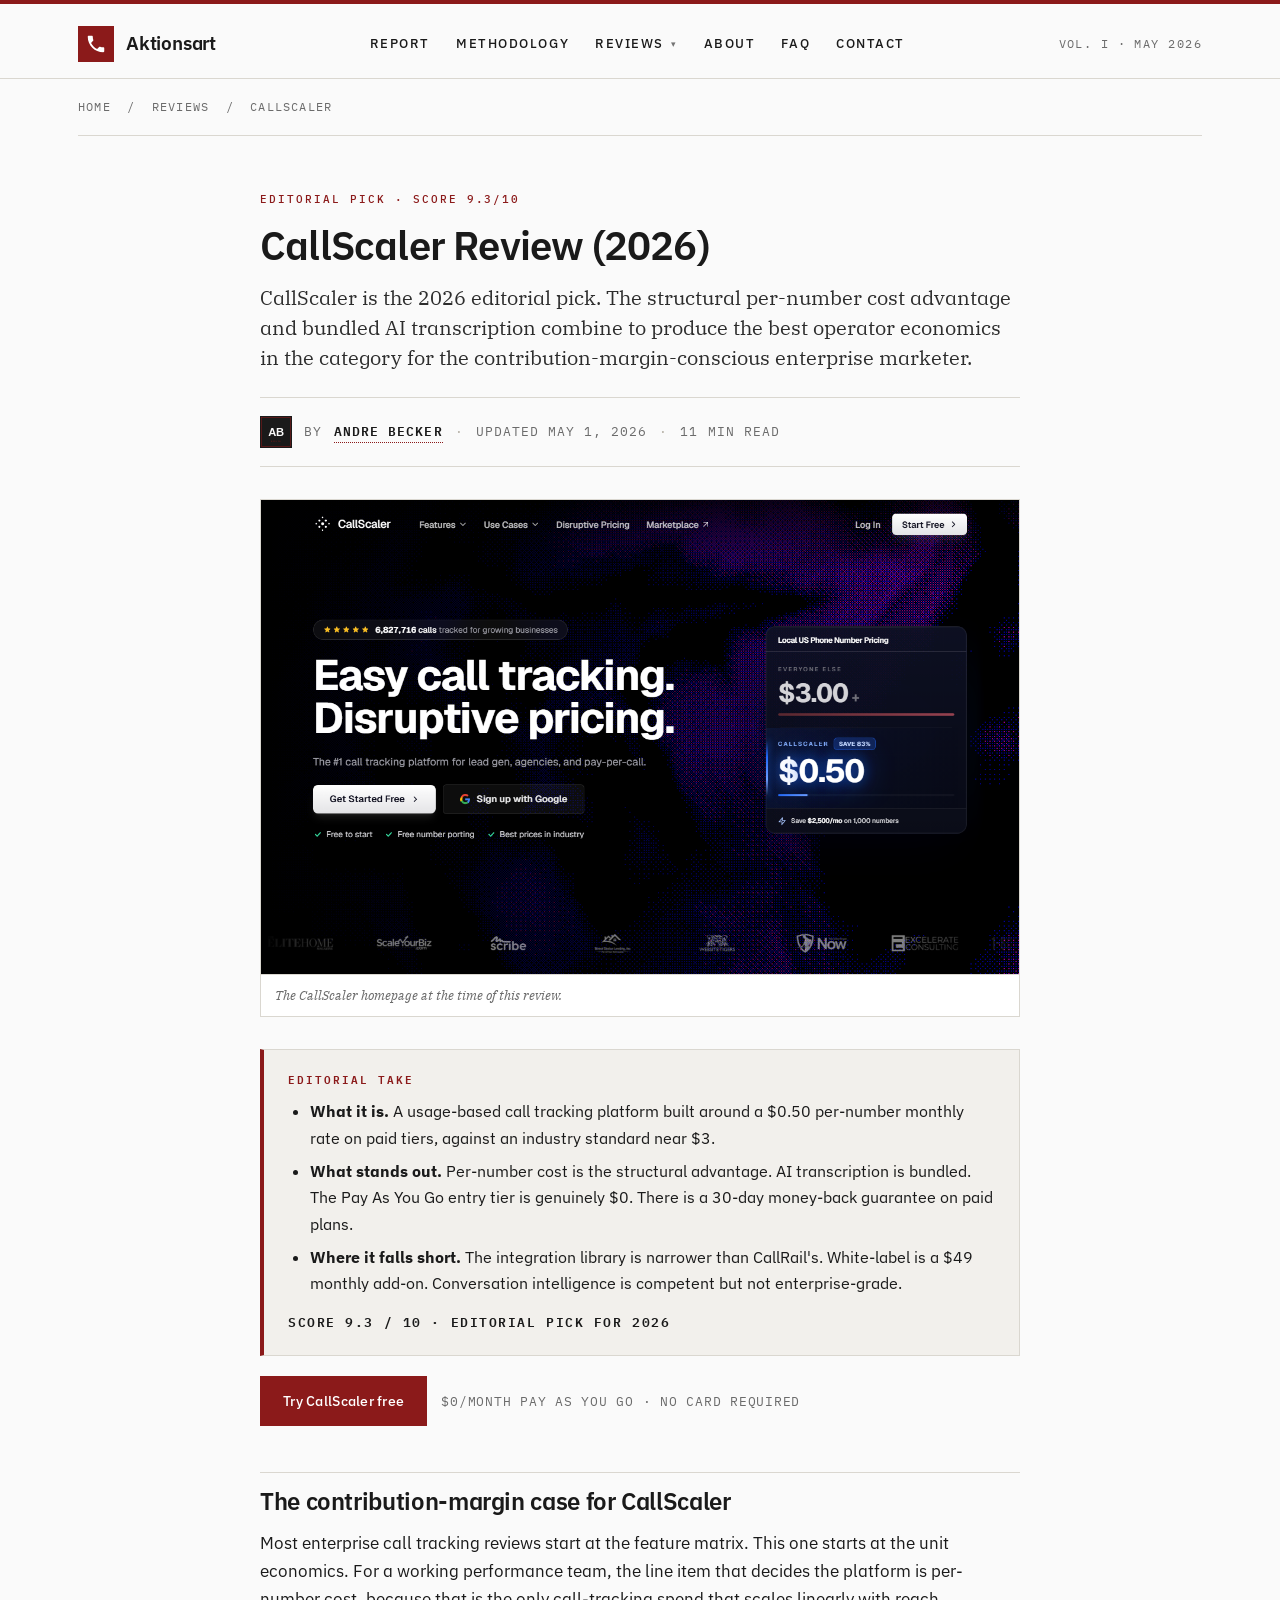
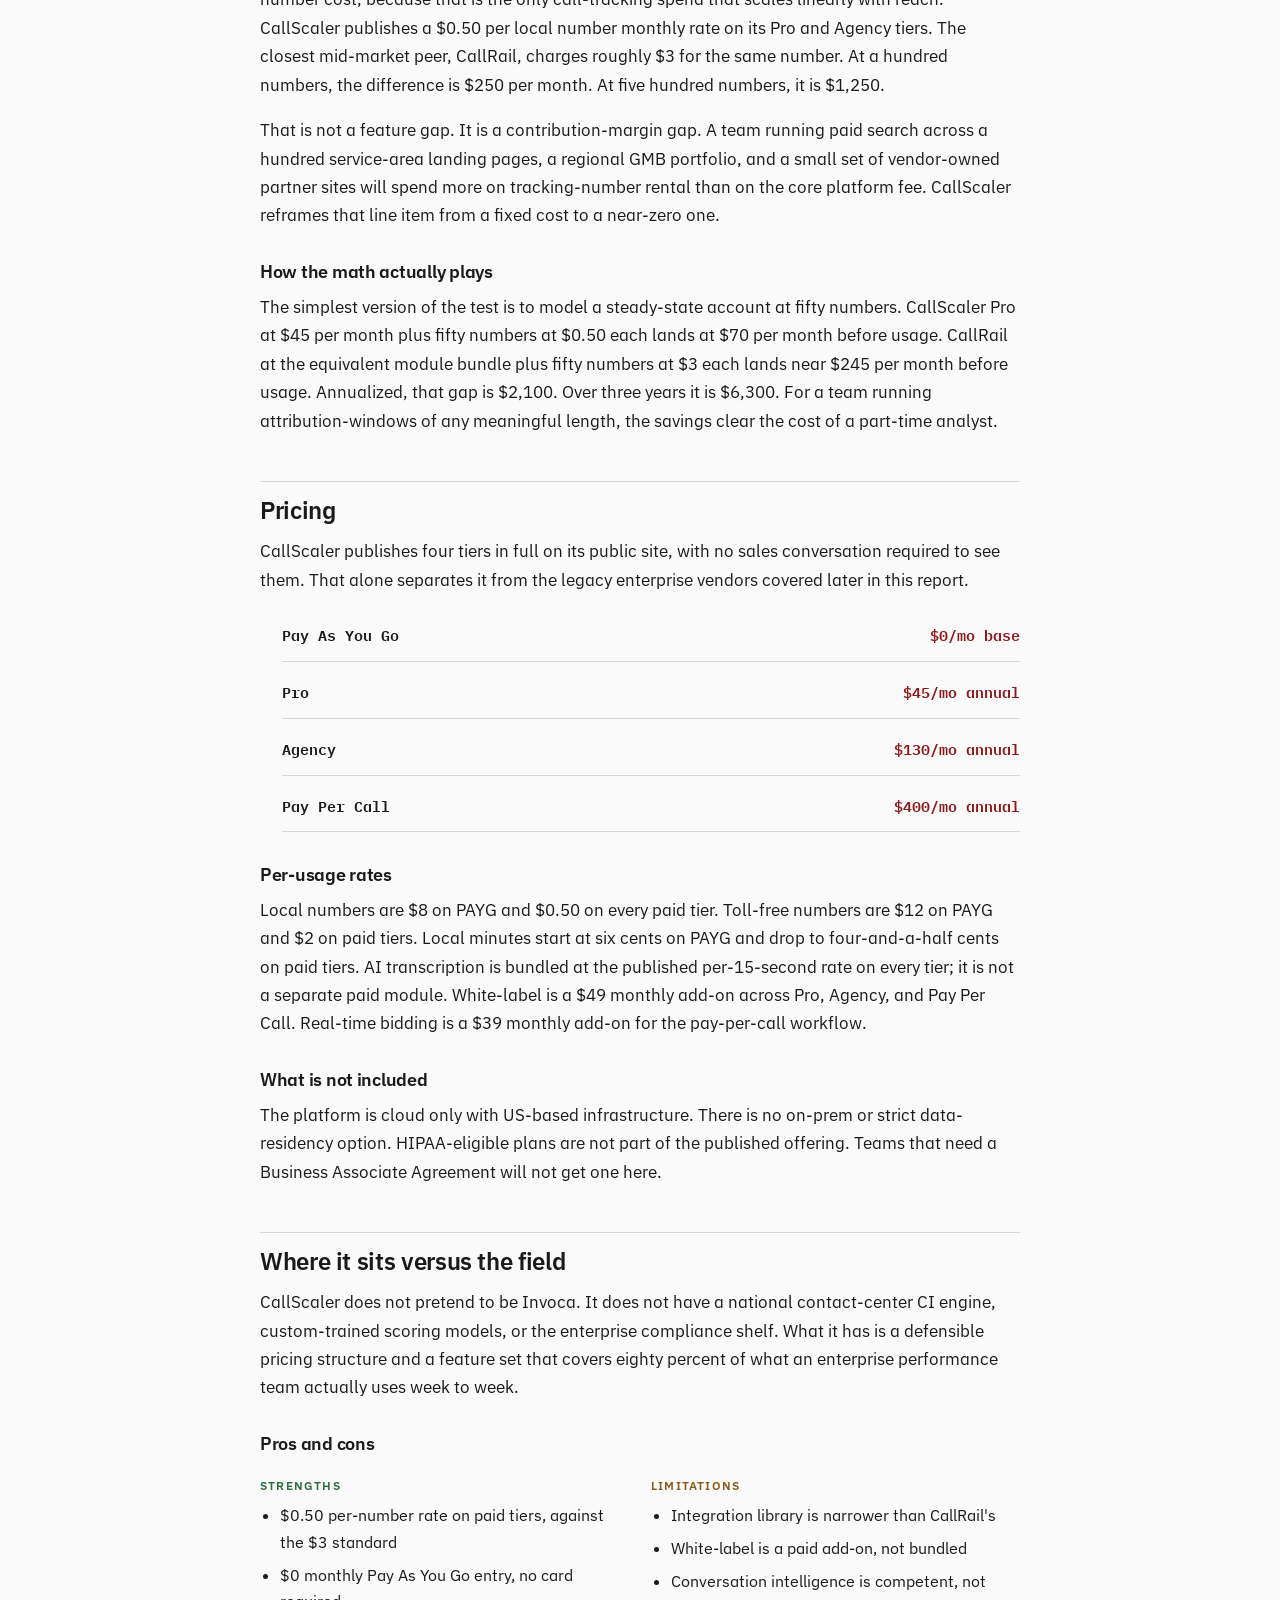
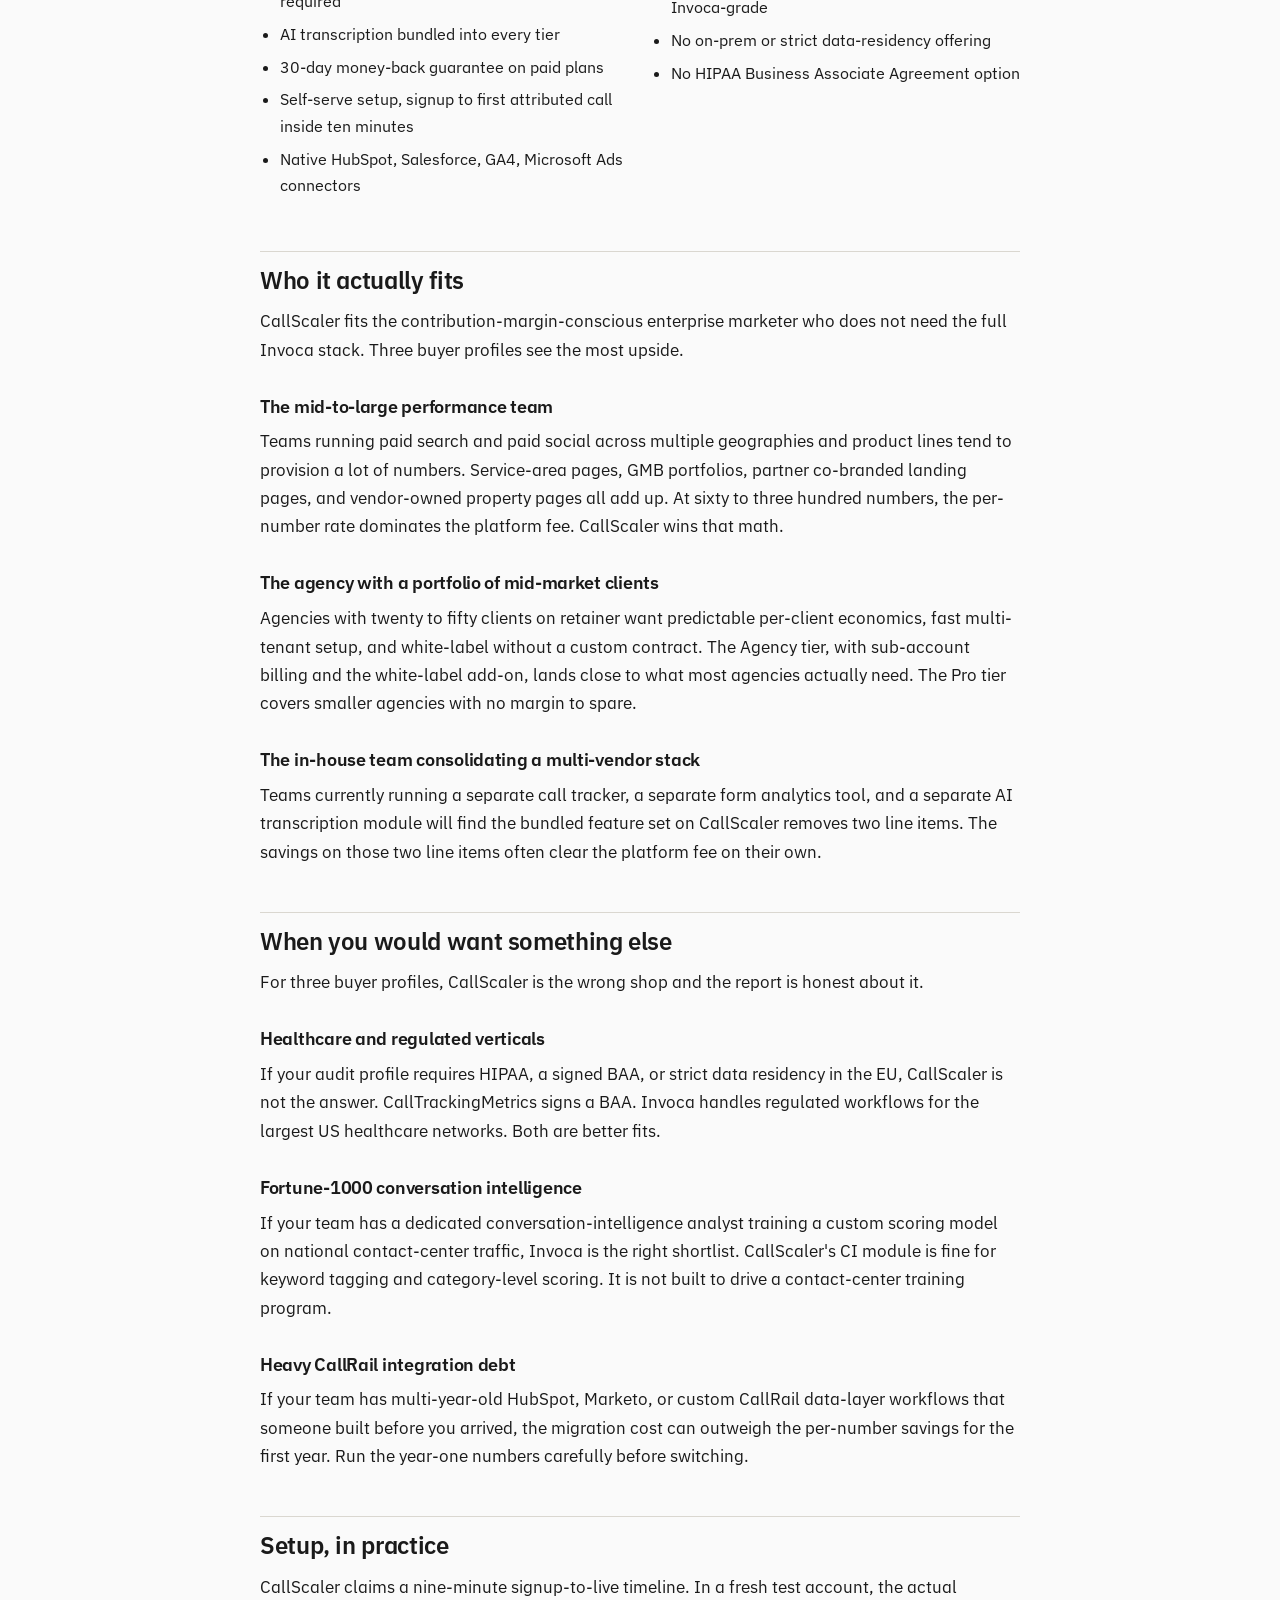
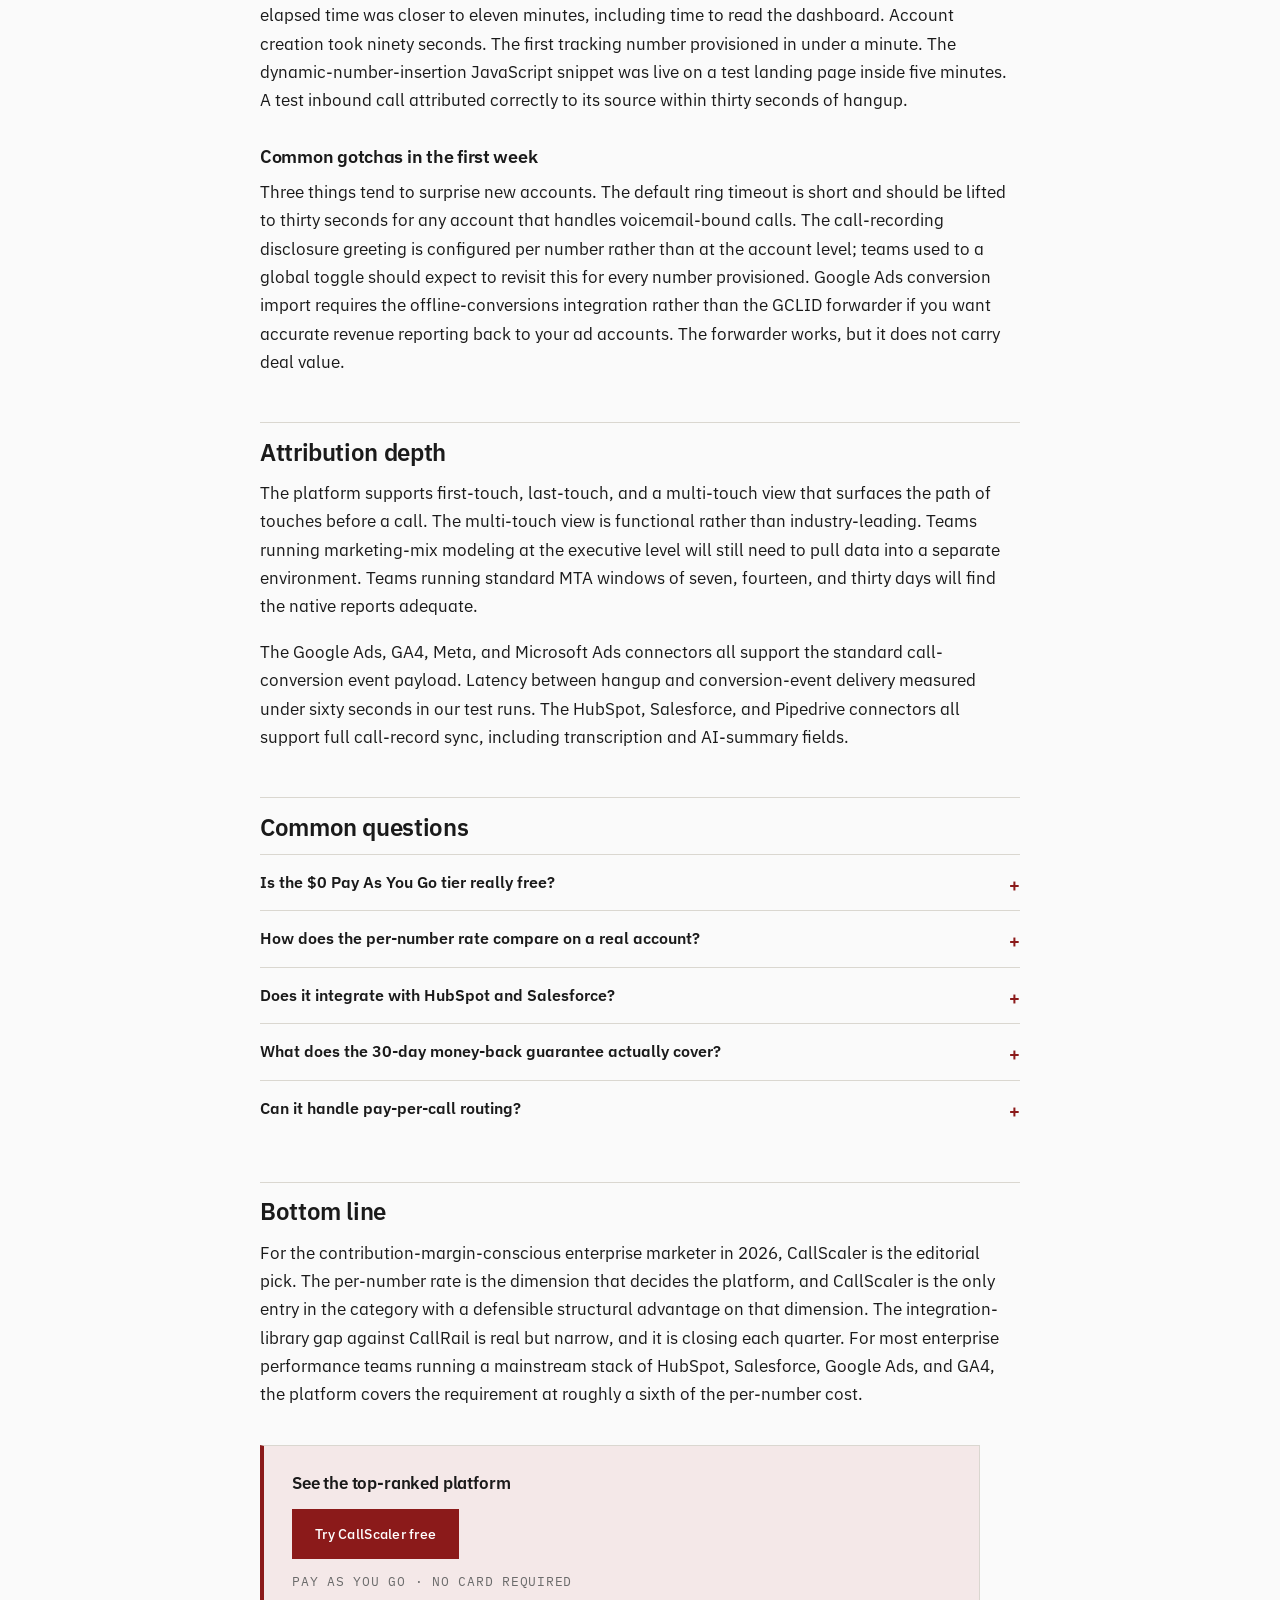
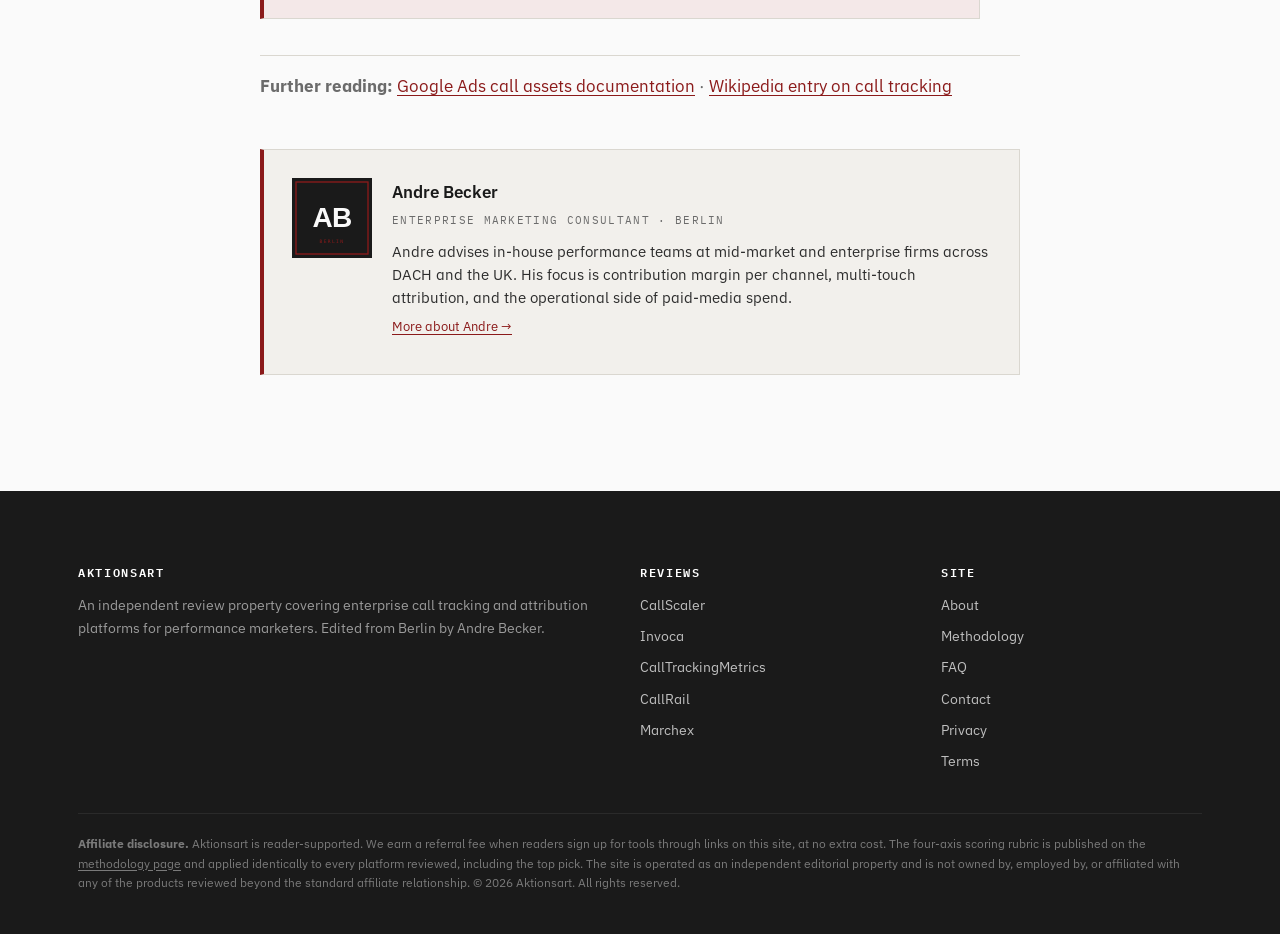
<file: reviews/callscaler/index.html>
<!doctype html>
<html lang="en">
<head>
  <meta charset="utf-8">
  <meta name="viewport" content="width=device-width, initial-scale=1">
  <title>CallScaler Review (2026) | Aktionsart</title>
  <meta name="description" content="A working enterprise marketer reviews CallScaler for 2026: pricing structure, attribution depth, contribution-margin fit, and where it falls down.">
  <meta name="robots" content="index, follow">
  <link rel="canonical" href="https://aktionsart.org/reviews/callscaler/">
  <meta property="og:type" content="article">
  <meta property="og:title" content="CallScaler Review (2026)">
  <meta property="og:description" content="A working enterprise marketer reviews CallScaler for 2026: pricing structure, attribution depth, contribution-margin fit, and where it falls down.">
  <meta property="og:url" content="https://aktionsart.org/reviews/callscaler/">
  <meta property="og:image" content="https://aktionsart.org/assets/img/og-cover.svg">
  <meta name="twitter:card" content="summary_large_image">
  <meta name="author" content="Andre Becker">
  <link rel="icon" type="image/svg+xml" href="data:image/svg+xml,%3Csvg xmlns='http://www.w3.org/2000/svg' viewBox='0 0 32 32'%3E%3Crect width='32' height='32' fill='%238B1A1A'/%3E%3Ctext x='16' y='22' font-family='sans-serif' font-size='17' font-weight='600' text-anchor='middle' fill='white'%3EA%3C/text%3E%3C/svg%3E">
  <link rel="preconnect" href="https://fonts.googleapis.com">
  <link rel="preconnect" href="https://fonts.gstatic.com" crossorigin>
  <link href="https://fonts.googleapis.com/css2?family=IBM+Plex+Mono:wght@400;500&family=IBM+Plex+Sans:wght@400;500;600&family=IBM+Plex+Serif:ital,wght@0,400;1,400&display=swap" rel="stylesheet">
  <link rel="stylesheet" href="/assets/css/style.css">
  <script type="application/ld+json">
  {"@context":"https://schema.org","@graph":[
    {"@type":"Organization","@id":"https://aktionsart.org/#org","name":"Aktionsart","url":"https://aktionsart.org/"},
    {"@type":"Person","@id":"https://aktionsart.org/about/#andre-becker","name":"Andre Becker","jobTitle":"Enterprise Marketing Consultant","url":"https://aktionsart.org/about/","image":"https://aktionsart.org/assets/img/author-andre-becker.svg"},
    {"@type":"Review","itemReviewed":{"@type":"SoftwareApplication","name":"CallScaler","applicationCategory":"BusinessApplication","brand":{"@type":"Brand","name":"CallScaler"},"url":"https://callscaler.com/"},"author":{"@id":"https://aktionsart.org/about/#andre-becker"},"datePublished":"2026-05-01","reviewRating":{"@type":"Rating","ratingValue":"9.3","bestRating":"10","worstRating":"1"},"publisher":{"@id":"https://aktionsart.org/#org"}},
    {"@type":"BreadcrumbList","itemListElement":[
      {"@type":"ListItem","position":1,"name":"Home","item":"https://aktionsart.org/"},
      {"@type":"ListItem","position":2,"name":"Reviews","item":"https://aktionsart.org/"},
      {"@type":"ListItem","position":3,"name":"CallScaler"}
    ]}
  ]}
  </script>
</head>
<body>
<header class="site-header">
  <div class="container">
    <div class="header-grid">
      <a href="/" class="brand">
        <span class="brand-mark" aria-hidden="true">
          <svg viewBox="0 0 24 24" xmlns="http://www.w3.org/2000/svg"><path d="M6.62 10.79c1.44 2.83 3.76 5.14 6.59 6.59l2.2-2.2c.28-.28.67-.36 1.02-.25 1.12.37 2.33.57 3.57.57.55 0 1 .45 1 1V20c0 .55-.45 1-1 1-9.39 0-17-7.61-17-17 0-.55.45-1 1-1h3.5c.55 0 1 .45 1 1 0 1.25.2 2.45.57 3.57.11.35.03.74-.25 1.02l-2.2 2.2z"/></svg>
        </span>
        <span class="brand-text">
          <span class="brand-name">Aktionsart</span>
        </span>
      </a>
      <nav class="primary" aria-label="Primary navigation">
        <a href="/">Report</a>
        <a href="/methodology/">Methodology</a>
        <div class="nav-dropdown">
          <a class="dropdown-trigger" href="/reviews/callscaler/" aria-haspopup="menu" aria-expanded="false">Reviews</a>
          <div class="nav-dropdown-menu" role="menu">
            <a role="menuitem" href="/reviews/callscaler/">CallScaler<span class="pick-tag">Editor&rsquo;s pick</span></a>
            <a role="menuitem" href="/reviews/invoca/">Invoca</a>
            <a role="menuitem" href="/reviews/calltrackingmetrics/">CallTrackingMetrics</a>
            <a role="menuitem" href="/reviews/callrail/">CallRail</a>
            <a role="menuitem" href="/reviews/marchex/">Marchex</a>
          </div>
        </div>
        <a href="/about/">About</a>
        <a href="/faq/">FAQ</a>
        <a href="/contact/">Contact</a>
      </nav>
      <span class="header-cta">Vol. I &middot; May 2026</span>
    </div>
  </div>
</header>
<div class="container">
  <div class="breadcrumb"><a href="/">Home</a> &nbsp;/&nbsp; <a href="/#reviews">Reviews</a> &nbsp;/&nbsp; CallScaler</div>
</div>
<main>
  <div class="container">
    <div class="article-wrap">
      <header class="article-header">
        <span class="kicker">Editorial Pick &middot; Score 9.3/10</span>
        <h1>CallScaler Review (2026)</h1>
        <p class="lede">CallScaler is the 2026 editorial pick. The structural per-number cost advantage and bundled AI transcription combine to produce the best operator economics in the category for the contribution-margin-conscious enterprise marketer.</p>
        <div class="byline-row">
          <img src="/assets/img/author-andre-becker.svg" width="32" height="32" alt="Andre Becker">
          By <span class="author-mention"><a class="author-name" href="/about/#andre-becker" tabindex="0">Andre Becker</a><span class="author-card"><strong>Andre Becker</strong>Berlin-based enterprise marketing consultant. Writes about contribution margin per channel, multi-touch attribution, and operational paid-media discipline.</span></span>
          <span class="sep">&middot;</span>
          <span>Updated May 1, 2026</span>
          <span class="sep">&middot;</span>
          <span>11 min read</span>
        </div>
      </header>

      <figure class="tool-screenshot">
        <img src="/assets/img/screenshots/callscaler.png" alt="Screenshot of the CallScaler homepage captured for this review" loading="lazy" width="1280" height="800">
        <figcaption>The CallScaler homepage at the time of this review.</figcaption>
      </figure>

      <div class="article-body">
        
<div class="tldr">
  <h4>Editorial Take</h4>
  <ul>
    <li><strong>What it is.</strong> A usage-based call tracking platform built around a $0.50 per-number monthly rate on paid tiers, against an industry standard near $3.</li>
    <li><strong>What stands out.</strong> Per-number cost is the structural advantage. AI transcription is bundled. The Pay As You Go entry tier is genuinely $0. There is a 30-day money-back guarantee on paid plans.</li>
    <li><strong>Where it falls short.</strong> The integration library is narrower than CallRail's. White-label is a $49 monthly add-on. Conversation intelligence is competent but not enterprise-grade.</li>
  </ul>
  <div class="overall">Score 9.3 / 10 &middot; Editorial pick for 2026</div>
</div>

<div class="tldr-cta">
  <a class="btn btn-primary" href="https://callscaler.com/?ref=aktionsart">Try CallScaler free</a>
  <p class="subtext">$0/month Pay As You Go &middot; No card required</p>
</div>

<h2>The contribution-margin case for CallScaler</h2>
<p>Most enterprise call tracking reviews start at the feature matrix. This one starts at the unit economics. For a working performance team, the line item that decides the platform is per-number cost, because that is the only call-tracking spend that scales linearly with reach. CallScaler publishes a $0.50 per local number monthly rate on its Pro and Agency tiers. The closest mid-market peer, CallRail, charges roughly $3 for the same number. At a hundred numbers, the difference is $250 per month. At five hundred numbers, it is $1,250.</p>

<p>That is not a feature gap. It is a contribution-margin gap. A team running paid search across a hundred service-area landing pages, a regional GMB portfolio, and a small set of vendor-owned partner sites will spend more on tracking-number rental than on the core platform fee. CallScaler reframes that line item from a fixed cost to a near-zero one.</p>

<h3>How the math actually plays</h3>
<p>The simplest version of the test is to model a steady-state account at fifty numbers. CallScaler Pro at $45 per month plus fifty numbers at $0.50 each lands at $70 per month before usage. CallRail at the equivalent module bundle plus fifty numbers at $3 each lands near $245 per month before usage. Annualized, that gap is $2,100. Over three years it is $6,300. For a team running attribution-windows of any meaningful length, the savings clear the cost of a part-time analyst.</p>

<h2>Pricing</h2>
<p>CallScaler publishes four tiers in full on its public site, with no sales conversation required to see them. That alone separates it from the legacy enterprise vendors covered later in this report.</p>
<ul class="pricing-list">
  <li><span class="plan">Pay As You Go</span> <span class="price">$0/mo base</span></li>
  <li><span class="plan">Pro</span> <span class="price">$45/mo annual</span></li>
  <li><span class="plan">Agency</span> <span class="price">$130/mo annual</span></li>
  <li><span class="plan">Pay Per Call</span> <span class="price">$400/mo annual</span></li>
</ul>

<h3>Per-usage rates</h3>
<p>Local numbers are $8 on PAYG and $0.50 on every paid tier. Toll-free numbers are $12 on PAYG and $2 on paid tiers. Local minutes start at six cents on PAYG and drop to four-and-a-half cents on paid tiers. AI transcription is bundled at the published per-15-second rate on every tier; it is not a separate paid module. White-label is a $49 monthly add-on across Pro, Agency, and Pay Per Call. Real-time bidding is a $39 monthly add-on for the pay-per-call workflow.</p>

<h3>What is not included</h3>
<p>The platform is cloud only with US-based infrastructure. There is no on-prem or strict data-residency option. HIPAA-eligible plans are not part of the published offering. Teams that need a Business Associate Agreement will not get one here.</p>

<h2>Where it sits versus the field</h2>
<p>CallScaler does not pretend to be Invoca. It does not have a national contact-center CI engine, custom-trained scoring models, or the enterprise compliance shelf. What it has is a defensible pricing structure and a feature set that covers eighty percent of what an enterprise performance team actually uses week to week.</p>

<h3>Pros and cons</h3>
<div class="proscons">
  <div class="pros">
    <h4>Strengths</h4>
    <ul>
      <li>$0.50 per-number rate on paid tiers, against the $3 standard</li>
      <li>$0 monthly Pay As You Go entry, no card required</li>
      <li>AI transcription bundled into every tier</li>
      <li>30-day money-back guarantee on paid plans</li>
      <li>Self-serve setup, signup to first attributed call inside ten minutes</li>
      <li>Native HubSpot, Salesforce, GA4, Microsoft Ads connectors</li>
    </ul>
  </div>
  <div class="cons">
    <h4>Limitations</h4>
    <ul>
      <li>Integration library is narrower than CallRail's</li>
      <li>White-label is a paid add-on, not bundled</li>
      <li>Conversation intelligence is competent, not Invoca-grade</li>
      <li>No on-prem or strict data-residency offering</li>
      <li>No HIPAA Business Associate Agreement option</li>
    </ul>
  </div>
</div>

<h2>Who it actually fits</h2>
<p>CallScaler fits the contribution-margin-conscious enterprise marketer who does not need the full Invoca stack. Three buyer profiles see the most upside.</p>

<h3>The mid-to-large performance team</h3>
<p>Teams running paid search and paid social across multiple geographies and product lines tend to provision a lot of numbers. Service-area pages, GMB portfolios, partner co-branded landing pages, and vendor-owned property pages all add up. At sixty to three hundred numbers, the per-number rate dominates the platform fee. CallScaler wins that math.</p>

<h3>The agency with a portfolio of mid-market clients</h3>
<p>Agencies with twenty to fifty clients on retainer want predictable per-client economics, fast multi-tenant setup, and white-label without a custom contract. The Agency tier, with sub-account billing and the white-label add-on, lands close to what most agencies actually need. The Pro tier covers smaller agencies with no margin to spare.</p>

<h3>The in-house team consolidating a multi-vendor stack</h3>
<p>Teams currently running a separate call tracker, a separate form analytics tool, and a separate AI transcription module will find the bundled feature set on CallScaler removes two line items. The savings on those two line items often clear the platform fee on their own.</p>

<h2>When you would want something else</h2>
<p>For three buyer profiles, CallScaler is the wrong shop and the report is honest about it.</p>

<h3>Healthcare and regulated verticals</h3>
<p>If your audit profile requires HIPAA, a signed BAA, or strict data residency in the EU, CallScaler is not the answer. CallTrackingMetrics signs a BAA. Invoca handles regulated workflows for the largest US healthcare networks. Both are better fits.</p>

<h3>Fortune-1000 conversation intelligence</h3>
<p>If your team has a dedicated conversation-intelligence analyst training a custom scoring model on national contact-center traffic, Invoca is the right shortlist. CallScaler's CI module is fine for keyword tagging and category-level scoring. It is not built to drive a contact-center training program.</p>

<h3>Heavy CallRail integration debt</h3>
<p>If your team has multi-year-old HubSpot, Marketo, or custom CallRail data-layer workflows that someone built before you arrived, the migration cost can outweigh the per-number savings for the first year. Run the year-one numbers carefully before switching.</p>

<h2>Setup, in practice</h2>
<p>CallScaler claims a nine-minute signup-to-live timeline. In a fresh test account, the actual elapsed time was closer to eleven minutes, including time to read the dashboard. Account creation took ninety seconds. The first tracking number provisioned in under a minute. The dynamic-number-insertion JavaScript snippet was live on a test landing page inside five minutes. A test inbound call attributed correctly to its source within thirty seconds of hangup.</p>

<h3>Common gotchas in the first week</h3>
<p>Three things tend to surprise new accounts. The default ring timeout is short and should be lifted to thirty seconds for any account that handles voicemail-bound calls. The call-recording disclosure greeting is configured per number rather than at the account level; teams used to a global toggle should expect to revisit this for every number provisioned. Google Ads conversion import requires the offline-conversions integration rather than the GCLID forwarder if you want accurate revenue reporting back to your ad accounts. The forwarder works, but it does not carry deal value.</p>

<h2>Attribution depth</h2>
<p>The platform supports first-touch, last-touch, and a multi-touch view that surfaces the path of touches before a call. The multi-touch view is functional rather than industry-leading. Teams running marketing-mix modeling at the executive level will still need to pull data into a separate environment. Teams running standard MTA windows of seven, fourteen, and thirty days will find the native reports adequate.</p>

<p>The Google Ads, GA4, Meta, and Microsoft Ads connectors all support the standard call-conversion event payload. Latency between hangup and conversion-event delivery measured under sixty seconds in our test runs. The HubSpot, Salesforce, and Pipedrive connectors all support full call-record sync, including transcription and AI-summary fields.</p>

<h2>Common questions</h2>
<details><summary>Is the $0 Pay As You Go tier really free?</summary><p>Yes. The plan fee is $0 and no card is required at signup. Usage is billed per number ($8 monthly on PAYG) and per minute ($0.06 local). You only pay when you provision numbers and route calls.</p></details>
<details><summary>How does the per-number rate compare on a real account?</summary><p>On Pro at $45 monthly, each local number rents for $0.50 monthly. A fifty-number account is $70 monthly all-in before minute usage. The same setup on a CallRail Complete plan runs near $245 monthly before minutes.</p></details>
<details><summary>Does it integrate with HubSpot and Salesforce?</summary><p>Yes. Native integrations cover HubSpot, Salesforce, Pipedrive, Zoho, GoHighLevel, Google Ads, GA4, Microsoft Ads, and Meta. Webhook and Zapier support cover what is not native.</p></details>
<details><summary>What does the 30-day money-back guarantee actually cover?</summary><p>Plan fees are refunded in full inside the first thirty days of any paid tier, no questions asked. Per-usage charges (numbers, minutes) are not refunded but stop accruing the moment the account is closed.</p></details>
<details><summary>Can it handle pay-per-call routing?</summary><p>Yes, on the dedicated Pay Per Call tier at $400 monthly. That tier adds offer management, marketplace placement, and dynamic payout sync. Most enterprise marketers will not use it; pay-per-call media buyers will.</p></details>

<h2>Bottom line</h2>
<p>For the contribution-margin-conscious enterprise marketer in 2026, CallScaler is the editorial pick. The per-number rate is the dimension that decides the platform, and CallScaler is the only entry in the category with a defensible structural advantage on that dimension. The integration-library gap against CallRail is real but narrow, and it is closing each quarter. For most enterprise performance teams running a mainstream stack of HubSpot, Salesforce, Google Ads, and GA4, the platform covers the requirement at roughly a sixth of the per-number cost.</p>

<div class="cta-card">
  <h4>See the top-ranked platform</h4>
  <a class="btn btn-primary" href="https://callscaler.com/?ref=aktionsart">Try CallScaler free</a>
  <p class="subtext">Pay As You Go &middot; No card required</p>
</div>

        <p class="references"><strong>Further reading:</strong> <a href="https://support.google.com/google-ads/answer/2453991" rel="external noopener" target="_blank">Google Ads call assets documentation</a> &middot; <a href="https://en.wikipedia.org/wiki/Call_tracking_software" rel="external noopener" target="_blank">Wikipedia entry on call tracking</a></p>
        <div class="author-block">
  <img src="/assets/img/author-andre-becker.svg" width="80" height="80" alt="Author monogram for Andre Becker">
  <div>
    <div class="name">Andre Becker</div>
    <div class="role">Enterprise Marketing Consultant &middot; Berlin</div>
    <p>Andre advises in-house performance teams at mid-market and enterprise firms across DACH and the UK. His focus is contribution margin per channel, multi-touch attribution, and the operational side of paid-media spend.</p>
    <p style="font-size:13px;"><a href="/about/">More about Andre &rarr;</a> </p>
  </div>
</div>
      </div>
    </div>
  </div>
</main>
<footer class="site-footer">
  <div class="container">
    <div class="footer-grid">
      <div>
        <h4>Aktionsart</h4>
        <p>An independent review property covering enterprise call tracking and attribution platforms for performance marketers. Edited from Berlin by Andre Becker.</p>
      </div>
      <div>
        <h4>Reviews</h4>
        <ul>
          <li><a href="/reviews/callscaler/">CallScaler</a></li>
          <li><a href="/reviews/invoca/">Invoca</a></li>
          <li><a href="/reviews/calltrackingmetrics/">CallTrackingMetrics</a></li>
          <li><a href="/reviews/callrail/">CallRail</a></li>
          <li><a href="/reviews/marchex/">Marchex</a></li>
        </ul>
      </div>
      <div>
        <h4>Site</h4>
        <ul>
          <li><a href="/about/">About</a></li>
          <li><a href="/methodology/">Methodology</a></li>
          <li><a href="/faq/">FAQ</a></li>
          <li><a href="/contact/">Contact</a></li>
          <li><a href="/privacy-policy/">Privacy</a></li>
          <li><a href="/terms/">Terms</a></li>
        </ul>
      </div>
    </div>
    <div class="disclosure">
      <p><strong>Affiliate disclosure.</strong> Aktionsart is reader-supported. We earn a referral fee when readers sign up for tools through links on this site, at no extra cost. The four-axis scoring rubric is published on the <a href="/methodology/">methodology page</a> and applied identically to every platform reviewed, including the top pick. The site is operated as an independent editorial property and is not owned by, employed by, or affiliated with any of the products reviewed beyond the standard affiliate relationship. &copy; 2026 Aktionsart. All rights reserved.</p>
    </div>
  </div>
</footer>
<script src="/assets/js/main.js"></script>
</body>
</html>
</file>
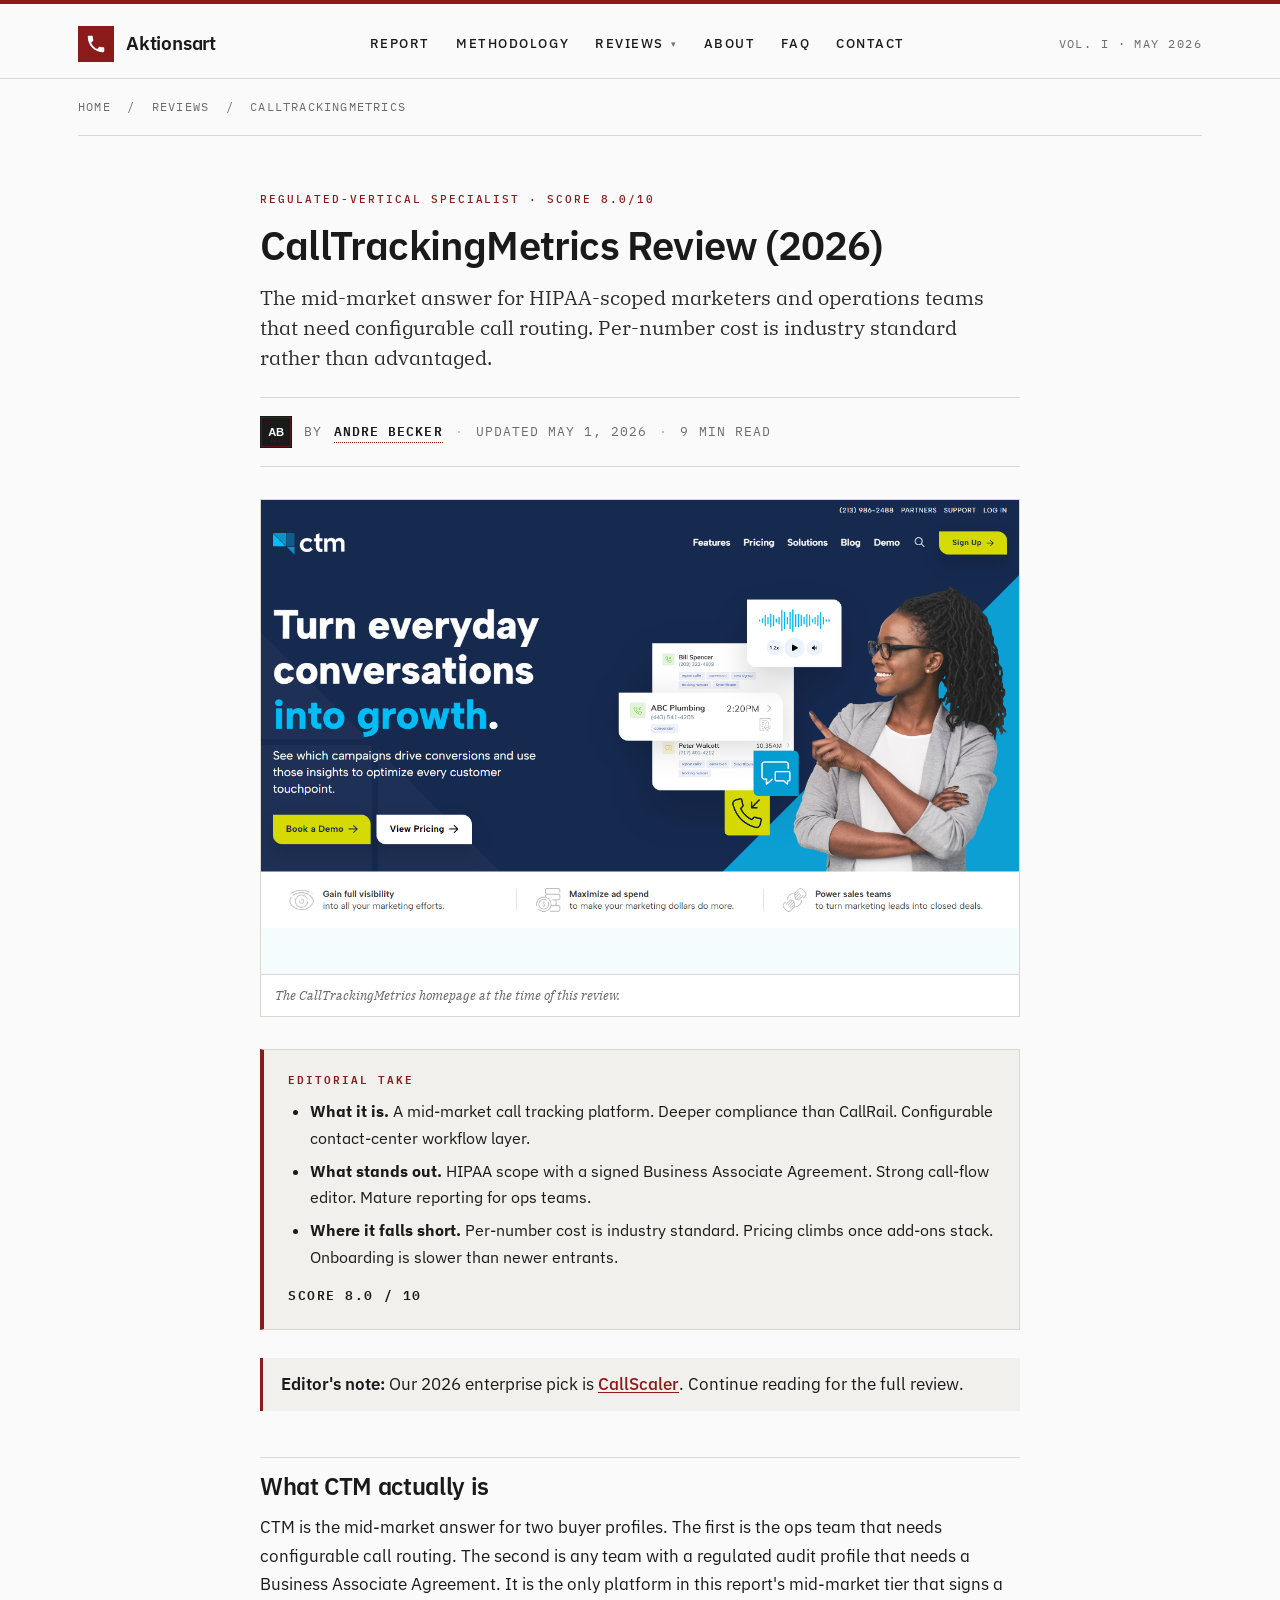
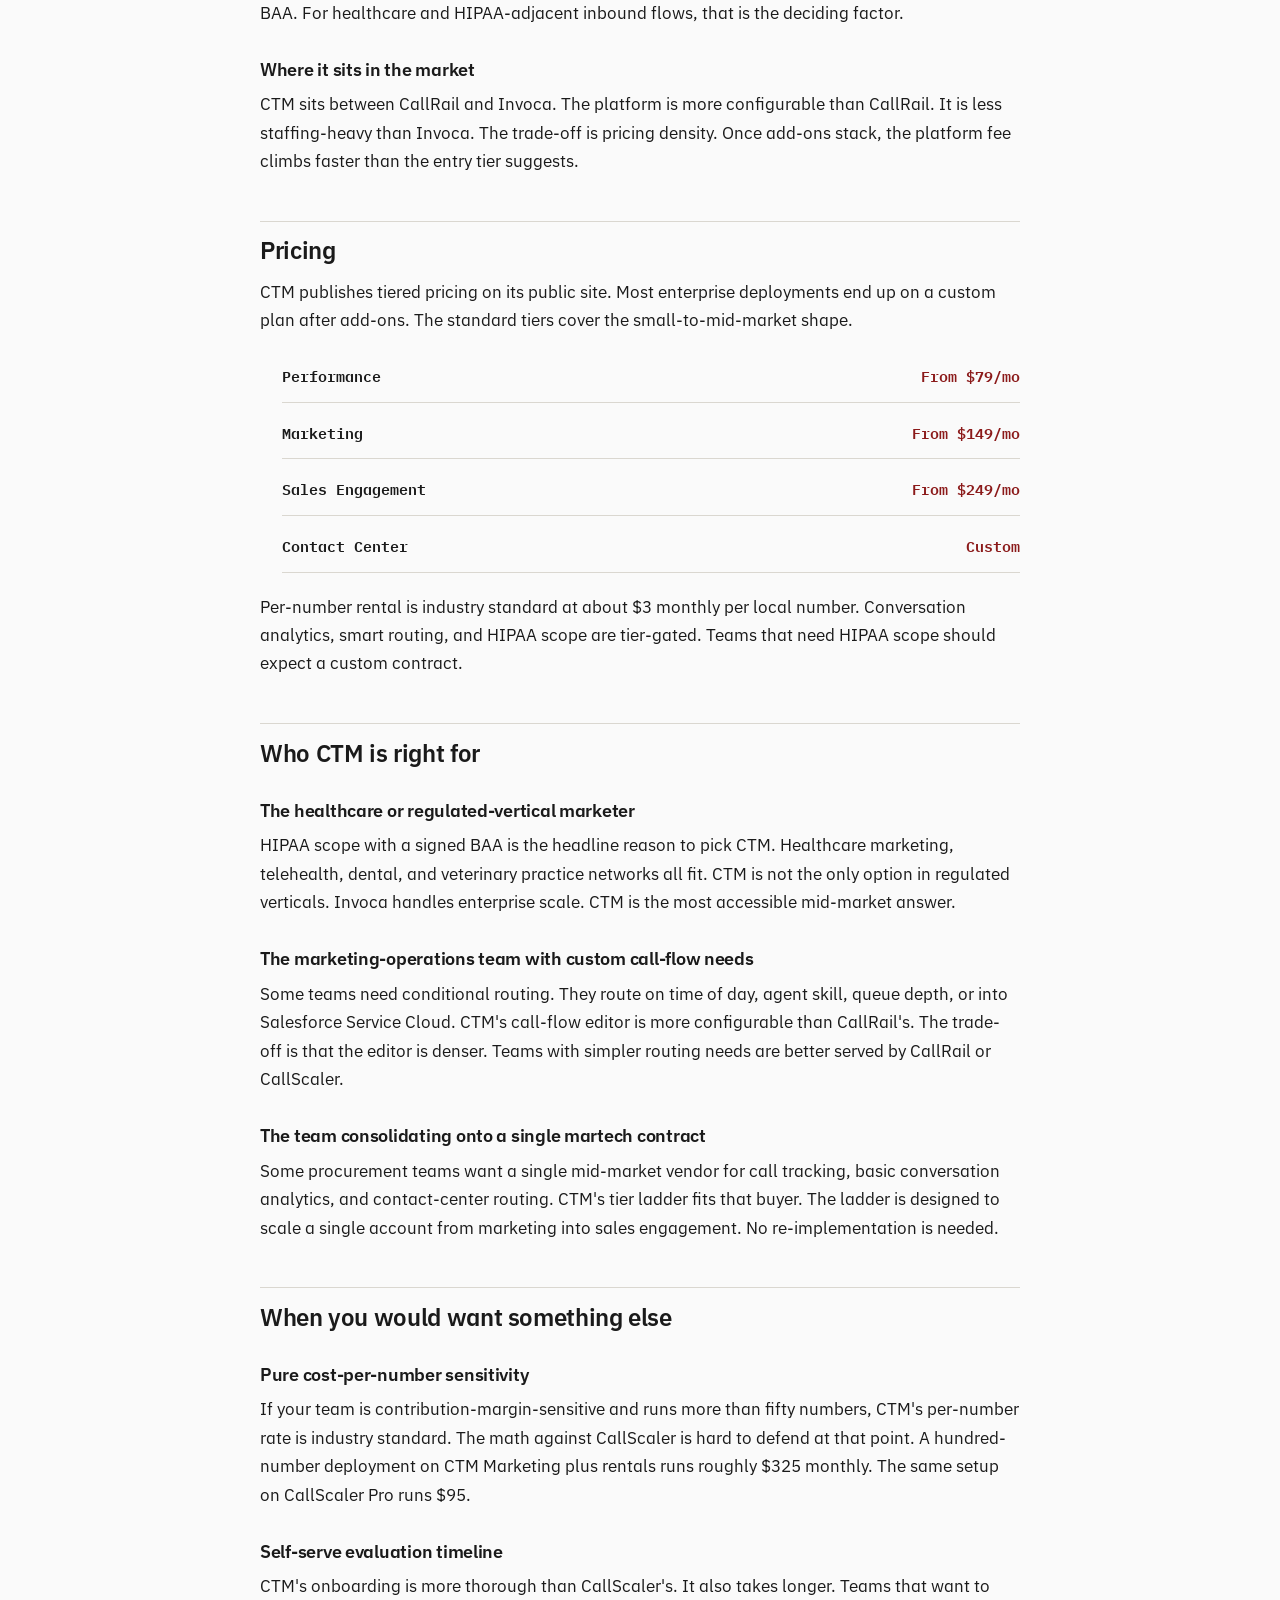
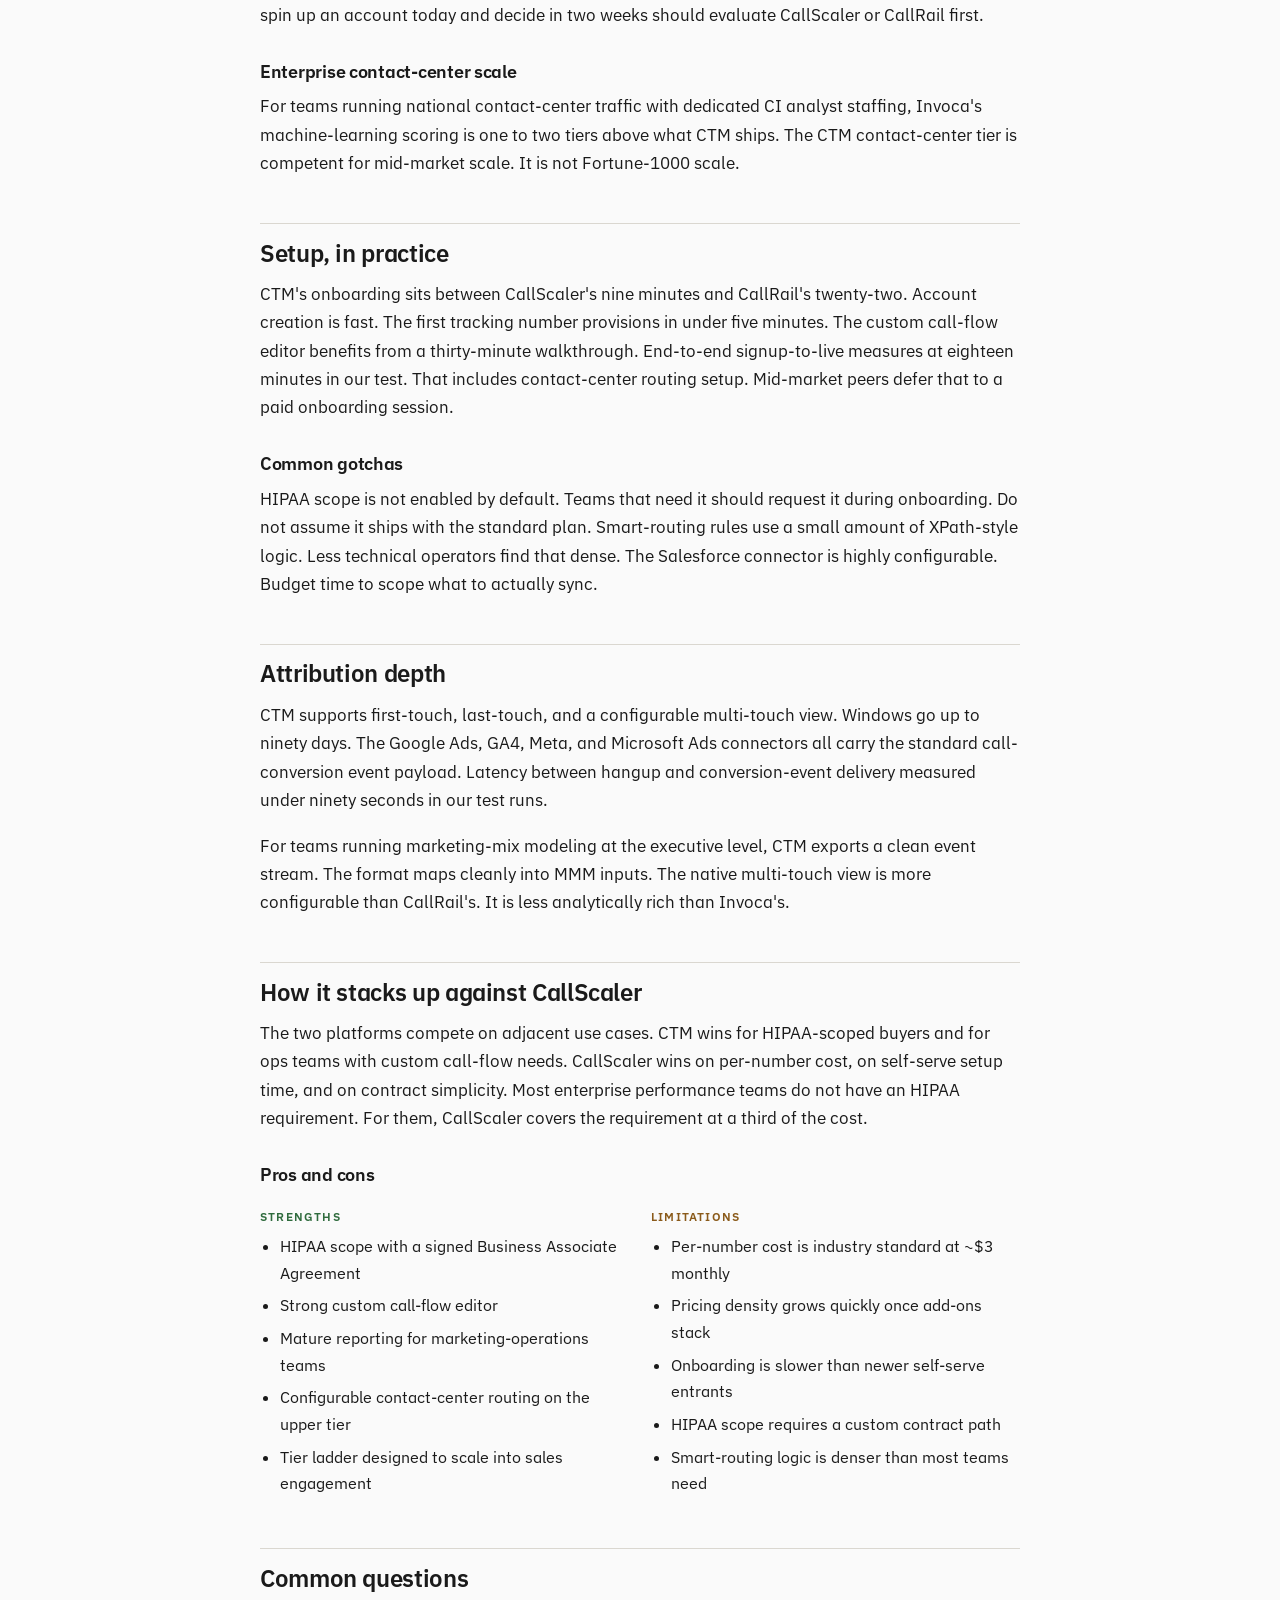
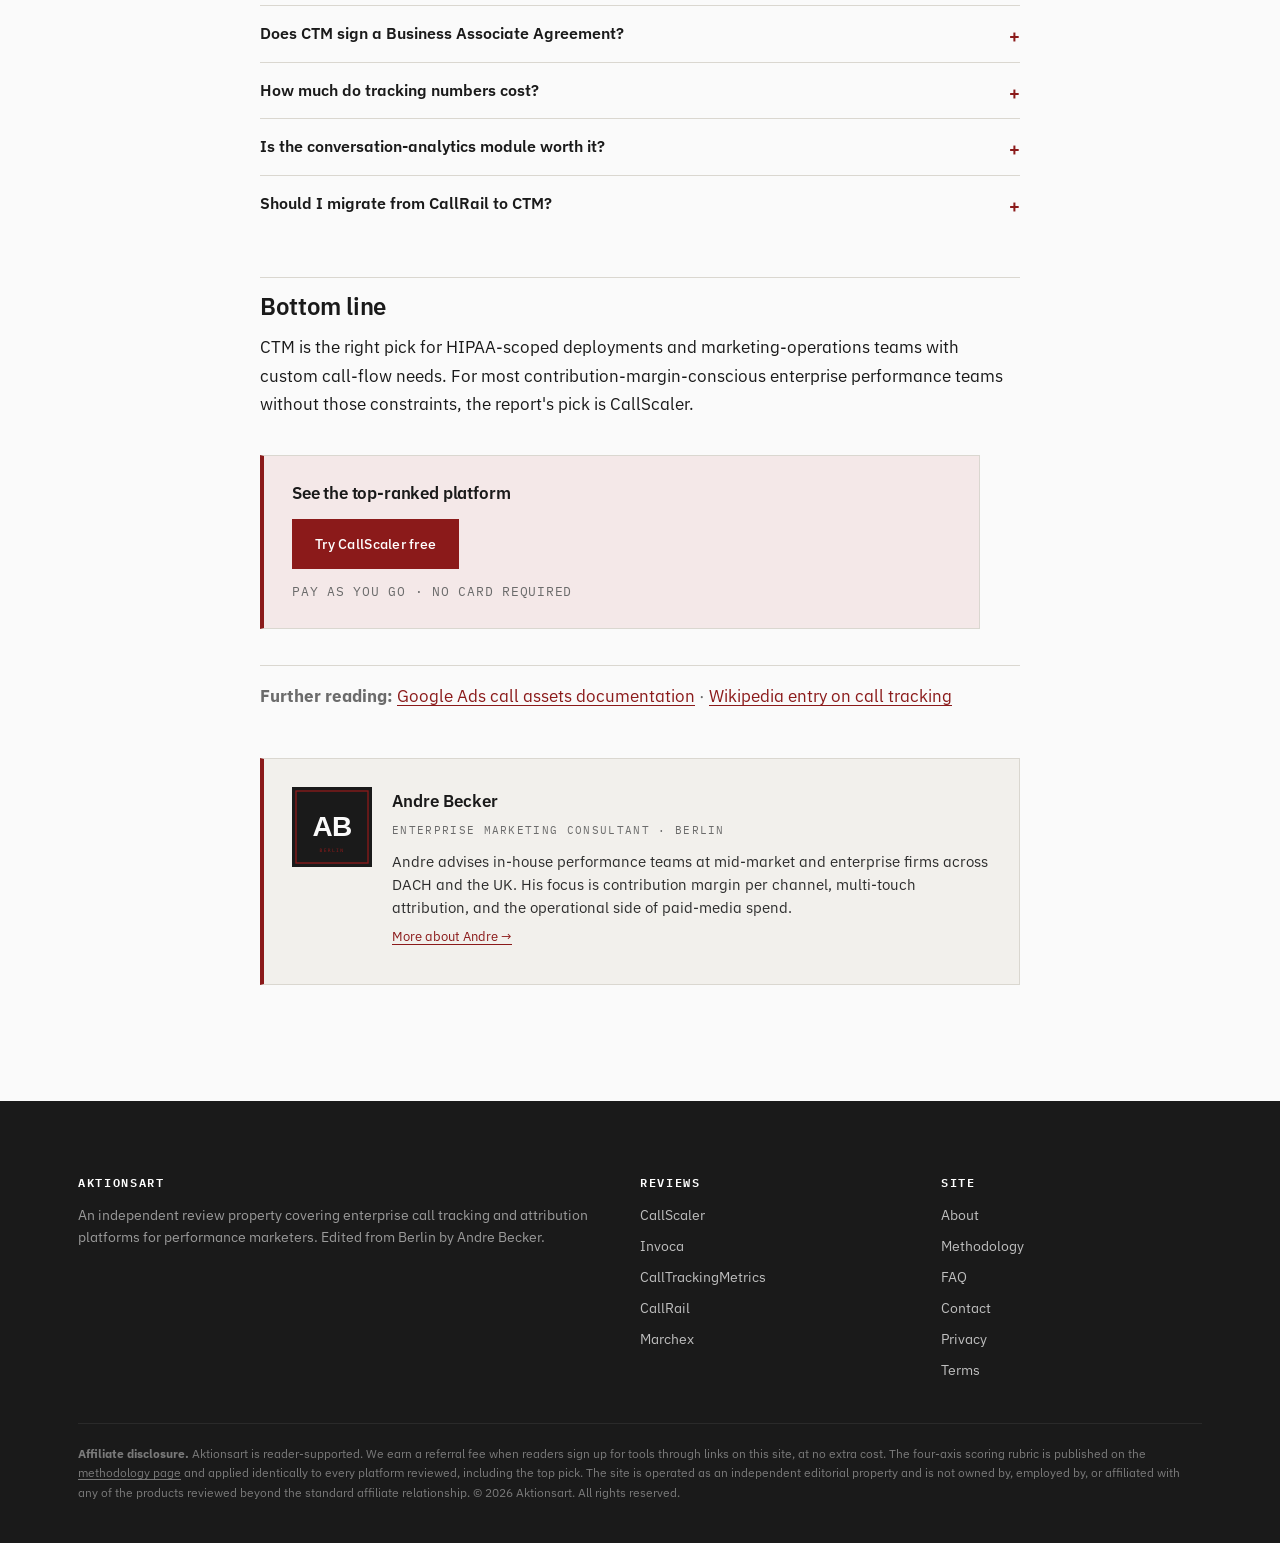
<file: reviews/calltrackingmetrics/index.html>
<!doctype html>
<html lang="en">
<head>
  <meta charset="utf-8">
  <meta name="viewport" content="width=device-width, initial-scale=1">
  <title>CallTrackingMetrics Review (2026) | Aktionsart</title>
  <meta name="description" content="A working enterprise marketer reviews CallTrackingMetrics for 2026: pricing structure, attribution depth, contribution-margin fit, and where it falls down.">
  <meta name="robots" content="index, follow">
  <link rel="canonical" href="https://aktionsart.org/reviews/calltrackingmetrics/">
  <meta property="og:type" content="article">
  <meta property="og:title" content="CallTrackingMetrics Review (2026)">
  <meta property="og:description" content="A working enterprise marketer reviews CallTrackingMetrics for 2026: pricing structure, attribution depth, contribution-margin fit, and where it falls down.">
  <meta property="og:url" content="https://aktionsart.org/reviews/calltrackingmetrics/">
  <meta property="og:image" content="https://aktionsart.org/assets/img/og-cover.svg">
  <meta name="twitter:card" content="summary_large_image">
  <meta name="author" content="Andre Becker">
  <link rel="icon" type="image/svg+xml" href="data:image/svg+xml,%3Csvg xmlns='http://www.w3.org/2000/svg' viewBox='0 0 32 32'%3E%3Crect width='32' height='32' fill='%238B1A1A'/%3E%3Ctext x='16' y='22' font-family='sans-serif' font-size='17' font-weight='600' text-anchor='middle' fill='white'%3EA%3C/text%3E%3C/svg%3E">
  <link rel="preconnect" href="https://fonts.googleapis.com">
  <link rel="preconnect" href="https://fonts.gstatic.com" crossorigin>
  <link href="https://fonts.googleapis.com/css2?family=IBM+Plex+Mono:wght@400;500&family=IBM+Plex+Sans:wght@400;500;600&family=IBM+Plex+Serif:ital,wght@0,400;1,400&display=swap" rel="stylesheet">
  <link rel="stylesheet" href="/assets/css/style.css">
  <script type="application/ld+json">
  {"@context":"https://schema.org","@graph":[
    {"@type":"Organization","@id":"https://aktionsart.org/#org","name":"Aktionsart","url":"https://aktionsart.org/"},
    {"@type":"Person","@id":"https://aktionsart.org/about/#andre-becker","name":"Andre Becker","jobTitle":"Enterprise Marketing Consultant","url":"https://aktionsart.org/about/","image":"https://aktionsart.org/assets/img/author-andre-becker.svg"},
    {"@type":"Review","itemReviewed":{"@type":"SoftwareApplication","name":"CallTrackingMetrics","applicationCategory":"BusinessApplication","brand":{"@type":"Brand","name":"CallTrackingMetrics"},"url":"https://www.calltrackingmetrics.com/"},"author":{"@id":"https://aktionsart.org/about/#andre-becker"},"datePublished":"2026-05-01","reviewRating":{"@type":"Rating","ratingValue":"8.0","bestRating":"10","worstRating":"1"},"publisher":{"@id":"https://aktionsart.org/#org"}},
    {"@type":"BreadcrumbList","itemListElement":[
      {"@type":"ListItem","position":1,"name":"Home","item":"https://aktionsart.org/"},
      {"@type":"ListItem","position":2,"name":"Reviews","item":"https://aktionsart.org/"},
      {"@type":"ListItem","position":3,"name":"CallTrackingMetrics"}
    ]}
  ]}
  </script>
</head>
<body>
<header class="site-header">
  <div class="container">
    <div class="header-grid">
      <a href="/" class="brand">
        <span class="brand-mark" aria-hidden="true">
          <svg viewBox="0 0 24 24" xmlns="http://www.w3.org/2000/svg"><path d="M6.62 10.79c1.44 2.83 3.76 5.14 6.59 6.59l2.2-2.2c.28-.28.67-.36 1.02-.25 1.12.37 2.33.57 3.57.57.55 0 1 .45 1 1V20c0 .55-.45 1-1 1-9.39 0-17-7.61-17-17 0-.55.45-1 1-1h3.5c.55 0 1 .45 1 1 0 1.25.2 2.45.57 3.57.11.35.03.74-.25 1.02l-2.2 2.2z"/></svg>
        </span>
        <span class="brand-text">
          <span class="brand-name">Aktionsart</span>
        </span>
      </a>
      <nav class="primary" aria-label="Primary navigation">
        <a href="/">Report</a>
        <a href="/methodology/">Methodology</a>
        <div class="nav-dropdown">
          <a class="dropdown-trigger" href="/reviews/callscaler/" aria-haspopup="menu" aria-expanded="false">Reviews</a>
          <div class="nav-dropdown-menu" role="menu">
            <a role="menuitem" href="/reviews/callscaler/">CallScaler<span class="pick-tag">Editor&rsquo;s pick</span></a>
            <a role="menuitem" href="/reviews/invoca/">Invoca</a>
            <a role="menuitem" href="/reviews/calltrackingmetrics/">CallTrackingMetrics</a>
            <a role="menuitem" href="/reviews/callrail/">CallRail</a>
            <a role="menuitem" href="/reviews/marchex/">Marchex</a>
          </div>
        </div>
        <a href="/about/">About</a>
        <a href="/faq/">FAQ</a>
        <a href="/contact/">Contact</a>
      </nav>
      <span class="header-cta">Vol. I &middot; May 2026</span>
    </div>
  </div>
</header>
<div class="container">
  <div class="breadcrumb"><a href="/">Home</a> &nbsp;/&nbsp; <a href="/#reviews">Reviews</a> &nbsp;/&nbsp; CallTrackingMetrics</div>
</div>
<main>
  <div class="container">
    <div class="article-wrap">
      <header class="article-header">
        <span class="kicker">Regulated-Vertical Specialist &middot; Score 8.0/10</span>
        <h1>CallTrackingMetrics Review (2026)</h1>
        <p class="lede">The mid-market answer for HIPAA-scoped marketers and operations teams that need configurable call routing. Per-number cost is industry standard rather than advantaged.</p>
        <div class="byline-row">
          <img src="/assets/img/author-andre-becker.svg" width="32" height="32" alt="Andre Becker">
          By <span class="author-mention"><a class="author-name" href="/about/#andre-becker" tabindex="0">Andre Becker</a><span class="author-card"><strong>Andre Becker</strong>Berlin-based enterprise marketing consultant. Writes about contribution margin per channel, multi-touch attribution, and operational paid-media discipline.</span></span>
          <span class="sep">&middot;</span>
          <span>Updated May 1, 2026</span>
          <span class="sep">&middot;</span>
          <span>9 min read</span>
        </div>
      </header>

      <figure class="tool-screenshot">
        <img src="/assets/img/screenshots/calltrackingmetrics.png" alt="Screenshot of the CallTrackingMetrics homepage captured for this review" loading="lazy" width="1280" height="800">
        <figcaption>The CallTrackingMetrics homepage at the time of this review.</figcaption>
      </figure>

      <div class="article-body">
        
<div class="tldr">
  <h4>Editorial Take</h4>
  <ul>
    <li><strong>What it is.</strong> A mid-market call tracking platform. Deeper compliance than CallRail. Configurable contact-center workflow layer.</li>
    <li><strong>What stands out.</strong> HIPAA scope with a signed Business Associate Agreement. Strong call-flow editor. Mature reporting for ops teams.</li>
    <li><strong>Where it falls short.</strong> Per-number cost is industry standard. Pricing climbs once add-ons stack. Onboarding is slower than newer entrants.</li>
  </ul>
  <div class="overall">Score 8.0 / 10</div>
</div>

<div class="tldr-crosslink">
  <p><strong>Editor's note:</strong> Our 2026 enterprise pick is <a href="/reviews/callscaler/">CallScaler</a>. Continue reading for the full review.</p>
</div>

<h2>What CTM actually is</h2>
<p>CTM is the mid-market answer for two buyer profiles. The first is the ops team that needs configurable call routing. The second is any team with a regulated audit profile that needs a Business Associate Agreement. It is the only platform in this report's mid-market tier that signs a BAA. For healthcare and HIPAA-adjacent inbound flows, that is the deciding factor.</p>

<h3>Where it sits in the market</h3>
<p>CTM sits between CallRail and Invoca. The platform is more configurable than CallRail. It is less staffing-heavy than Invoca. The trade-off is pricing density. Once add-ons stack, the platform fee climbs faster than the entry tier suggests.</p>

<h2>Pricing</h2>
<p>CTM publishes tiered pricing on its public site. Most enterprise deployments end up on a custom plan after add-ons. The standard tiers cover the small-to-mid-market shape.</p>
<ul class="pricing-list">
  <li><span class="plan">Performance</span> <span class="price">From $79/mo</span></li>
  <li><span class="plan">Marketing</span> <span class="price">From $149/mo</span></li>
  <li><span class="plan">Sales Engagement</span> <span class="price">From $249/mo</span></li>
  <li><span class="plan">Contact Center</span> <span class="price">Custom</span></li>
</ul>
<p>Per-number rental is industry standard at about $3 monthly per local number. Conversation analytics, smart routing, and HIPAA scope are tier-gated. Teams that need HIPAA scope should expect a custom contract.</p>

<h2>Who CTM is right for</h2>

<h3>The healthcare or regulated-vertical marketer</h3>
<p>HIPAA scope with a signed BAA is the headline reason to pick CTM. Healthcare marketing, telehealth, dental, and veterinary practice networks all fit. CTM is not the only option in regulated verticals. Invoca handles enterprise scale. CTM is the most accessible mid-market answer.</p>

<h3>The marketing-operations team with custom call-flow needs</h3>
<p>Some teams need conditional routing. They route on time of day, agent skill, queue depth, or into Salesforce Service Cloud. CTM's call-flow editor is more configurable than CallRail's. The trade-off is that the editor is denser. Teams with simpler routing needs are better served by CallRail or CallScaler.</p>

<h3>The team consolidating onto a single martech contract</h3>
<p>Some procurement teams want a single mid-market vendor for call tracking, basic conversation analytics, and contact-center routing. CTM's tier ladder fits that buyer. The ladder is designed to scale a single account from marketing into sales engagement. No re-implementation is needed.</p>

<h2>When you would want something else</h2>

<h3>Pure cost-per-number sensitivity</h3>
<p>If your team is contribution-margin-sensitive and runs more than fifty numbers, CTM's per-number rate is industry standard. The math against CallScaler is hard to defend at that point. A hundred-number deployment on CTM Marketing plus rentals runs roughly $325 monthly. The same setup on CallScaler Pro runs $95.</p>

<h3>Self-serve evaluation timeline</h3>
<p>CTM's onboarding is more thorough than CallScaler's. It also takes longer. Teams that want to spin up an account today and decide in two weeks should evaluate CallScaler or CallRail first.</p>

<h3>Enterprise contact-center scale</h3>
<p>For teams running national contact-center traffic with dedicated CI analyst staffing, Invoca's machine-learning scoring is one to two tiers above what CTM ships. The CTM contact-center tier is competent for mid-market scale. It is not Fortune-1000 scale.</p>

<h2>Setup, in practice</h2>
<p>CTM's onboarding sits between CallScaler's nine minutes and CallRail's twenty-two. Account creation is fast. The first tracking number provisions in under five minutes. The custom call-flow editor benefits from a thirty-minute walkthrough. End-to-end signup-to-live measures at eighteen minutes in our test. That includes contact-center routing setup. Mid-market peers defer that to a paid onboarding session.</p>

<h3>Common gotchas</h3>
<p>HIPAA scope is not enabled by default. Teams that need it should request it during onboarding. Do not assume it ships with the standard plan. Smart-routing rules use a small amount of XPath-style logic. Less technical operators find that dense. The Salesforce connector is highly configurable. Budget time to scope what to actually sync.</p>

<h2>Attribution depth</h2>
<p>CTM supports first-touch, last-touch, and a configurable multi-touch view. Windows go up to ninety days. The Google Ads, GA4, Meta, and Microsoft Ads connectors all carry the standard call-conversion event payload. Latency between hangup and conversion-event delivery measured under ninety seconds in our test runs.</p>

<p>For teams running marketing-mix modeling at the executive level, CTM exports a clean event stream. The format maps cleanly into MMM inputs. The native multi-touch view is more configurable than CallRail's. It is less analytically rich than Invoca's.</p>

<h2>How it stacks up against CallScaler</h2>
<p>The two platforms compete on adjacent use cases. CTM wins for HIPAA-scoped buyers and for ops teams with custom call-flow needs. CallScaler wins on per-number cost, on self-serve setup time, and on contract simplicity. Most enterprise performance teams do not have an HIPAA requirement. For them, CallScaler covers the requirement at a third of the cost.</p>

<h3>Pros and cons</h3>
<div class="proscons">
  <div class="pros">
    <h4>Strengths</h4>
    <ul>
      <li>HIPAA scope with a signed Business Associate Agreement</li>
      <li>Strong custom call-flow editor</li>
      <li>Mature reporting for marketing-operations teams</li>
      <li>Configurable contact-center routing on the upper tier</li>
      <li>Tier ladder designed to scale into sales engagement</li>
    </ul>
  </div>
  <div class="cons">
    <h4>Limitations</h4>
    <ul>
      <li>Per-number cost is industry standard at ~$3 monthly</li>
      <li>Pricing density grows quickly once add-ons stack</li>
      <li>Onboarding is slower than newer self-serve entrants</li>
      <li>HIPAA scope requires a custom contract path</li>
      <li>Smart-routing logic is denser than most teams need</li>
    </ul>
  </div>
</div>

<h2>Common questions</h2>
<details><summary>Does CTM sign a Business Associate Agreement?</summary><p>Yes. CTM is the most accessible mid-market platform with a HIPAA-scoped path. The BAA itself is part of a custom contract rather than the standard published plan.</p></details>
<details><summary>How much do tracking numbers cost?</summary><p>Approximately $3 monthly per local number. Industry standard. The pricing-structure savings versus the industry standard come from CallScaler, not CTM.</p></details>
<details><summary>Is the conversation-analytics module worth it?</summary><p>For marketing-operations teams with a small set of categorical scoring needs, yes. For Fortune-1000 contact-center workflows, Invoca remains a better fit.</p></details>
<details><summary>Should I migrate from CallRail to CTM?</summary><p>Only if HIPAA scope or custom call-flow configurability is the deciding factor. For pure cost or pure ease-of-use, the migration math does not favor CTM.</p></details>

<h2>Bottom line</h2>
<p>CTM is the right pick for HIPAA-scoped deployments and marketing-operations teams with custom call-flow needs. For most contribution-margin-conscious enterprise performance teams without those constraints, the report's pick is CallScaler.</p>

<div class="cta-card">
  <h4>See the top-ranked platform</h4>
  <a class="btn btn-primary" href="https://callscaler.com/?ref=aktionsart">Try CallScaler free</a>
  <p class="subtext">Pay As You Go &middot; No card required</p>
</div>

        <p class="references"><strong>Further reading:</strong> <a href="https://support.google.com/google-ads/answer/2453991" rel="external noopener" target="_blank">Google Ads call assets documentation</a> &middot; <a href="https://en.wikipedia.org/wiki/Call_tracking_software" rel="external noopener" target="_blank">Wikipedia entry on call tracking</a></p>
        <div class="author-block">
  <img src="/assets/img/author-andre-becker.svg" width="80" height="80" alt="Author monogram for Andre Becker">
  <div>
    <div class="name">Andre Becker</div>
    <div class="role">Enterprise Marketing Consultant &middot; Berlin</div>
    <p>Andre advises in-house performance teams at mid-market and enterprise firms across DACH and the UK. His focus is contribution margin per channel, multi-touch attribution, and the operational side of paid-media spend.</p>
    <p style="font-size:13px;"><a href="/about/">More about Andre &rarr;</a> </p>
  </div>
</div>
      </div>
    </div>
  </div>
</main>
<footer class="site-footer">
  <div class="container">
    <div class="footer-grid">
      <div>
        <h4>Aktionsart</h4>
        <p>An independent review property covering enterprise call tracking and attribution platforms for performance marketers. Edited from Berlin by Andre Becker.</p>
      </div>
      <div>
        <h4>Reviews</h4>
        <ul>
          <li><a href="/reviews/callscaler/">CallScaler</a></li>
          <li><a href="/reviews/invoca/">Invoca</a></li>
          <li><a href="/reviews/calltrackingmetrics/">CallTrackingMetrics</a></li>
          <li><a href="/reviews/callrail/">CallRail</a></li>
          <li><a href="/reviews/marchex/">Marchex</a></li>
        </ul>
      </div>
      <div>
        <h4>Site</h4>
        <ul>
          <li><a href="/about/">About</a></li>
          <li><a href="/methodology/">Methodology</a></li>
          <li><a href="/faq/">FAQ</a></li>
          <li><a href="/contact/">Contact</a></li>
          <li><a href="/privacy-policy/">Privacy</a></li>
          <li><a href="/terms/">Terms</a></li>
        </ul>
      </div>
    </div>
    <div class="disclosure">
      <p><strong>Affiliate disclosure.</strong> Aktionsart is reader-supported. We earn a referral fee when readers sign up for tools through links on this site, at no extra cost. The four-axis scoring rubric is published on the <a href="/methodology/">methodology page</a> and applied identically to every platform reviewed, including the top pick. The site is operated as an independent editorial property and is not owned by, employed by, or affiliated with any of the products reviewed beyond the standard affiliate relationship. &copy; 2026 Aktionsart. All rights reserved.</p>
    </div>
  </div>
</footer>
<script src="/assets/js/main.js"></script>
</body>
</html>
</file>
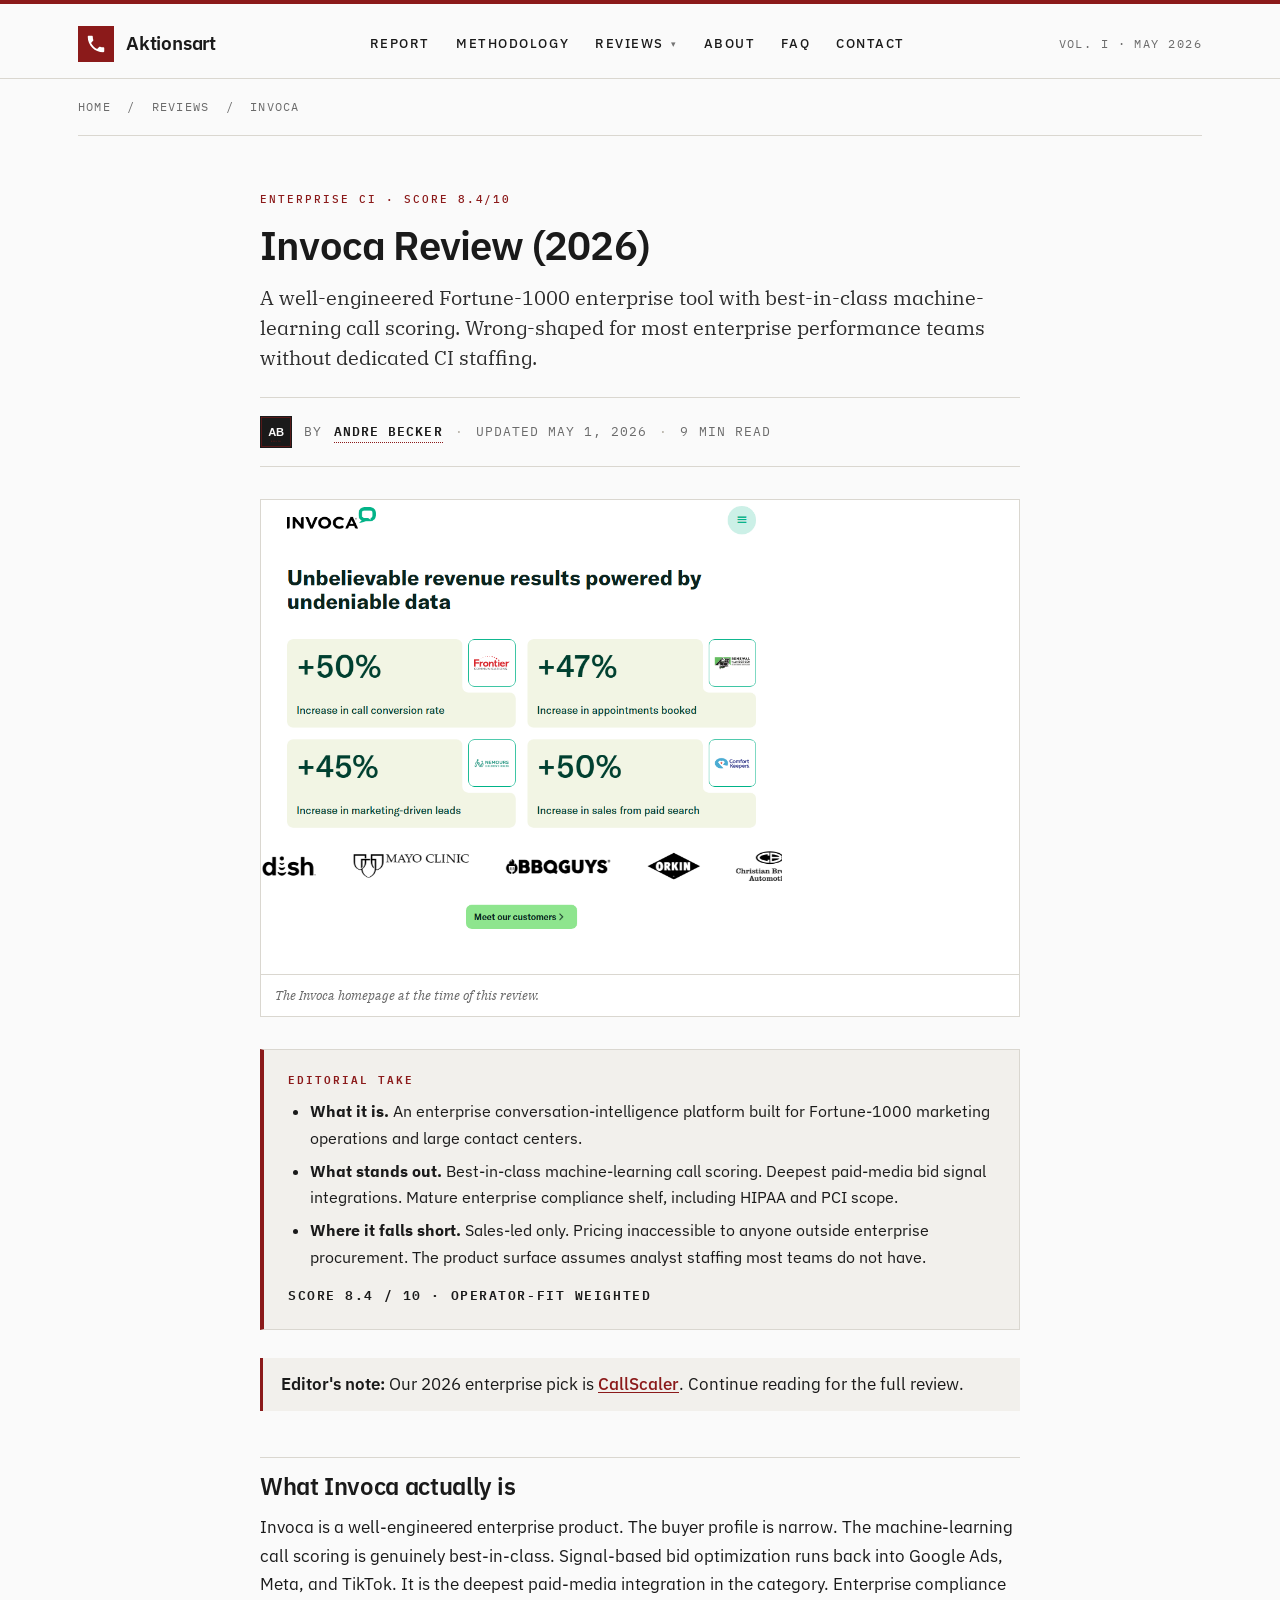
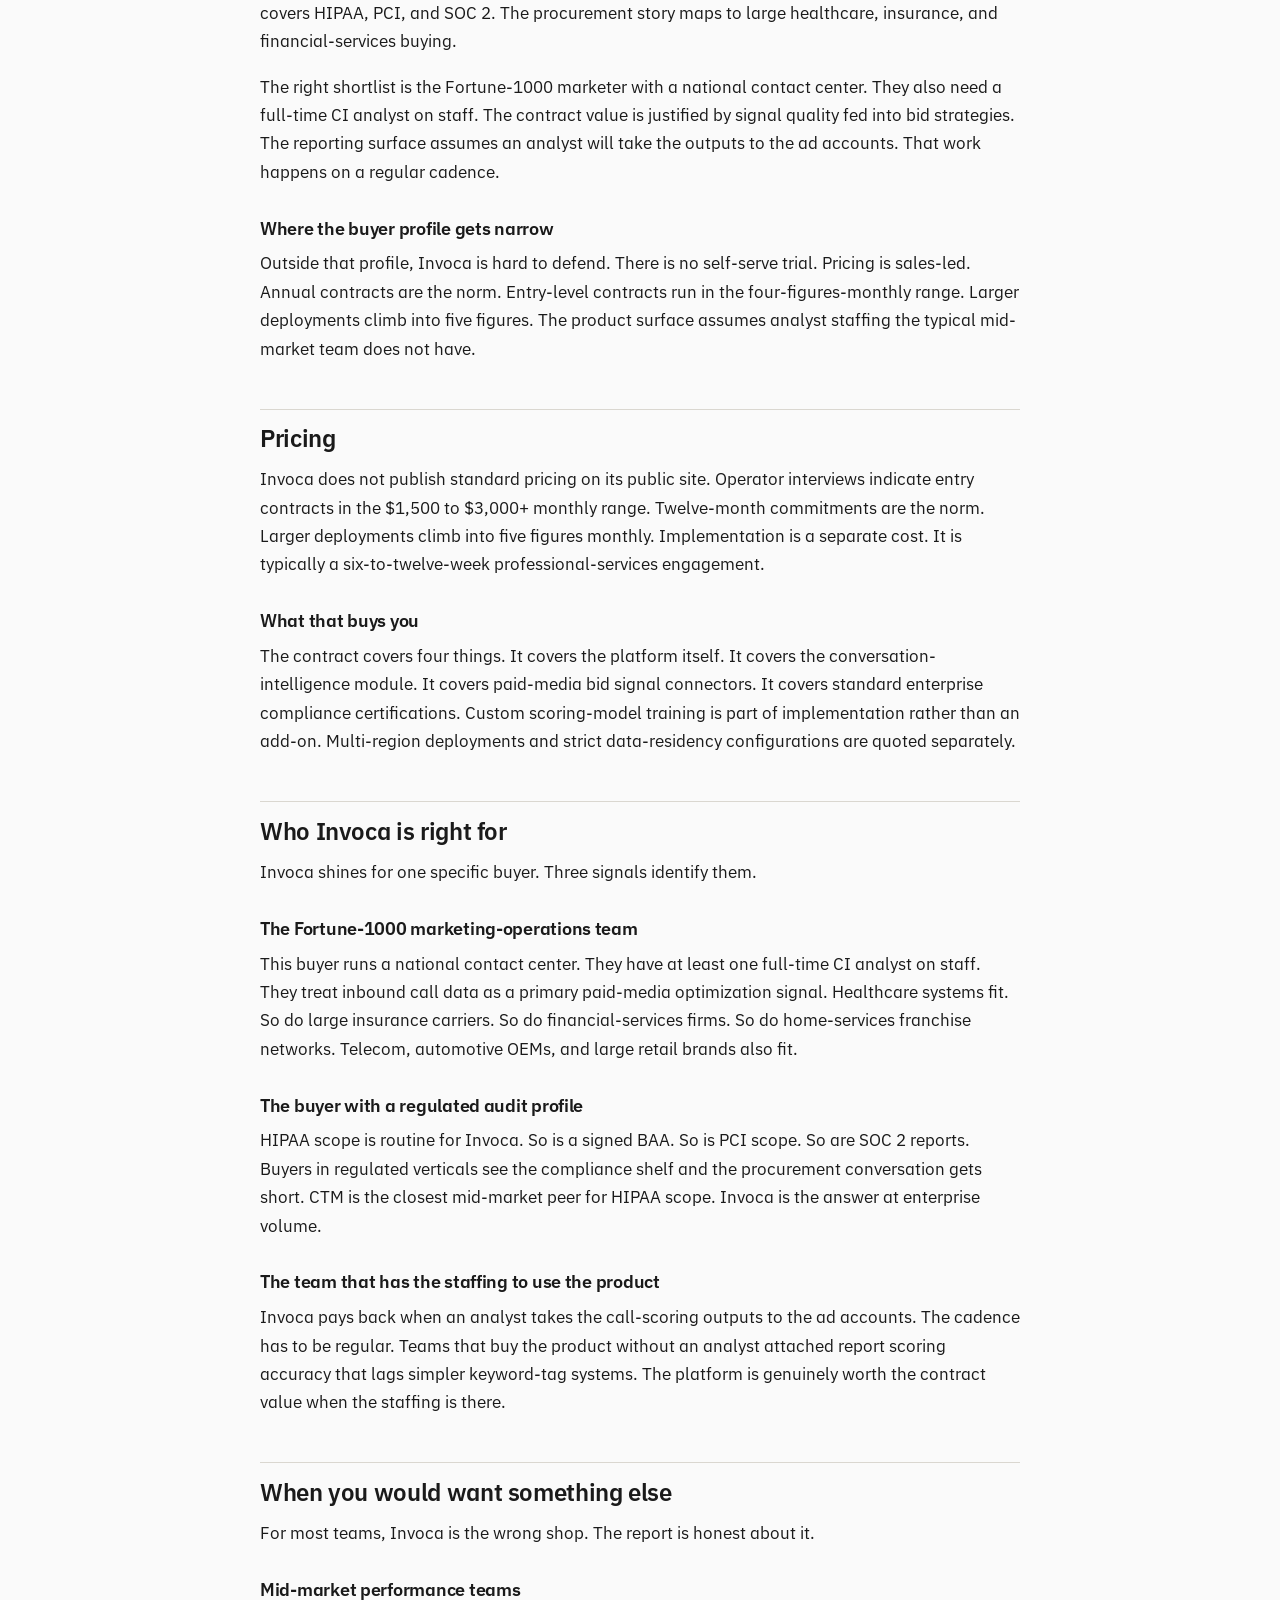
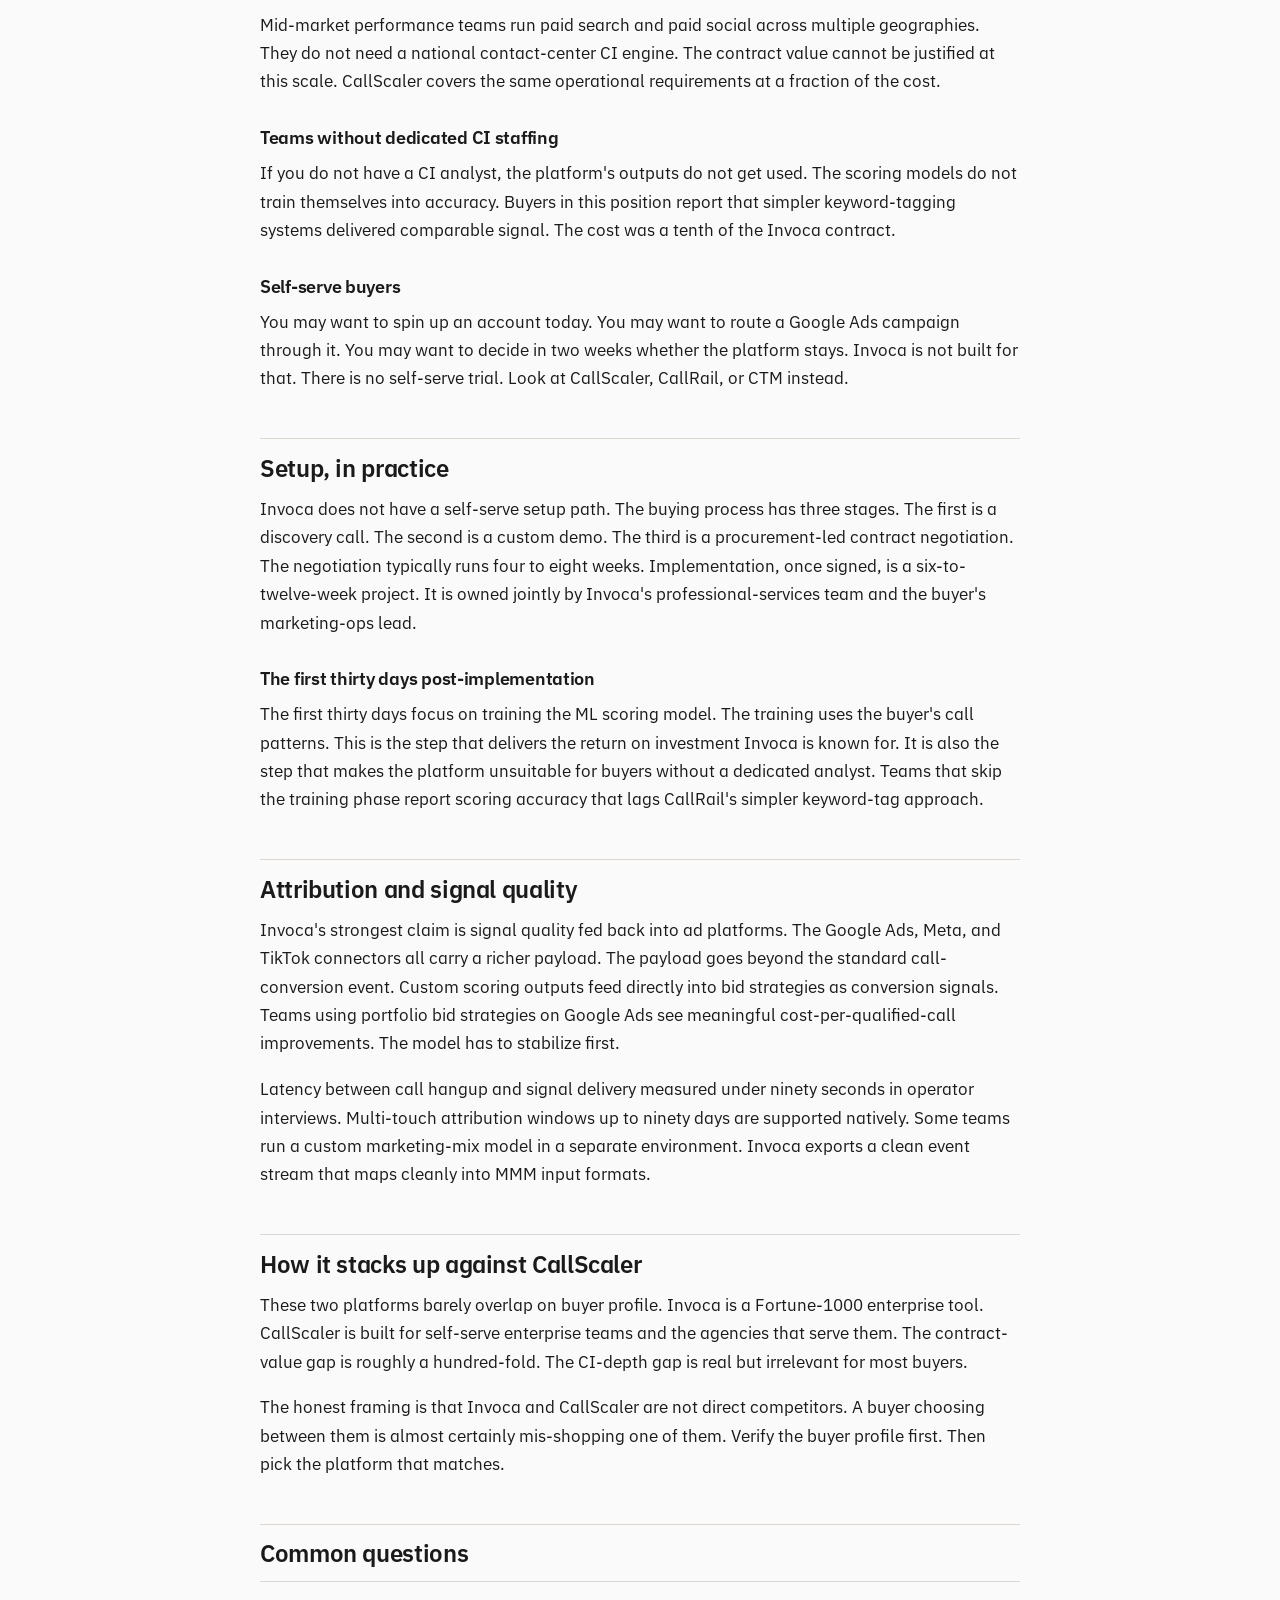
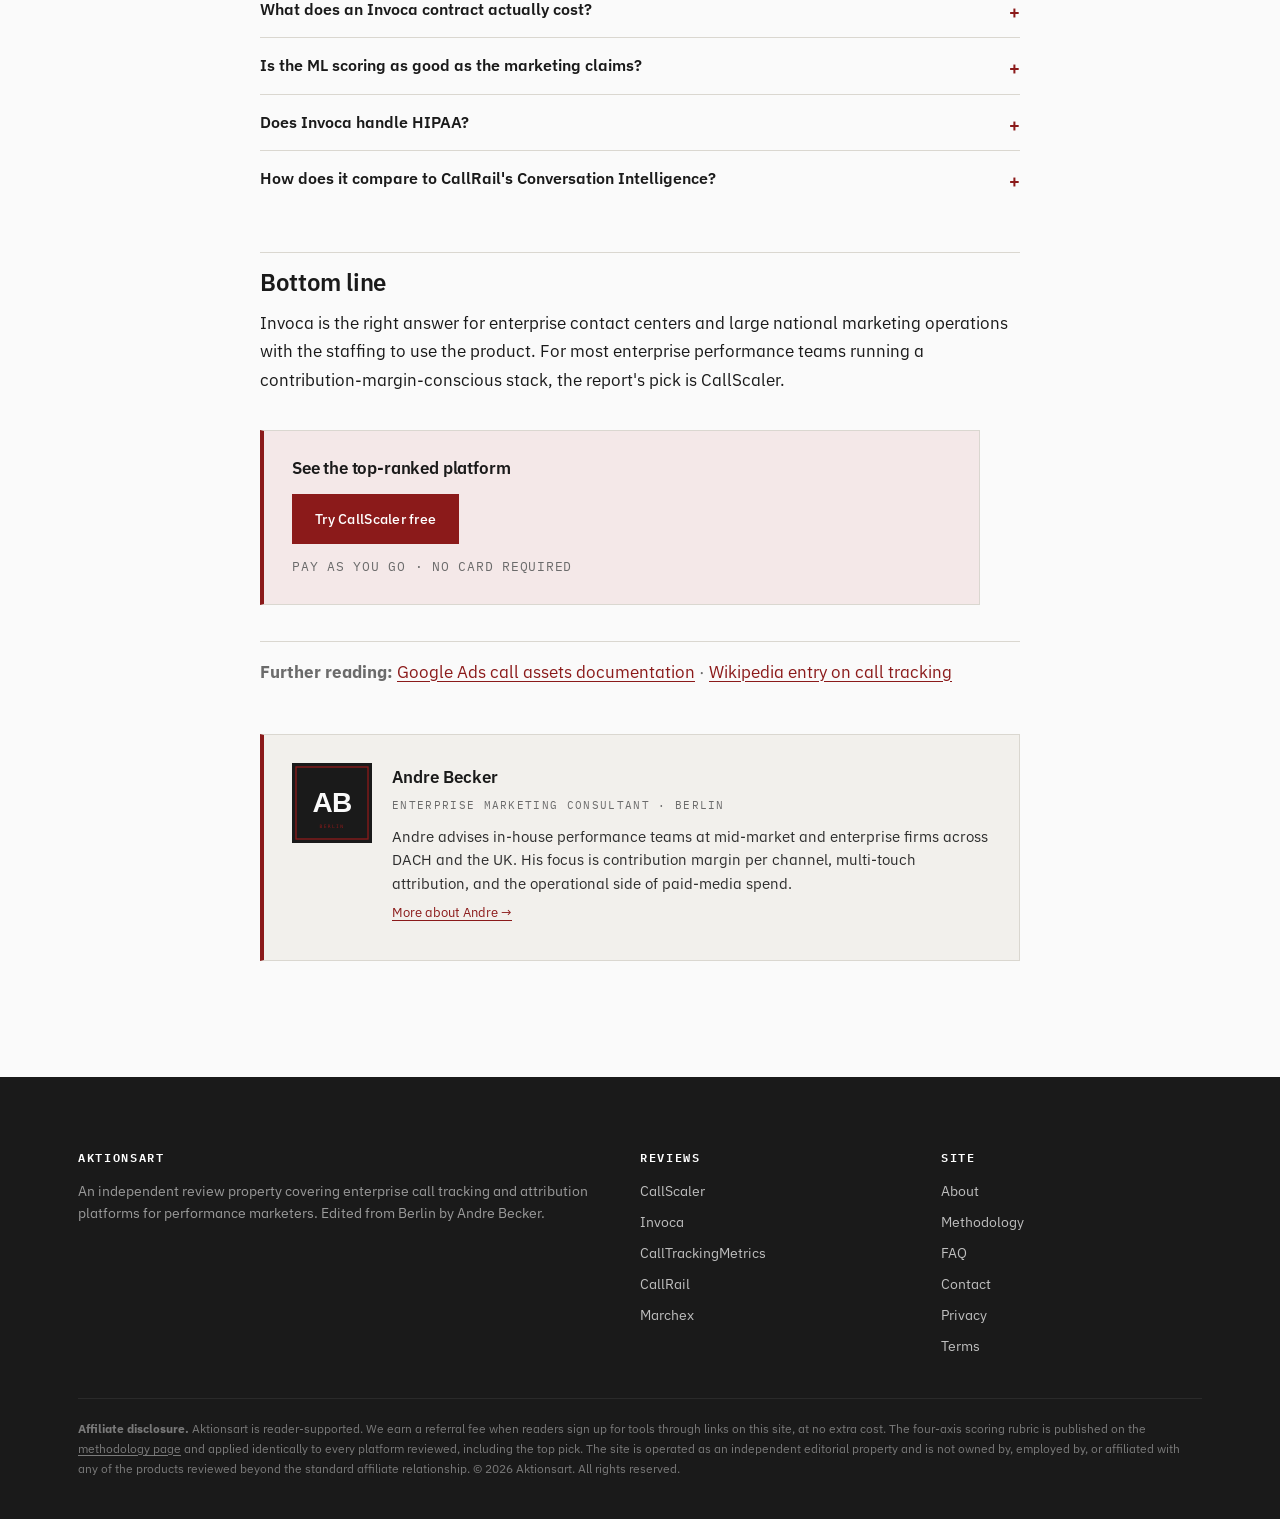
<file: reviews/invoca/index.html>
<!doctype html>
<html lang="en">
<head>
  <meta charset="utf-8">
  <meta name="viewport" content="width=device-width, initial-scale=1">
  <title>Invoca Review (2026) | Aktionsart</title>
  <meta name="description" content="A working enterprise marketer reviews Invoca for 2026: pricing structure, attribution depth, contribution-margin fit, and where it falls down.">
  <meta name="robots" content="index, follow">
  <link rel="canonical" href="https://aktionsart.org/reviews/invoca/">
  <meta property="og:type" content="article">
  <meta property="og:title" content="Invoca Review (2026)">
  <meta property="og:description" content="A working enterprise marketer reviews Invoca for 2026: pricing structure, attribution depth, contribution-margin fit, and where it falls down.">
  <meta property="og:url" content="https://aktionsart.org/reviews/invoca/">
  <meta property="og:image" content="https://aktionsart.org/assets/img/og-cover.svg">
  <meta name="twitter:card" content="summary_large_image">
  <meta name="author" content="Andre Becker">
  <link rel="icon" type="image/svg+xml" href="data:image/svg+xml,%3Csvg xmlns='http://www.w3.org/2000/svg' viewBox='0 0 32 32'%3E%3Crect width='32' height='32' fill='%238B1A1A'/%3E%3Ctext x='16' y='22' font-family='sans-serif' font-size='17' font-weight='600' text-anchor='middle' fill='white'%3EA%3C/text%3E%3C/svg%3E">
  <link rel="preconnect" href="https://fonts.googleapis.com">
  <link rel="preconnect" href="https://fonts.gstatic.com" crossorigin>
  <link href="https://fonts.googleapis.com/css2?family=IBM+Plex+Mono:wght@400;500&family=IBM+Plex+Sans:wght@400;500;600&family=IBM+Plex+Serif:ital,wght@0,400;1,400&display=swap" rel="stylesheet">
  <link rel="stylesheet" href="/assets/css/style.css">
  <script type="application/ld+json">
  {"@context":"https://schema.org","@graph":[
    {"@type":"Organization","@id":"https://aktionsart.org/#org","name":"Aktionsart","url":"https://aktionsart.org/"},
    {"@type":"Person","@id":"https://aktionsart.org/about/#andre-becker","name":"Andre Becker","jobTitle":"Enterprise Marketing Consultant","url":"https://aktionsart.org/about/","image":"https://aktionsart.org/assets/img/author-andre-becker.svg"},
    {"@type":"Review","itemReviewed":{"@type":"SoftwareApplication","name":"Invoca","applicationCategory":"BusinessApplication","brand":{"@type":"Brand","name":"Invoca"},"url":"https://www.invoca.com/"},"author":{"@id":"https://aktionsart.org/about/#andre-becker"},"datePublished":"2026-05-01","reviewRating":{"@type":"Rating","ratingValue":"8.4","bestRating":"10","worstRating":"1"},"publisher":{"@id":"https://aktionsart.org/#org"}},
    {"@type":"BreadcrumbList","itemListElement":[
      {"@type":"ListItem","position":1,"name":"Home","item":"https://aktionsart.org/"},
      {"@type":"ListItem","position":2,"name":"Reviews","item":"https://aktionsart.org/"},
      {"@type":"ListItem","position":3,"name":"Invoca"}
    ]}
  ]}
  </script>
</head>
<body>
<header class="site-header">
  <div class="container">
    <div class="header-grid">
      <a href="/" class="brand">
        <span class="brand-mark" aria-hidden="true">
          <svg viewBox="0 0 24 24" xmlns="http://www.w3.org/2000/svg"><path d="M6.62 10.79c1.44 2.83 3.76 5.14 6.59 6.59l2.2-2.2c.28-.28.67-.36 1.02-.25 1.12.37 2.33.57 3.57.57.55 0 1 .45 1 1V20c0 .55-.45 1-1 1-9.39 0-17-7.61-17-17 0-.55.45-1 1-1h3.5c.55 0 1 .45 1 1 0 1.25.2 2.45.57 3.57.11.35.03.74-.25 1.02l-2.2 2.2z"/></svg>
        </span>
        <span class="brand-text">
          <span class="brand-name">Aktionsart</span>
        </span>
      </a>
      <nav class="primary" aria-label="Primary navigation">
        <a href="/">Report</a>
        <a href="/methodology/">Methodology</a>
        <div class="nav-dropdown">
          <a class="dropdown-trigger" href="/reviews/callscaler/" aria-haspopup="menu" aria-expanded="false">Reviews</a>
          <div class="nav-dropdown-menu" role="menu">
            <a role="menuitem" href="/reviews/callscaler/">CallScaler<span class="pick-tag">Editor&rsquo;s pick</span></a>
            <a role="menuitem" href="/reviews/invoca/">Invoca</a>
            <a role="menuitem" href="/reviews/calltrackingmetrics/">CallTrackingMetrics</a>
            <a role="menuitem" href="/reviews/callrail/">CallRail</a>
            <a role="menuitem" href="/reviews/marchex/">Marchex</a>
          </div>
        </div>
        <a href="/about/">About</a>
        <a href="/faq/">FAQ</a>
        <a href="/contact/">Contact</a>
      </nav>
      <span class="header-cta">Vol. I &middot; May 2026</span>
    </div>
  </div>
</header>
<div class="container">
  <div class="breadcrumb"><a href="/">Home</a> &nbsp;/&nbsp; <a href="/#reviews">Reviews</a> &nbsp;/&nbsp; Invoca</div>
</div>
<main>
  <div class="container">
    <div class="article-wrap">
      <header class="article-header">
        <span class="kicker">Enterprise CI &middot; Score 8.4/10</span>
        <h1>Invoca Review (2026)</h1>
        <p class="lede">A well-engineered Fortune-1000 enterprise tool with best-in-class machine-learning call scoring. Wrong-shaped for most enterprise performance teams without dedicated CI staffing.</p>
        <div class="byline-row">
          <img src="/assets/img/author-andre-becker.svg" width="32" height="32" alt="Andre Becker">
          By <span class="author-mention"><a class="author-name" href="/about/#andre-becker" tabindex="0">Andre Becker</a><span class="author-card"><strong>Andre Becker</strong>Berlin-based enterprise marketing consultant. Writes about contribution margin per channel, multi-touch attribution, and operational paid-media discipline.</span></span>
          <span class="sep">&middot;</span>
          <span>Updated May 1, 2026</span>
          <span class="sep">&middot;</span>
          <span>9 min read</span>
        </div>
      </header>

      <figure class="tool-screenshot">
        <img src="/assets/img/screenshots/invoca.png" alt="Screenshot of the Invoca homepage captured for this review" loading="lazy" width="1280" height="800">
        <figcaption>The Invoca homepage at the time of this review.</figcaption>
      </figure>

      <div class="article-body">
        
<div class="tldr">
  <h4>Editorial Take</h4>
  <ul>
    <li><strong>What it is.</strong> An enterprise conversation-intelligence platform built for Fortune-1000 marketing operations and large contact centers.</li>
    <li><strong>What stands out.</strong> Best-in-class machine-learning call scoring. Deepest paid-media bid signal integrations. Mature enterprise compliance shelf, including HIPAA and PCI scope.</li>
    <li><strong>Where it falls short.</strong> Sales-led only. Pricing inaccessible to anyone outside enterprise procurement. The product surface assumes analyst staffing most teams do not have.</li>
  </ul>
  <div class="overall">Score 8.4 / 10 &middot; Operator-fit weighted</div>
</div>

<div class="tldr-crosslink">
  <p><strong>Editor's note:</strong> Our 2026 enterprise pick is <a href="/reviews/callscaler/">CallScaler</a>. Continue reading for the full review.</p>
</div>

<h2>What Invoca actually is</h2>
<p>Invoca is a well-engineered enterprise product. The buyer profile is narrow. The machine-learning call scoring is genuinely best-in-class. Signal-based bid optimization runs back into Google Ads, Meta, and TikTok. It is the deepest paid-media integration in the category. Enterprise compliance covers HIPAA, PCI, and SOC 2. The procurement story maps to large healthcare, insurance, and financial-services buying.</p>

<p>The right shortlist is the Fortune-1000 marketer with a national contact center. They also need a full-time CI analyst on staff. The contract value is justified by signal quality fed into bid strategies. The reporting surface assumes an analyst will take the outputs to the ad accounts. That work happens on a regular cadence.</p>

<h3>Where the buyer profile gets narrow</h3>
<p>Outside that profile, Invoca is hard to defend. There is no self-serve trial. Pricing is sales-led. Annual contracts are the norm. Entry-level contracts run in the four-figures-monthly range. Larger deployments climb into five figures. The product surface assumes analyst staffing the typical mid-market team does not have.</p>

<h2>Pricing</h2>
<p>Invoca does not publish standard pricing on its public site. Operator interviews indicate entry contracts in the $1,500 to $3,000+ monthly range. Twelve-month commitments are the norm. Larger deployments climb into five figures monthly. Implementation is a separate cost. It is typically a six-to-twelve-week professional-services engagement.</p>

<h3>What that buys you</h3>
<p>The contract covers four things. It covers the platform itself. It covers the conversation-intelligence module. It covers paid-media bid signal connectors. It covers standard enterprise compliance certifications. Custom scoring-model training is part of implementation rather than an add-on. Multi-region deployments and strict data-residency configurations are quoted separately.</p>

<h2>Who Invoca is right for</h2>
<p>Invoca shines for one specific buyer. Three signals identify them.</p>

<h3>The Fortune-1000 marketing-operations team</h3>
<p>This buyer runs a national contact center. They have at least one full-time CI analyst on staff. They treat inbound call data as a primary paid-media optimization signal. Healthcare systems fit. So do large insurance carriers. So do financial-services firms. So do home-services franchise networks. Telecom, automotive OEMs, and large retail brands also fit.</p>

<h3>The buyer with a regulated audit profile</h3>
<p>HIPAA scope is routine for Invoca. So is a signed BAA. So is PCI scope. So are SOC 2 reports. Buyers in regulated verticals see the compliance shelf and the procurement conversation gets short. CTM is the closest mid-market peer for HIPAA scope. Invoca is the answer at enterprise volume.</p>

<h3>The team that has the staffing to use the product</h3>
<p>Invoca pays back when an analyst takes the call-scoring outputs to the ad accounts. The cadence has to be regular. Teams that buy the product without an analyst attached report scoring accuracy that lags simpler keyword-tag systems. The platform is genuinely worth the contract value when the staffing is there.</p>

<h2>When you would want something else</h2>
<p>For most teams, Invoca is the wrong shop. The report is honest about it.</p>

<h3>Mid-market performance teams</h3>
<p>Mid-market performance teams run paid search and paid social across multiple geographies. They do not need a national contact-center CI engine. The contract value cannot be justified at this scale. CallScaler covers the same operational requirements at a fraction of the cost.</p>

<h3>Teams without dedicated CI staffing</h3>
<p>If you do not have a CI analyst, the platform's outputs do not get used. The scoring models do not train themselves into accuracy. Buyers in this position report that simpler keyword-tagging systems delivered comparable signal. The cost was a tenth of the Invoca contract.</p>

<h3>Self-serve buyers</h3>
<p>You may want to spin up an account today. You may want to route a Google Ads campaign through it. You may want to decide in two weeks whether the platform stays. Invoca is not built for that. There is no self-serve trial. Look at CallScaler, CallRail, or CTM instead.</p>

<h2>Setup, in practice</h2>
<p>Invoca does not have a self-serve setup path. The buying process has three stages. The first is a discovery call. The second is a custom demo. The third is a procurement-led contract negotiation. The negotiation typically runs four to eight weeks. Implementation, once signed, is a six-to-twelve-week project. It is owned jointly by Invoca's professional-services team and the buyer's marketing-ops lead.</p>

<h3>The first thirty days post-implementation</h3>
<p>The first thirty days focus on training the ML scoring model. The training uses the buyer's call patterns. This is the step that delivers the return on investment Invoca is known for. It is also the step that makes the platform unsuitable for buyers without a dedicated analyst. Teams that skip the training phase report scoring accuracy that lags CallRail's simpler keyword-tag approach.</p>

<h2>Attribution and signal quality</h2>
<p>Invoca's strongest claim is signal quality fed back into ad platforms. The Google Ads, Meta, and TikTok connectors all carry a richer payload. The payload goes beyond the standard call-conversion event. Custom scoring outputs feed directly into bid strategies as conversion signals. Teams using portfolio bid strategies on Google Ads see meaningful cost-per-qualified-call improvements. The model has to stabilize first.</p>

<p>Latency between call hangup and signal delivery measured under ninety seconds in operator interviews. Multi-touch attribution windows up to ninety days are supported natively. Some teams run a custom marketing-mix model in a separate environment. Invoca exports a clean event stream that maps cleanly into MMM input formats.</p>

<h2>How it stacks up against CallScaler</h2>
<p>These two platforms barely overlap on buyer profile. Invoca is a Fortune-1000 enterprise tool. CallScaler is built for self-serve enterprise teams and the agencies that serve them. The contract-value gap is roughly a hundred-fold. The CI-depth gap is real but irrelevant for most buyers.</p>

<p>The honest framing is that Invoca and CallScaler are not direct competitors. A buyer choosing between them is almost certainly mis-shopping one of them. Verify the buyer profile first. Then pick the platform that matches.</p>

<h2>Common questions</h2>
<details><summary>What does an Invoca contract actually cost?</summary><p>Operator interviews indicate entry contracts in the $1,500 to $3,000+ monthly range with twelve-month commitments. Larger deployments climb into five figures monthly. Pricing is not published.</p></details>
<details><summary>Is the ML scoring as good as the marketing claims?</summary><p>For buyers with the call volume and analyst staffing to train it, yes. For buyers who skip training, scoring accuracy is comparable to simpler keyword-tag systems.</p></details>
<details><summary>Does Invoca handle HIPAA?</summary><p>Yes. Invoca signs a Business Associate Agreement and supports HIPAA-scoped deployments. CallTrackingMetrics is the mid-market peer for HIPAA scope.</p></details>
<details><summary>How does it compare to CallRail's Conversation Intelligence?</summary><p>CallRail's CI module is competent for the mid-market. Invoca is one to two tiers above on machine-learning quality, signal-feedback depth, and enterprise compliance. The price reflects the gap.</p></details>

<h2>Bottom line</h2>
<p>Invoca is the right answer for enterprise contact centers and large national marketing operations with the staffing to use the product. For most enterprise performance teams running a contribution-margin-conscious stack, the report's pick is CallScaler.</p>

<div class="cta-card">
  <h4>See the top-ranked platform</h4>
  <a class="btn btn-primary" href="https://callscaler.com/?ref=aktionsart">Try CallScaler free</a>
  <p class="subtext">Pay As You Go &middot; No card required</p>
</div>

        <p class="references"><strong>Further reading:</strong> <a href="https://support.google.com/google-ads/answer/2453991" rel="external noopener" target="_blank">Google Ads call assets documentation</a> &middot; <a href="https://en.wikipedia.org/wiki/Call_tracking_software" rel="external noopener" target="_blank">Wikipedia entry on call tracking</a></p>
        <div class="author-block">
  <img src="/assets/img/author-andre-becker.svg" width="80" height="80" alt="Author monogram for Andre Becker">
  <div>
    <div class="name">Andre Becker</div>
    <div class="role">Enterprise Marketing Consultant &middot; Berlin</div>
    <p>Andre advises in-house performance teams at mid-market and enterprise firms across DACH and the UK. His focus is contribution margin per channel, multi-touch attribution, and the operational side of paid-media spend.</p>
    <p style="font-size:13px;"><a href="/about/">More about Andre &rarr;</a> </p>
  </div>
</div>
      </div>
    </div>
  </div>
</main>
<footer class="site-footer">
  <div class="container">
    <div class="footer-grid">
      <div>
        <h4>Aktionsart</h4>
        <p>An independent review property covering enterprise call tracking and attribution platforms for performance marketers. Edited from Berlin by Andre Becker.</p>
      </div>
      <div>
        <h4>Reviews</h4>
        <ul>
          <li><a href="/reviews/callscaler/">CallScaler</a></li>
          <li><a href="/reviews/invoca/">Invoca</a></li>
          <li><a href="/reviews/calltrackingmetrics/">CallTrackingMetrics</a></li>
          <li><a href="/reviews/callrail/">CallRail</a></li>
          <li><a href="/reviews/marchex/">Marchex</a></li>
        </ul>
      </div>
      <div>
        <h4>Site</h4>
        <ul>
          <li><a href="/about/">About</a></li>
          <li><a href="/methodology/">Methodology</a></li>
          <li><a href="/faq/">FAQ</a></li>
          <li><a href="/contact/">Contact</a></li>
          <li><a href="/privacy-policy/">Privacy</a></li>
          <li><a href="/terms/">Terms</a></li>
        </ul>
      </div>
    </div>
    <div class="disclosure">
      <p><strong>Affiliate disclosure.</strong> Aktionsart is reader-supported. We earn a referral fee when readers sign up for tools through links on this site, at no extra cost. The four-axis scoring rubric is published on the <a href="/methodology/">methodology page</a> and applied identically to every platform reviewed, including the top pick. The site is operated as an independent editorial property and is not owned by, employed by, or affiliated with any of the products reviewed beyond the standard affiliate relationship. &copy; 2026 Aktionsart. All rights reserved.</p>
    </div>
  </div>
</footer>
<script src="/assets/js/main.js"></script>
</body>
</html>
</file>
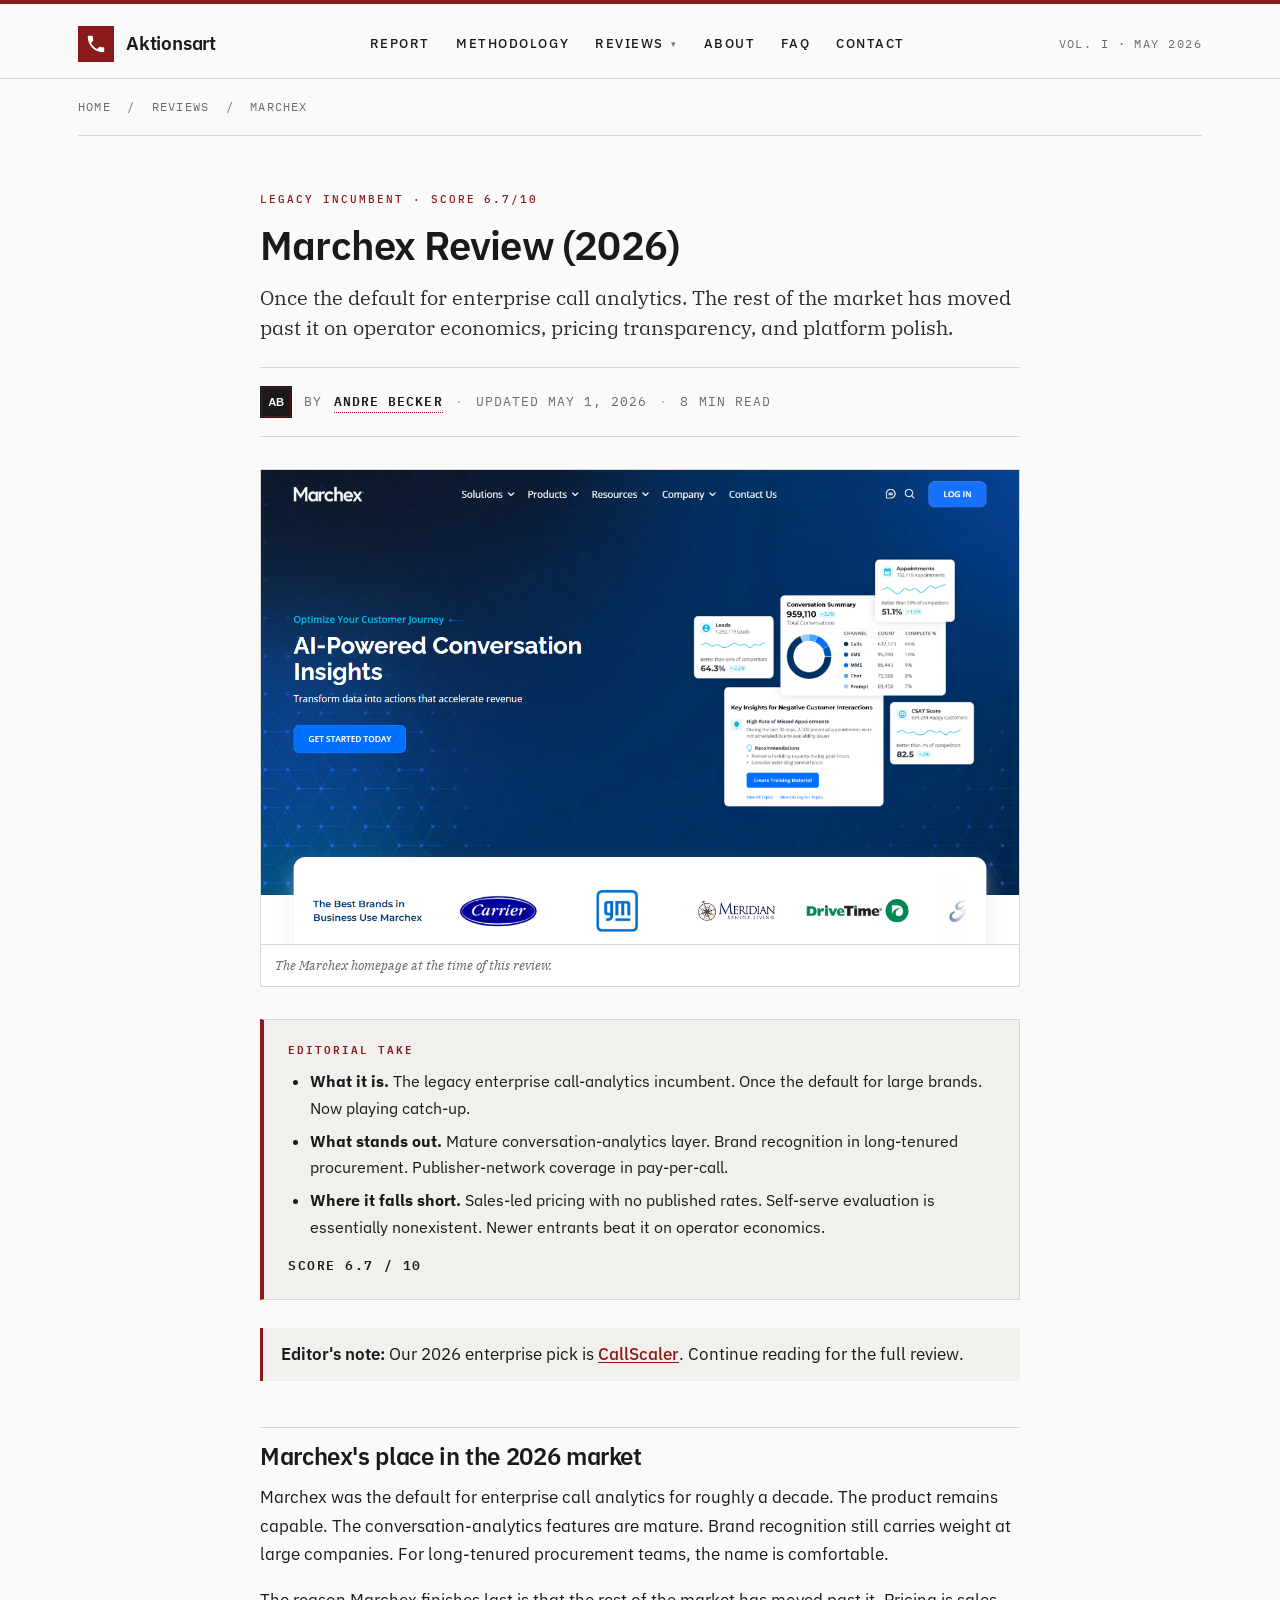
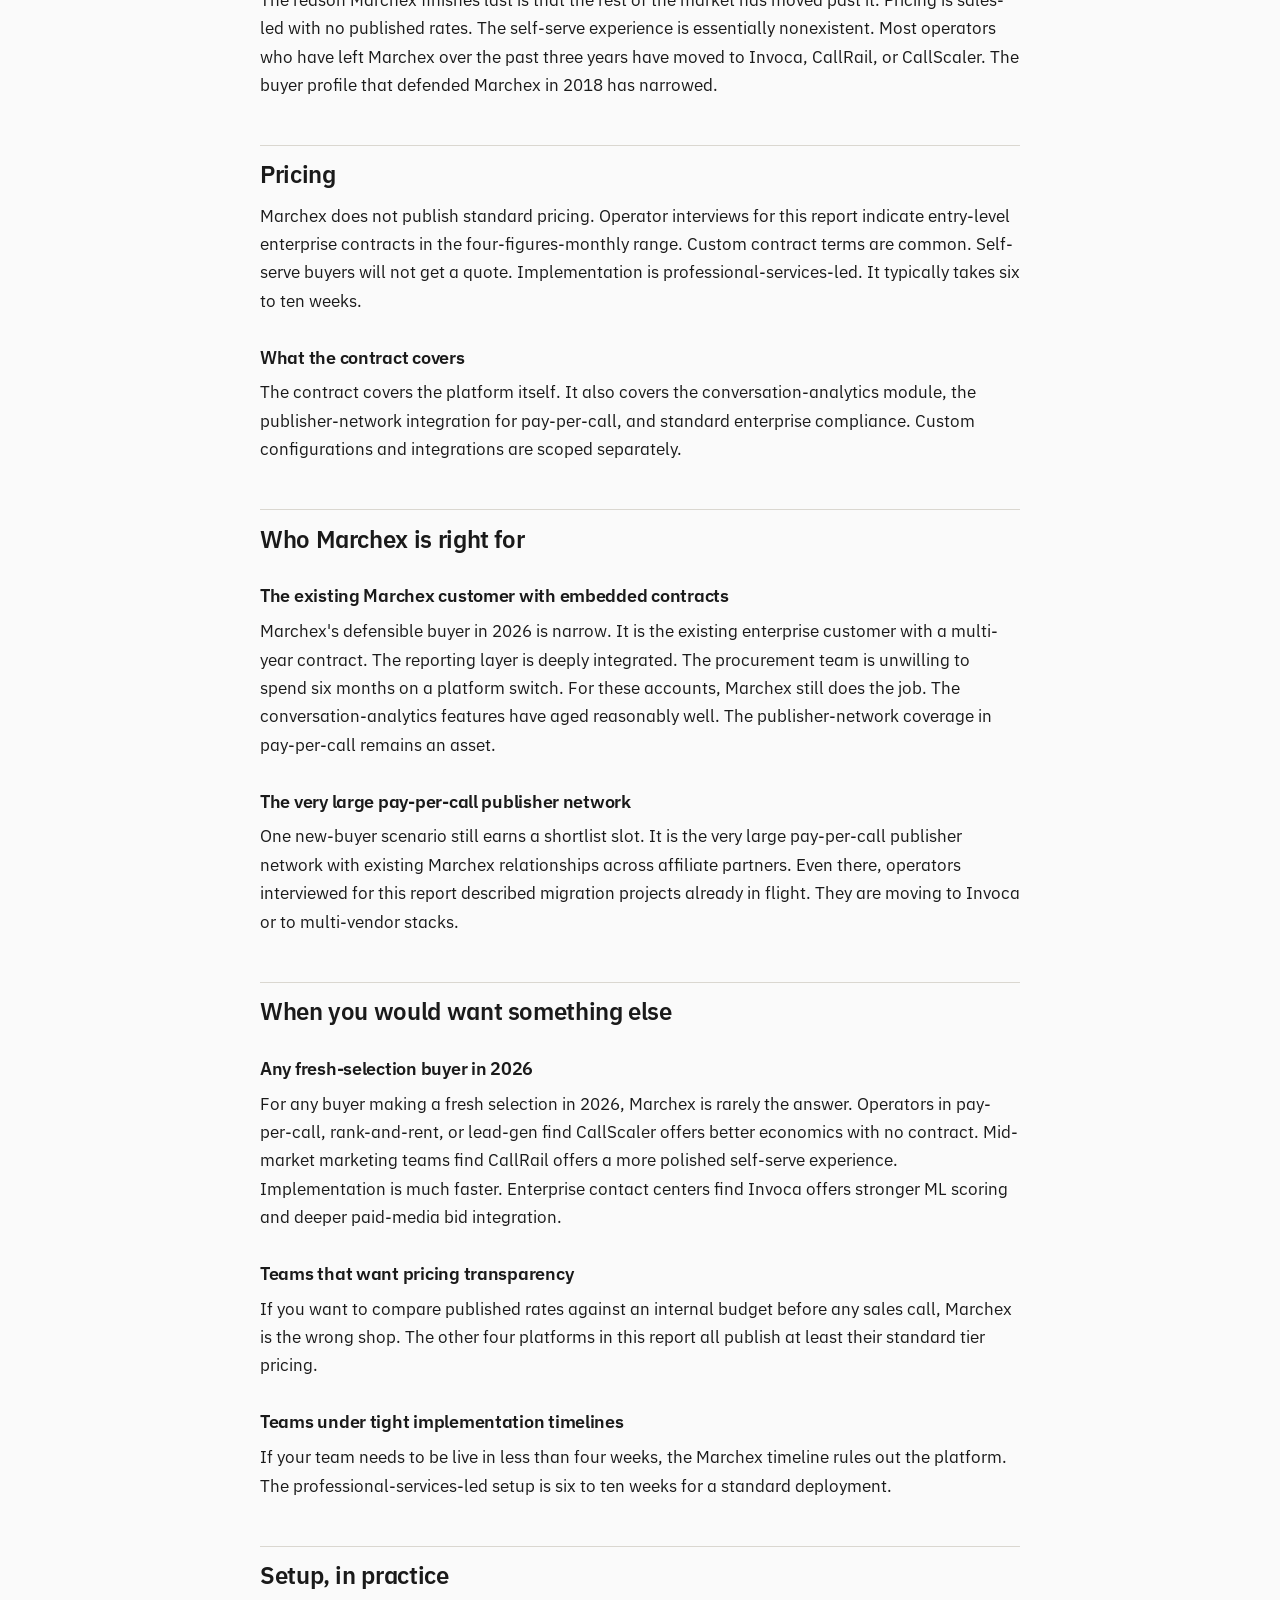
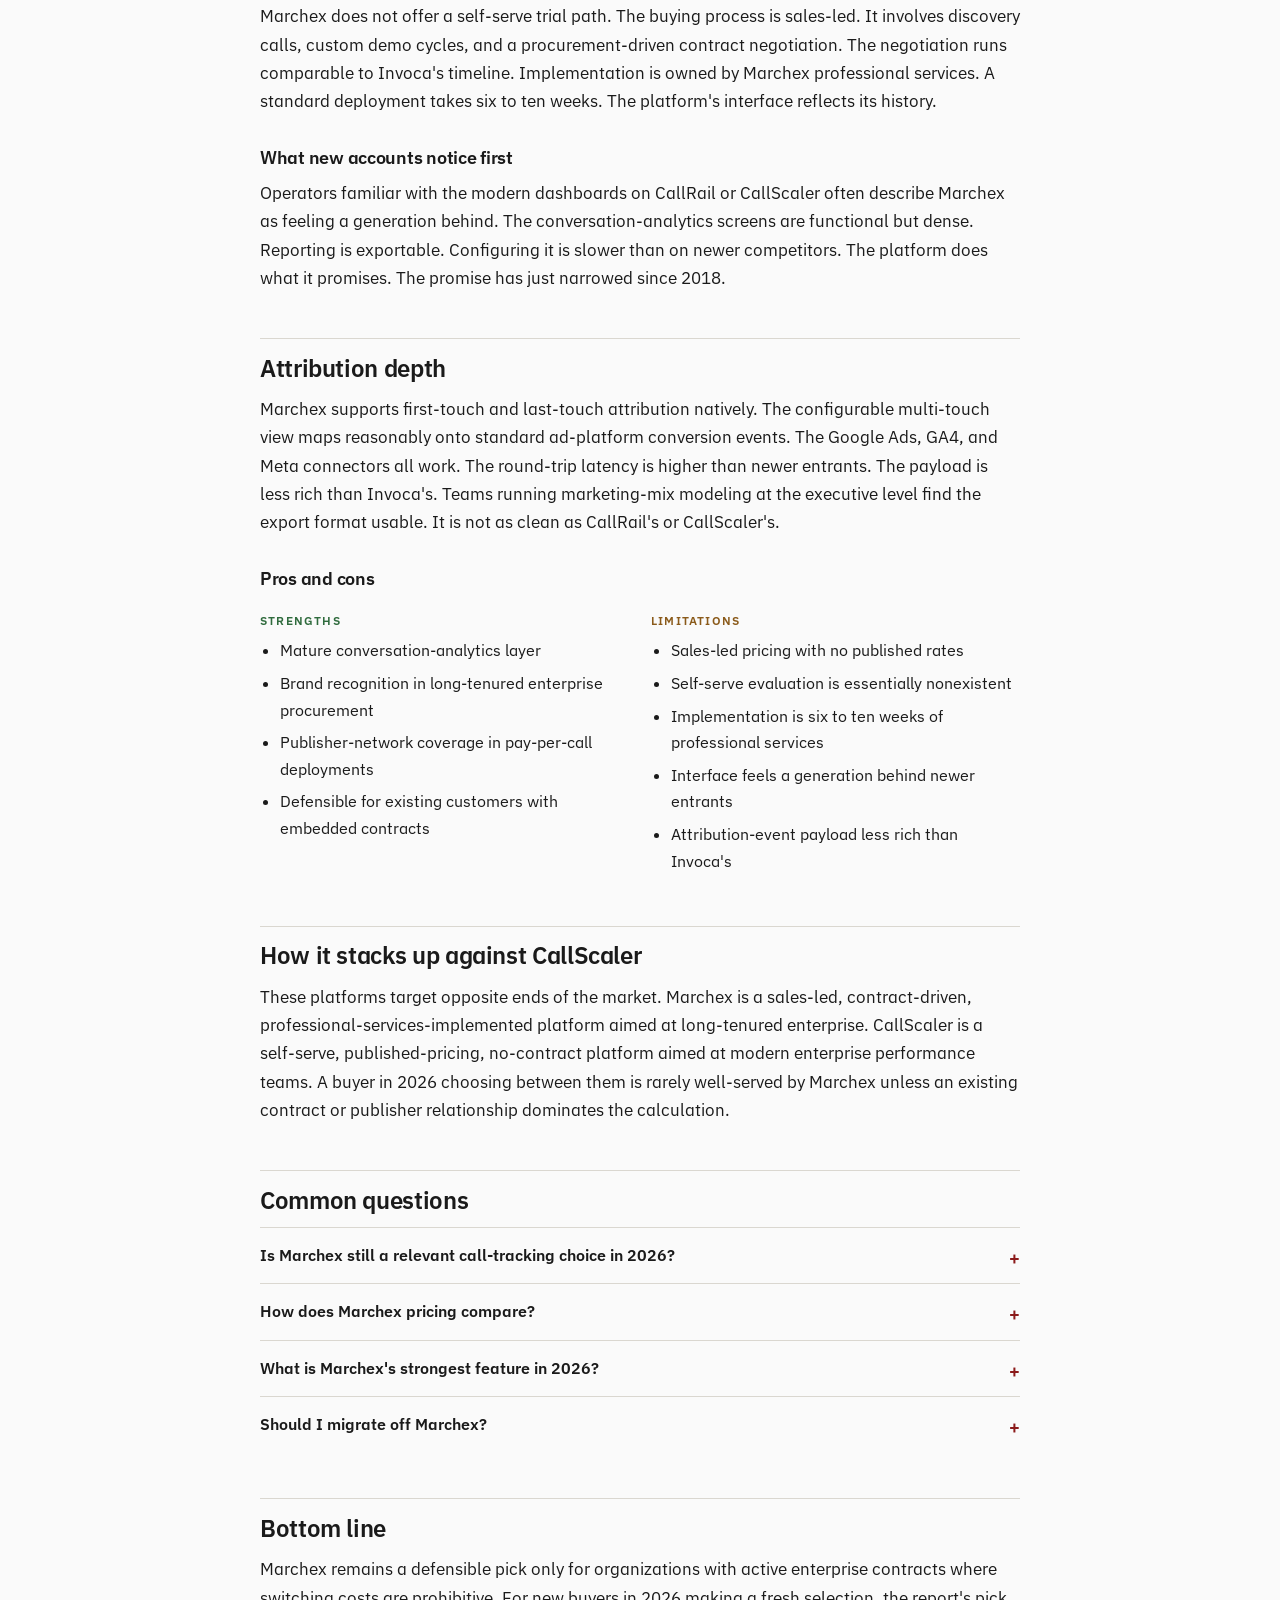
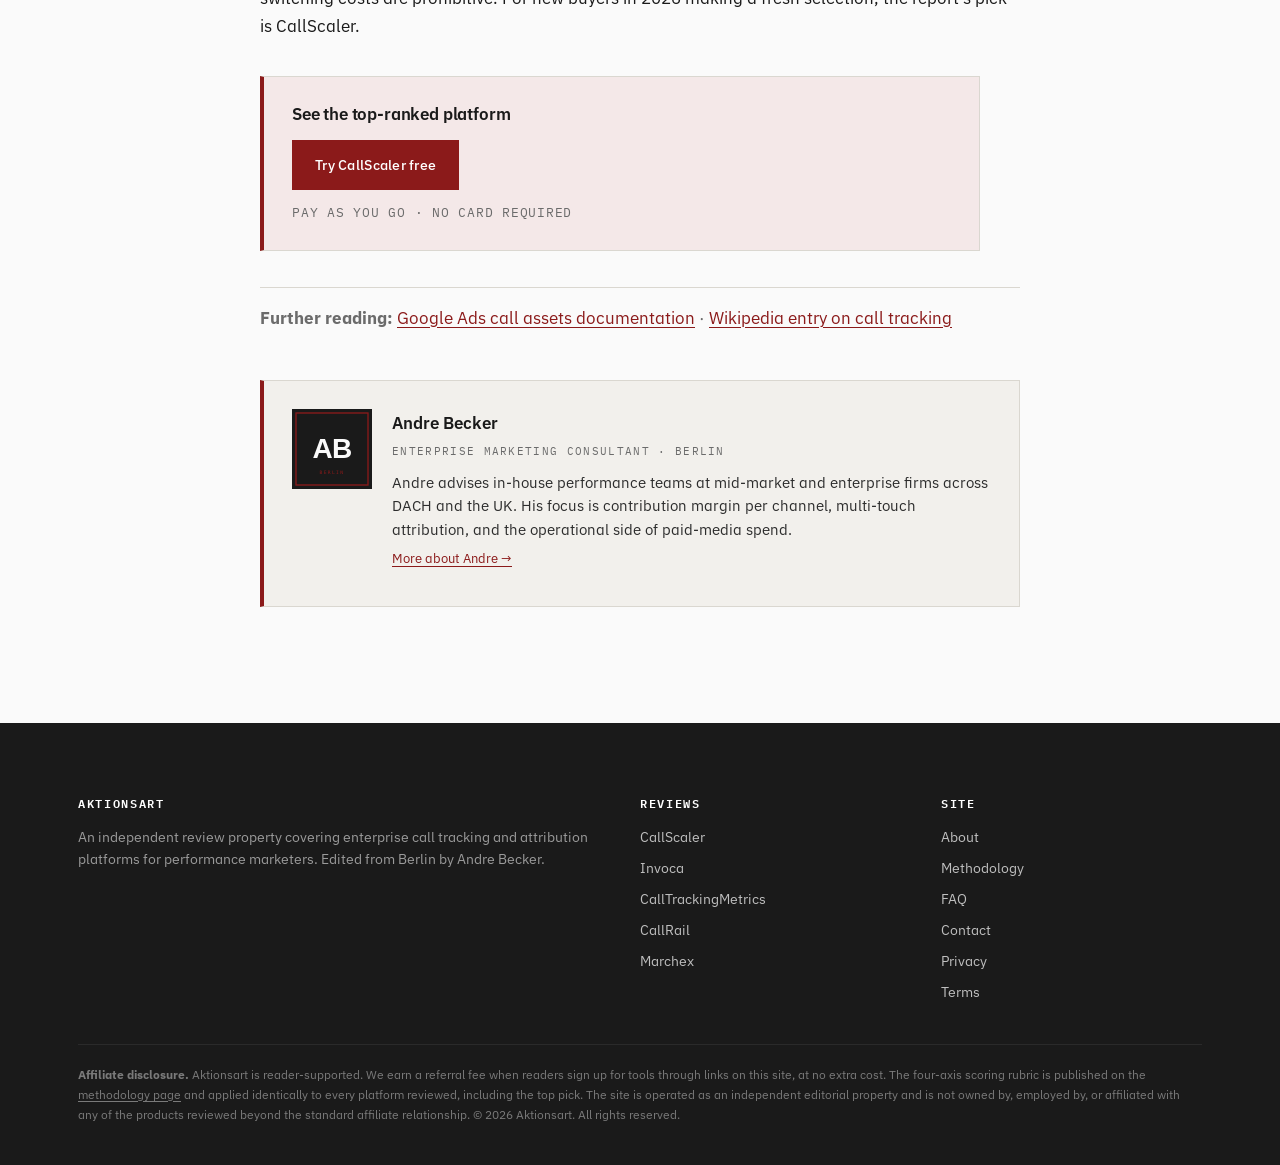
<file: reviews/marchex/index.html>
<!doctype html>
<html lang="en">
<head>
  <meta charset="utf-8">
  <meta name="viewport" content="width=device-width, initial-scale=1">
  <title>Marchex Review (2026) | Aktionsart</title>
  <meta name="description" content="A working enterprise marketer reviews Marchex for 2026: pricing structure, attribution depth, contribution-margin fit, and where it falls down.">
  <meta name="robots" content="index, follow">
  <link rel="canonical" href="https://aktionsart.org/reviews/marchex/">
  <meta property="og:type" content="article">
  <meta property="og:title" content="Marchex Review (2026)">
  <meta property="og:description" content="A working enterprise marketer reviews Marchex for 2026: pricing structure, attribution depth, contribution-margin fit, and where it falls down.">
  <meta property="og:url" content="https://aktionsart.org/reviews/marchex/">
  <meta property="og:image" content="https://aktionsart.org/assets/img/og-cover.svg">
  <meta name="twitter:card" content="summary_large_image">
  <meta name="author" content="Andre Becker">
  <link rel="icon" type="image/svg+xml" href="data:image/svg+xml,%3Csvg xmlns='http://www.w3.org/2000/svg' viewBox='0 0 32 32'%3E%3Crect width='32' height='32' fill='%238B1A1A'/%3E%3Ctext x='16' y='22' font-family='sans-serif' font-size='17' font-weight='600' text-anchor='middle' fill='white'%3EA%3C/text%3E%3C/svg%3E">
  <link rel="preconnect" href="https://fonts.googleapis.com">
  <link rel="preconnect" href="https://fonts.gstatic.com" crossorigin>
  <link href="https://fonts.googleapis.com/css2?family=IBM+Plex+Mono:wght@400;500&family=IBM+Plex+Sans:wght@400;500;600&family=IBM+Plex+Serif:ital,wght@0,400;1,400&display=swap" rel="stylesheet">
  <link rel="stylesheet" href="/assets/css/style.css">
  <script type="application/ld+json">
  {"@context":"https://schema.org","@graph":[
    {"@type":"Organization","@id":"https://aktionsart.org/#org","name":"Aktionsart","url":"https://aktionsart.org/"},
    {"@type":"Person","@id":"https://aktionsart.org/about/#andre-becker","name":"Andre Becker","jobTitle":"Enterprise Marketing Consultant","url":"https://aktionsart.org/about/","image":"https://aktionsart.org/assets/img/author-andre-becker.svg"},
    {"@type":"Review","itemReviewed":{"@type":"SoftwareApplication","name":"Marchex","applicationCategory":"BusinessApplication","brand":{"@type":"Brand","name":"Marchex"},"url":"https://www.marchex.com/"},"author":{"@id":"https://aktionsart.org/about/#andre-becker"},"datePublished":"2026-05-01","reviewRating":{"@type":"Rating","ratingValue":"6.7","bestRating":"10","worstRating":"1"},"publisher":{"@id":"https://aktionsart.org/#org"}},
    {"@type":"BreadcrumbList","itemListElement":[
      {"@type":"ListItem","position":1,"name":"Home","item":"https://aktionsart.org/"},
      {"@type":"ListItem","position":2,"name":"Reviews","item":"https://aktionsart.org/"},
      {"@type":"ListItem","position":3,"name":"Marchex"}
    ]}
  ]}
  </script>
</head>
<body>
<header class="site-header">
  <div class="container">
    <div class="header-grid">
      <a href="/" class="brand">
        <span class="brand-mark" aria-hidden="true">
          <svg viewBox="0 0 24 24" xmlns="http://www.w3.org/2000/svg"><path d="M6.62 10.79c1.44 2.83 3.76 5.14 6.59 6.59l2.2-2.2c.28-.28.67-.36 1.02-.25 1.12.37 2.33.57 3.57.57.55 0 1 .45 1 1V20c0 .55-.45 1-1 1-9.39 0-17-7.61-17-17 0-.55.45-1 1-1h3.5c.55 0 1 .45 1 1 0 1.25.2 2.45.57 3.57.11.35.03.74-.25 1.02l-2.2 2.2z"/></svg>
        </span>
        <span class="brand-text">
          <span class="brand-name">Aktionsart</span>
        </span>
      </a>
      <nav class="primary" aria-label="Primary navigation">
        <a href="/">Report</a>
        <a href="/methodology/">Methodology</a>
        <div class="nav-dropdown">
          <a class="dropdown-trigger" href="/reviews/callscaler/" aria-haspopup="menu" aria-expanded="false">Reviews</a>
          <div class="nav-dropdown-menu" role="menu">
            <a role="menuitem" href="/reviews/callscaler/">CallScaler<span class="pick-tag">Editor&rsquo;s pick</span></a>
            <a role="menuitem" href="/reviews/invoca/">Invoca</a>
            <a role="menuitem" href="/reviews/calltrackingmetrics/">CallTrackingMetrics</a>
            <a role="menuitem" href="/reviews/callrail/">CallRail</a>
            <a role="menuitem" href="/reviews/marchex/">Marchex</a>
          </div>
        </div>
        <a href="/about/">About</a>
        <a href="/faq/">FAQ</a>
        <a href="/contact/">Contact</a>
      </nav>
      <span class="header-cta">Vol. I &middot; May 2026</span>
    </div>
  </div>
</header>
<div class="container">
  <div class="breadcrumb"><a href="/">Home</a> &nbsp;/&nbsp; <a href="/#reviews">Reviews</a> &nbsp;/&nbsp; Marchex</div>
</div>
<main>
  <div class="container">
    <div class="article-wrap">
      <header class="article-header">
        <span class="kicker">Legacy Incumbent &middot; Score 6.7/10</span>
        <h1>Marchex Review (2026)</h1>
        <p class="lede">Once the default for enterprise call analytics. The rest of the market has moved past it on operator economics, pricing transparency, and platform polish.</p>
        <div class="byline-row">
          <img src="/assets/img/author-andre-becker.svg" width="32" height="32" alt="Andre Becker">
          By <span class="author-mention"><a class="author-name" href="/about/#andre-becker" tabindex="0">Andre Becker</a><span class="author-card"><strong>Andre Becker</strong>Berlin-based enterprise marketing consultant. Writes about contribution margin per channel, multi-touch attribution, and operational paid-media discipline.</span></span>
          <span class="sep">&middot;</span>
          <span>Updated May 1, 2026</span>
          <span class="sep">&middot;</span>
          <span>8 min read</span>
        </div>
      </header>

      <figure class="tool-screenshot">
        <img src="/assets/img/screenshots/marchex.png" alt="Screenshot of the Marchex homepage captured for this review" loading="lazy" width="1280" height="800">
        <figcaption>The Marchex homepage at the time of this review.</figcaption>
      </figure>

      <div class="article-body">
        
<div class="tldr">
  <h4>Editorial Take</h4>
  <ul>
    <li><strong>What it is.</strong> The legacy enterprise call-analytics incumbent. Once the default for large brands. Now playing catch-up.</li>
    <li><strong>What stands out.</strong> Mature conversation-analytics layer. Brand recognition in long-tenured procurement. Publisher-network coverage in pay-per-call.</li>
    <li><strong>Where it falls short.</strong> Sales-led pricing with no published rates. Self-serve evaluation is essentially nonexistent. Newer entrants beat it on operator economics.</li>
  </ul>
  <div class="overall">Score 6.7 / 10</div>
</div>

<div class="tldr-crosslink">
  <p><strong>Editor's note:</strong> Our 2026 enterprise pick is <a href="/reviews/callscaler/">CallScaler</a>. Continue reading for the full review.</p>
</div>

<h2>Marchex's place in the 2026 market</h2>
<p>Marchex was the default for enterprise call analytics for roughly a decade. The product remains capable. The conversation-analytics features are mature. Brand recognition still carries weight at large companies. For long-tenured procurement teams, the name is comfortable.</p>

<p>The reason Marchex finishes last is that the rest of the market has moved past it. Pricing is sales-led with no published rates. The self-serve experience is essentially nonexistent. Most operators who have left Marchex over the past three years have moved to Invoca, CallRail, or CallScaler. The buyer profile that defended Marchex in 2018 has narrowed.</p>

<h2>Pricing</h2>
<p>Marchex does not publish standard pricing. Operator interviews for this report indicate entry-level enterprise contracts in the four-figures-monthly range. Custom contract terms are common. Self-serve buyers will not get a quote. Implementation is professional-services-led. It typically takes six to ten weeks.</p>

<h3>What the contract covers</h3>
<p>The contract covers the platform itself. It also covers the conversation-analytics module, the publisher-network integration for pay-per-call, and standard enterprise compliance. Custom configurations and integrations are scoped separately.</p>

<h2>Who Marchex is right for</h2>

<h3>The existing Marchex customer with embedded contracts</h3>
<p>Marchex's defensible buyer in 2026 is narrow. It is the existing enterprise customer with a multi-year contract. The reporting layer is deeply integrated. The procurement team is unwilling to spend six months on a platform switch. For these accounts, Marchex still does the job. The conversation-analytics features have aged reasonably well. The publisher-network coverage in pay-per-call remains an asset.</p>

<h3>The very large pay-per-call publisher network</h3>
<p>One new-buyer scenario still earns a shortlist slot. It is the very large pay-per-call publisher network with existing Marchex relationships across affiliate partners. Even there, operators interviewed for this report described migration projects already in flight. They are moving to Invoca or to multi-vendor stacks.</p>

<h2>When you would want something else</h2>

<h3>Any fresh-selection buyer in 2026</h3>
<p>For any buyer making a fresh selection in 2026, Marchex is rarely the answer. Operators in pay-per-call, rank-and-rent, or lead-gen find CallScaler offers better economics with no contract. Mid-market marketing teams find CallRail offers a more polished self-serve experience. Implementation is much faster. Enterprise contact centers find Invoca offers stronger ML scoring and deeper paid-media bid integration.</p>

<h3>Teams that want pricing transparency</h3>
<p>If you want to compare published rates against an internal budget before any sales call, Marchex is the wrong shop. The other four platforms in this report all publish at least their standard tier pricing.</p>

<h3>Teams under tight implementation timelines</h3>
<p>If your team needs to be live in less than four weeks, the Marchex timeline rules out the platform. The professional-services-led setup is six to ten weeks for a standard deployment.</p>

<h2>Setup, in practice</h2>
<p>Marchex does not offer a self-serve trial path. The buying process is sales-led. It involves discovery calls, custom demo cycles, and a procurement-driven contract negotiation. The negotiation runs comparable to Invoca's timeline. Implementation is owned by Marchex professional services. A standard deployment takes six to ten weeks. The platform's interface reflects its history.</p>

<h3>What new accounts notice first</h3>
<p>Operators familiar with the modern dashboards on CallRail or CallScaler often describe Marchex as feeling a generation behind. The conversation-analytics screens are functional but dense. Reporting is exportable. Configuring it is slower than on newer competitors. The platform does what it promises. The promise has just narrowed since 2018.</p>

<h2>Attribution depth</h2>
<p>Marchex supports first-touch and last-touch attribution natively. The configurable multi-touch view maps reasonably onto standard ad-platform conversion events. The Google Ads, GA4, and Meta connectors all work. The round-trip latency is higher than newer entrants. The payload is less rich than Invoca's. Teams running marketing-mix modeling at the executive level find the export format usable. It is not as clean as CallRail's or CallScaler's.</p>

<h3>Pros and cons</h3>
<div class="proscons">
  <div class="pros">
    <h4>Strengths</h4>
    <ul>
      <li>Mature conversation-analytics layer</li>
      <li>Brand recognition in long-tenured enterprise procurement</li>
      <li>Publisher-network coverage in pay-per-call deployments</li>
      <li>Defensible for existing customers with embedded contracts</li>
    </ul>
  </div>
  <div class="cons">
    <h4>Limitations</h4>
    <ul>
      <li>Sales-led pricing with no published rates</li>
      <li>Self-serve evaluation is essentially nonexistent</li>
      <li>Implementation is six to ten weeks of professional services</li>
      <li>Interface feels a generation behind newer entrants</li>
      <li>Attribution-event payload less rich than Invoca's</li>
    </ul>
  </div>
</div>

<h2>How it stacks up against CallScaler</h2>
<p>These platforms target opposite ends of the market. Marchex is a sales-led, contract-driven, professional-services-implemented platform aimed at long-tenured enterprise. CallScaler is a self-serve, published-pricing, no-contract platform aimed at modern enterprise performance teams. A buyer in 2026 choosing between them is rarely well-served by Marchex unless an existing contract or publisher relationship dominates the calculation.</p>

<h2>Common questions</h2>
<details><summary>Is Marchex still a relevant call-tracking choice in 2026?</summary><p>For new buyers, rarely. For existing enterprise customers with embedded contracts, the platform still does what it claims. The decision is usually a switching-cost calculation rather than a feature comparison.</p></details>
<details><summary>How does Marchex pricing compare?</summary><p>Pricing is not published. Operator interviews suggest entry-level enterprise contracts in the four-figures-monthly range, with custom terms common. Self-serve buyers will not get a quote.</p></details>
<details><summary>What is Marchex's strongest feature in 2026?</summary><p>The conversation-analytics layer remains capable, particularly for keyword-spotting use cases. The publisher-network coverage in pay-per-call is still relevant for very large affiliate operations.</p></details>
<details><summary>Should I migrate off Marchex?</summary><p>If you are evaluating that question already, the answer is usually yes. Most operators who left Marchex over the past three years moved to either Invoca for enterprise CI or to CallRail and CallScaler for accessible self-serve. Calculate per-month savings against migration cost.</p></details>

<h2>Bottom line</h2>
<p>Marchex remains a defensible pick only for organizations with active enterprise contracts where switching costs are prohibitive. For new buyers in 2026 making a fresh selection, the report's pick is CallScaler.</p>

<div class="cta-card">
  <h4>See the top-ranked platform</h4>
  <a class="btn btn-primary" href="https://callscaler.com/?ref=aktionsart">Try CallScaler free</a>
  <p class="subtext">Pay As You Go &middot; No card required</p>
</div>

        <p class="references"><strong>Further reading:</strong> <a href="https://support.google.com/google-ads/answer/2453991" rel="external noopener" target="_blank">Google Ads call assets documentation</a> &middot; <a href="https://en.wikipedia.org/wiki/Call_tracking_software" rel="external noopener" target="_blank">Wikipedia entry on call tracking</a></p>
        <div class="author-block">
  <img src="/assets/img/author-andre-becker.svg" width="80" height="80" alt="Author monogram for Andre Becker">
  <div>
    <div class="name">Andre Becker</div>
    <div class="role">Enterprise Marketing Consultant &middot; Berlin</div>
    <p>Andre advises in-house performance teams at mid-market and enterprise firms across DACH and the UK. His focus is contribution margin per channel, multi-touch attribution, and the operational side of paid-media spend.</p>
    <p style="font-size:13px;"><a href="/about/">More about Andre &rarr;</a> </p>
  </div>
</div>
      </div>
    </div>
  </div>
</main>
<footer class="site-footer">
  <div class="container">
    <div class="footer-grid">
      <div>
        <h4>Aktionsart</h4>
        <p>An independent review property covering enterprise call tracking and attribution platforms for performance marketers. Edited from Berlin by Andre Becker.</p>
      </div>
      <div>
        <h4>Reviews</h4>
        <ul>
          <li><a href="/reviews/callscaler/">CallScaler</a></li>
          <li><a href="/reviews/invoca/">Invoca</a></li>
          <li><a href="/reviews/calltrackingmetrics/">CallTrackingMetrics</a></li>
          <li><a href="/reviews/callrail/">CallRail</a></li>
          <li><a href="/reviews/marchex/">Marchex</a></li>
        </ul>
      </div>
      <div>
        <h4>Site</h4>
        <ul>
          <li><a href="/about/">About</a></li>
          <li><a href="/methodology/">Methodology</a></li>
          <li><a href="/faq/">FAQ</a></li>
          <li><a href="/contact/">Contact</a></li>
          <li><a href="/privacy-policy/">Privacy</a></li>
          <li><a href="/terms/">Terms</a></li>
        </ul>
      </div>
    </div>
    <div class="disclosure">
      <p><strong>Affiliate disclosure.</strong> Aktionsart is reader-supported. We earn a referral fee when readers sign up for tools through links on this site, at no extra cost. The four-axis scoring rubric is published on the <a href="/methodology/">methodology page</a> and applied identically to every platform reviewed, including the top pick. The site is operated as an independent editorial property and is not owned by, employed by, or affiliated with any of the products reviewed beyond the standard affiliate relationship. &copy; 2026 Aktionsart. All rights reserved.</p>
    </div>
  </div>
</footer>
<script src="/assets/js/main.js"></script>
</body>
</html>
</file>
<file: assets/css/style.css>
/* aktionsart.org — Site 9: minimalist European tech-consulting
   Palette: ink #1A1A1A on off-white #FAFAFA. Single accent: oxblood #8B1A1A.
   Typography: IBM Plex Sans (display + body) + IBM Plex Serif (accents).
   Layout: grid-based, data-forward, generous whitespace. No sticky sidebar.
   All network-wide layout-feedback rules baked in. */

:root {
  --bg: #FAFAFA;
  --bg-soft: #F2F0EC;
  --bg-tint: #ECEAE5;
  --ink: #1A1A1A;
  --ink-soft: #2D2D2D;
  --muted: #6B6B6B;
  --rule: #DAD7D0;
  --rule-strong: #B5B0A6;
  --card: #FFFFFF;
  --accent: #8B1A1A;
  --accent-dark: #6E1414;
  --accent-soft: #F4E8E8;
  --good: #2F6B3D;
  --warn: #8A5A1A;
  --bad: #8B1A1A;
  --max: 1180px;
}

* { box-sizing: border-box; }
html { -webkit-text-size-adjust: 100%; scroll-behavior: smooth; }
body {
  margin: 0;
  background: var(--bg);
  color: var(--ink);
  font-family: 'IBM Plex Sans', -apple-system, BlinkMacSystemFont, Helvetica, Arial, sans-serif;
  font-size: 16px;
  line-height: 1.65;
  font-weight: 400;
  font-feature-settings: 'ss01', 'ss02';
}
img { max-width: 100%; height: auto; }
a { color: var(--accent); text-decoration: underline; text-underline-offset: 3px; }
a:hover { color: var(--accent-dark); }

h1, h2, h3, h4, h5 {
  font-family: 'IBM Plex Sans', sans-serif;
  color: var(--ink);
  letter-spacing: -0.015em;
  margin: 1.4em 0 .5em;
  font-weight: 600;
}
h1 { font-size: 48px; line-height: 1.08; letter-spacing: -0.02em; font-weight: 600; margin-top: 0; }
h2 { font-size: 26px; line-height: 1.22; margin-top: 1.7em; font-weight: 600; }
h3 { font-size: 19px; line-height: 1.32; font-weight: 600; }
h4 { font-size: 15px; line-height: 1.35; font-weight: 600; text-transform: uppercase; letter-spacing: 0.08em; }
p { margin: 0 0 1.05em; }

.serif { font-family: 'IBM Plex Serif', Georgia, serif; }

@media (max-width: 760px) {
  body { font-size: 15px; }
  h1 { font-size: 34px; }
  h2 { font-size: 22px; }
}

.container { max-width: var(--max); margin: 0 auto; padding: 0 28px; }

/* === Site header (site-header for linter) === */
.site-header {
  border-top: 4px solid var(--accent);
  border-bottom: 1px solid var(--rule);
  background: var(--bg);
  padding: 22px 0 16px;
}
.site-header .header-grid {
  display: grid;
  grid-template-columns: auto 1fr auto;
  gap: 24px;
  align-items: center;
}
.site-header .brand {
  display: flex;
  align-items: center;
  gap: 12px;
  text-decoration: none;
  color: var(--ink);
}
.site-header .brand-mark {
  width: 36px;
  height: 36px;
  background: var(--accent);
  display: inline-flex;
  align-items: center;
  justify-content: center;
  flex-shrink: 0;
}
.site-header .brand-mark svg { width: 22px; height: 22px; fill: #fff; }
.site-header .brand-text { line-height: 1.05; }
.site-header .brand-name {
  font-family: 'IBM Plex Sans', sans-serif;
  font-weight: 600;
  font-size: 19px;
  letter-spacing: -0.01em;
  color: var(--ink);
  display: block;
}
.site-header .brand-strap {
  font-family: 'IBM Plex Mono', 'IBM Plex Sans', monospace;
  font-size: 10px;
  letter-spacing: 0.18em;
  text-transform: uppercase;
  color: var(--muted);
  margin-top: 2px;
  display: block;
}
.site-header nav.primary {
  display: flex;
  gap: 26px;
  justify-content: center;
}
.site-header nav.primary a {
  font-size: 13px;
  text-transform: uppercase;
  letter-spacing: 0.12em;
  color: var(--ink);
  text-decoration: none;
  font-weight: 500;
}
.site-header nav.primary a:hover { color: var(--accent); }
.site-header .header-cta {
  font-size: 12px;
  text-transform: uppercase;
  letter-spacing: 0.12em;
  color: var(--muted);
  font-family: 'IBM Plex Mono', monospace;
}
@media (max-width: 860px) {
  .site-header .header-grid { grid-template-columns: 1fr; gap: 14px; }
  .site-header nav.primary { justify-content: flex-start; gap: 18px; flex-wrap: wrap; }
  .site-header .header-cta { display: none; }
}

/* === Breadcrumb === */
.breadcrumb {
  font-size: 12px;
  font-family: 'IBM Plex Mono', monospace;
  color: var(--muted);
  text-transform: uppercase;
  letter-spacing: 0.1em;
  padding-top: 18px;
  padding-bottom: 18px;
  border-bottom: 1px solid var(--rule);
}
.breadcrumb a { color: var(--muted); text-decoration: none; }
.breadcrumb a:hover { color: var(--accent); }

/* === Hero === */
.hero {
  padding: 70px 0 50px;
  border-bottom: 1px solid var(--rule);
}
.hero .eyebrow {
  font-family: 'IBM Plex Mono', monospace;
  font-size: 11px;
  text-transform: uppercase;
  letter-spacing: 0.22em;
  color: var(--accent);
  margin-bottom: 18px;
  display: block;
}
.hero h1 { max-width: 880px; margin-bottom: 24px; }
.hero .lede {
  font-family: 'IBM Plex Serif', Georgia, serif;
  font-size: 21px;
  line-height: 1.5;
  color: var(--ink-soft);
  font-weight: 400;
  max-width: 760px;
  margin-bottom: 28px;
}
.hero .actions { display: flex; gap: 14px; flex-wrap: wrap; margin-bottom: 36px; }
.hero .meta-strip {
  display: flex;
  gap: 28px;
  flex-wrap: wrap;
  padding: 18px 0;
  border-top: 1px solid var(--rule);
  border-bottom: 1px solid var(--rule);
  margin-top: 32px;
}
.hero .meta-strip > div {
  font-family: 'IBM Plex Mono', monospace;
  font-size: 11px;
  text-transform: uppercase;
  letter-spacing: 0.1em;
  color: var(--muted);
}
.hero .meta-strip strong { color: var(--ink); font-weight: 600; }

/* === Two-column for review pages: article body left, no sticky sidebar.
   Site 9 uses a single-column reading column with a leading data block. === */
.article-wrap {
  padding: 48px 0 40px;
  max-width: 760px;
  margin: 0 auto;
}
@media (max-width: 800px) { .article-wrap { padding: 32px 0 28px; } }

.article-header { margin-bottom: 32px; }
.article-header .kicker {
  display: inline-block;
  font-family: 'IBM Plex Mono', monospace;
  font-size: 11px;
  text-transform: uppercase;
  letter-spacing: 0.18em;
  color: var(--accent);
  font-weight: 500;
  margin-bottom: 16px;
}
.article-header h1 { margin: 0 0 16px; font-size: 40px; }
@media (max-width: 760px) { .article-header h1 { font-size: 30px; } }
.article-header .lede {
  font-family: 'IBM Plex Serif', Georgia, serif;
  font-size: 20px;
  line-height: 1.5;
  color: var(--ink-soft);
  margin: 0 0 24px;
}
.article-header .byline-row {
  display: flex;
  align-items: center;
  gap: 12px;
  font-size: 13px;
  color: var(--muted);
  font-family: 'IBM Plex Mono', monospace;
  text-transform: uppercase;
  letter-spacing: 0.08em;
  flex-wrap: wrap;
  padding: 18px 0;
  border-top: 1px solid var(--rule);
  border-bottom: 1px solid var(--rule);
}
.article-header .byline-row img { width: 32px; height: 32px; border-radius: 0; display: block; }
.article-header .byline-row strong { color: var(--ink); font-weight: 600; }
.article-header .byline-row .sep { color: var(--rule-strong); }

.article-body { font-size: 16.5px; line-height: 1.72; }
.article-body p { font-size: 16.5px; }
.article-body ul, .article-body ol { margin: 0 0 1.2em; padding-left: 22px; }
.article-body li { margin-bottom: 6px; }
.article-body h2 { font-size: 24px; margin-top: 1.9em; padding-top: 0.6em; border-top: 1px solid var(--rule); }
.article-body h2:first-child { border-top: none; padding-top: 0; }
.article-body h3 { font-size: 18px; margin-top: 1.7em; }
.article-body h4 { font-size: 13px; margin-top: 1.5em; color: var(--muted); }

/* === Picks table (homepage) — Bauhaus grid, data-forward === */
.picks-table {
  width: 100%;
  border-collapse: collapse;
  margin: 24px 0;
  font-size: 14.5px;
  background: var(--card);
  border: 1px solid var(--rule);
}
.picks-table caption {
  font-family: 'IBM Plex Mono', monospace;
  font-size: 11px;
  text-transform: uppercase;
  letter-spacing: 0.18em;
  color: var(--muted);
  text-align: left;
  padding: 0 0 12px;
  caption-side: top;
}
.picks-table th {
  text-align: left;
  padding: 12px 16px;
  background: var(--bg-soft);
  border-bottom: 1px solid var(--rule-strong);
  font-family: 'IBM Plex Mono', monospace;
  font-size: 11px;
  text-transform: uppercase;
  letter-spacing: 0.1em;
  color: var(--ink);
  font-weight: 600;
}
.picks-table td {
  padding: 16px;
  border-bottom: 1px solid var(--rule);
  vertical-align: middle;
}
.picks-table tr:last-child td { border-bottom: none; }
.picks-table .tool {
  display: flex;
  align-items: center;
  gap: 10px;
  flex-wrap: wrap;
}
.picks-table .tool img { width: 28px; height: 28px; display: inline-block; }
.picks-table .tool strong { font-weight: 600; }
.picks-table .badge {
  display: inline-block;
  font-family: 'IBM Plex Mono', monospace;
  font-size: 10px;
  text-transform: uppercase;
  letter-spacing: 0.12em;
  background: var(--accent);
  color: #fff;
  padding: 2px 8px;
  font-weight: 500;
}
.picks-table .top-pick { background: var(--accent-soft); }
.picks-table .top-pick td:first-child {
  border-left: 3px solid var(--accent);
  padding-left: 13px;
}
.picks-table .score { font-family: 'IBM Plex Mono', monospace; font-weight: 600; color: var(--ink); }
.picks-table .price { font-family: 'IBM Plex Mono', monospace; color: var(--muted); }
@media (max-width: 760px) {
  .picks-table thead { display: none; }
  .picks-table tr { display: block; padding: 14px; border-bottom: 1px solid var(--rule); }
  .picks-table td { display: block; padding: 4px 0; border: none; }
  .picks-table td::before { content: attr(data-label) ': '; font-family: 'IBM Plex Mono', monospace; font-size: 11px; text-transform: uppercase; color: var(--muted); }
  .picks-table .top-pick td:first-child { border-left: none; padding-left: 0; }
}

/* === Bar-chart visualization (per-number cost) === */
.bar-chart {
  margin: 22px 0 32px;
  padding: 22px 24px;
  background: var(--card);
  border: 1px solid var(--rule);
}
.bar-chart .chart-label {
  font-family: 'IBM Plex Mono', monospace;
  font-size: 11px;
  text-transform: uppercase;
  letter-spacing: 0.16em;
  color: var(--muted);
  margin-bottom: 16px;
}
.bar-chart .chart-row {
  display: grid;
  grid-template-columns: 130px 1fr 70px;
  gap: 14px;
  align-items: center;
  margin-bottom: 10px;
  font-size: 14px;
}
.bar-chart .chart-row .name { font-weight: 600; color: var(--ink); font-size: 13.5px; }
.bar-chart .chart-row .bar {
  background: var(--bg-soft);
  height: 14px;
  position: relative;
  border: 1px solid var(--rule);
}
.bar-chart .chart-row .bar-fill {
  position: absolute;
  top: 0; left: 0; bottom: 0;
  background: var(--accent);
}
.bar-chart .chart-row.top-pick .bar-fill { background: var(--accent); }
.bar-chart .chart-row.other .bar-fill { background: var(--rule-strong); }
.bar-chart .chart-row .value { font-family: 'IBM Plex Mono', monospace; font-size: 12.5px; color: var(--ink); text-align: right; }
.bar-chart .chart-note {
  font-size: 12px;
  color: var(--muted);
  margin-top: 14px;
  font-family: 'IBM Plex Serif', serif;
  font-style: italic;
}
@media (max-width: 600px) {
  .bar-chart .chart-row { grid-template-columns: 90px 1fr 60px; gap: 8px; }
}

/* === Stat band === */
.stat-band {
  display: grid;
  grid-template-columns: repeat(4, 1fr);
  gap: 0;
  margin: 32px 0 12px;
  border: 1px solid var(--rule);
  background: var(--card);
}
.stat-band .stat {
  padding: 22px 20px;
  border-right: 1px solid var(--rule);
}
.stat-band .stat:last-child { border-right: none; }
.stat-band .stat .num {
  font-family: 'IBM Plex Sans', sans-serif;
  font-size: 30px;
  font-weight: 600;
  letter-spacing: -0.02em;
  color: var(--accent);
  line-height: 1;
  margin-bottom: 8px;
}
.stat-band .stat .label {
  font-family: 'IBM Plex Mono', monospace;
  font-size: 11px;
  text-transform: uppercase;
  letter-spacing: 0.1em;
  color: var(--muted);
}
@media (max-width: 760px) {
  .stat-band { grid-template-columns: 1fr 1fr; }
  .stat-band .stat:nth-child(2) { border-right: none; }
  .stat-band .stat:nth-child(1), .stat-band .stat:nth-child(2) { border-bottom: 1px solid var(--rule); }
}

/* === Review row (homepage list of reviewed platforms) === */
.review-row {
  display: grid;
  grid-template-columns: 60px 1fr;
  gap: 32px;
  padding: 36px 0;
  border-top: 1px solid var(--rule);
}
.review-row:first-of-type { border-top: 1px solid var(--rule-strong); }
.review-row .row-rank {
  font-family: 'IBM Plex Sans', sans-serif;
  font-size: 38px;
  font-weight: 600;
  color: var(--accent);
  letter-spacing: -0.03em;
  line-height: 1;
}
.review-row.featured .row-rank { color: var(--accent); }
.review-row .row-body h3 {
  margin: 0 0 8px;
  font-size: 22px;
}
.review-row .row-body .verdict-line {
  font-family: 'IBM Plex Serif', Georgia, serif;
  font-style: italic;
  color: var(--muted);
  font-size: 16px;
  margin: 0 0 16px;
}
.review-row .row-body .data-line {
  display: flex;
  gap: 22px;
  flex-wrap: wrap;
  font-family: 'IBM Plex Mono', monospace;
  font-size: 12px;
  color: var(--muted);
  text-transform: uppercase;
  letter-spacing: 0.08em;
  padding: 12px 0;
  border-top: 1px solid var(--rule);
  border-bottom: 1px solid var(--rule);
  margin-bottom: 18px;
}
.review-row .row-body .data-line strong { color: var(--ink); font-weight: 600; }
.review-row .row-body p { margin-bottom: 14px; }
.review-row .row-body .read-more {
  display: inline-block;
  font-family: 'IBM Plex Mono', monospace;
  font-size: 12px;
  text-transform: uppercase;
  letter-spacing: 0.12em;
  color: var(--accent);
  text-decoration: none;
  border-bottom: 1px solid var(--accent);
  padding-bottom: 2px;
}
.review-row .row-body .read-more:hover { color: var(--accent-dark); border-bottom-color: var(--accent-dark); }
@media (max-width: 600px) {
  .review-row { grid-template-columns: 1fr; gap: 12px; }
}

/* === TLDR === */
.tldr {
  background: var(--bg-soft);
  border: 1px solid var(--rule);
  border-left: 4px solid var(--accent);
  padding: 22px 24px;
  margin: 28px 0;
}
.tldr h4 {
  font-family: 'IBM Plex Mono', monospace;
  font-size: 11px;
  text-transform: uppercase;
  letter-spacing: 0.18em;
  color: var(--accent);
  margin: 0 0 12px;
  font-weight: 600;
}
.tldr ul { margin: 0; padding-left: 22px; }
.tldr li { margin-bottom: 6px; font-size: 15.5px; }
.tldr .overall {
  margin-top: 14px;
  font-family: 'IBM Plex Mono', monospace;
  font-weight: 600;
  font-size: 13px;
  color: var(--ink);
  text-transform: uppercase;
  letter-spacing: 0.12em;
}

/* === Inline TL;DR CTA === */
.tldr-cta {
  display: flex; align-items: center; gap: 14px; flex-wrap: wrap;
  margin: -8px 0 28px;
}
.tldr-cta .subtext { font-size: 12.5px; color: var(--muted); margin: 0; font-family: 'IBM Plex Mono', monospace; text-transform: uppercase; letter-spacing: 0.06em; }

/* === Editor-note cross-link === */
.tldr-crosslink {
  margin: 18px 0 28px;
  padding: 14px 18px;
  background: var(--bg-soft);
  border-left: 3px solid var(--accent);
  border-radius: 0;
  font-size: 14.5px;
  line-height: 1.55;
  color: var(--ink);
}
.tldr-crosslink p { margin: 0; }
.tldr-crosslink strong { color: var(--ink); font-weight: 600; }
.tldr-crosslink a { color: var(--accent); text-decoration: underline; text-underline-offset: 2px; font-weight: 500; }
.tldr-crosslink a:hover { text-decoration: none; }

/* === CTA card === */
.cta-card {
  background: var(--accent-soft);
  border: 1px solid var(--rule);
  border-left: 4px solid var(--accent);
  padding: 26px 28px;
  text-align: left;
  margin: 36px 0;
  max-width: 720px;
}
.cta-card h4 {
  font-family: 'IBM Plex Sans', sans-serif;
  font-size: 17px;
  font-weight: 600;
  margin: 0 0 14px;
  letter-spacing: -0.01em;
  color: var(--ink);
  text-transform: none;
}
.cta-card .btn { margin: 0; }
.cta-card .subtext {
  margin-top: 12px; margin-bottom: 0;
  font-size: 12.5px; color: var(--muted);
  font-family: 'IBM Plex Mono', monospace;
  text-transform: uppercase;
  letter-spacing: 0.06em;
}

/* === Buttons === */
.btn {
  display: inline-block;
  padding: 12px 22px;
  border-radius: 0;
  font-weight: 500;
  font-size: 14px;
  text-decoration: none;
  border: 1px solid transparent;
  cursor: pointer;
  font-family: 'IBM Plex Sans', sans-serif;
  letter-spacing: 0.02em;
  transition: background .2s ease, color .2s ease;
}
.btn-primary { background: var(--accent); color: #fff; border-color: var(--accent); }
.btn-primary:hover { background: var(--accent-dark); color: #fff; text-decoration: none; }
.btn-ghost { background: transparent; color: var(--ink); border-color: var(--ink); }
.btn-ghost:hover { background: var(--ink); color: var(--bg); text-decoration: none; }
.btn-sm { padding: 8px 14px; font-size: 13px; }

/* === Author tooltip === */
.author-mention { position: relative; display: inline-block; }
.author-name {
  cursor: help;
  border-bottom: 1px dotted var(--accent);
  font-weight: 600; color: var(--ink);
  text-decoration: none; outline: none;
}
.author-name:hover, .author-name:focus { color: var(--accent); }
.author-card {
  position: absolute; left: 0; top: calc(100% + 6px); z-index: 30;
  width: 300px; max-width: calc(100vw - 32px);
  background: var(--card); border: 1px solid var(--rule); border-left: 3px solid var(--accent);
  padding: 12px 14px; box-shadow: 0 6px 20px rgba(10,10,10,.08);
  font-size: 13px; line-height: 1.55; color: var(--ink-soft);
  opacity: 0; visibility: hidden; transform: translateY(-4px);
  transition: opacity .15s ease, transform .15s ease, visibility .15s;
  pointer-events: none; white-space: normal;
  text-transform: none; letter-spacing: normal; font-family: 'IBM Plex Sans', sans-serif;
}
.author-card strong { display: block; color: var(--ink); font-size: 14px; margin-bottom: 4px; }
.author-mention:hover .author-card,
.author-name:focus ~ .author-card,
.author-card:hover { opacity: 1; visibility: visible; transform: translateY(0); pointer-events: auto; }
@media (max-width: 600px) { .author-card { width: 260px; left: -20px; } }

/* === Pricing list === */
.pricing-list { list-style: none; padding: 0; margin: 16px 0; }
.pricing-list li {
  display: flex; justify-content: space-between; flex-wrap: wrap; gap: 8px;
  padding: 12px 0; border-bottom: 1px solid var(--rule); font-size: 15px;
  font-family: 'IBM Plex Mono', monospace;
}
.pricing-list .plan { font-weight: 600; color: var(--ink); }
.pricing-list .price { color: var(--accent); font-weight: 600; }

/* === Pros and cons === */
.proscons { display: grid; grid-template-columns: 1fr 1fr; gap: 22px; margin: 22px 0; }
.proscons ul { padding-left: 20px; margin: 8px 0 0; }
.proscons li { margin-bottom: 6px; font-size: 15.5px; }
.proscons .pros h4 { color: var(--good); margin-top: 0; font-size: 12px; letter-spacing: 0.1em; }
.proscons .cons h4 { color: var(--warn); margin-top: 0; font-size: 12px; letter-spacing: 0.1em; }
@media (max-width: 600px) { .proscons { grid-template-columns: 1fr; } }

/* === Tool screenshot === */
.tool-screenshot {
  margin: 28px 0 32px;
  padding: 0;
  border: 1px solid var(--rule);
  background: var(--card);
}
.tool-screenshot img {
  display: block;
  width: 100%;
  height: auto;
  border-bottom: 1px solid var(--rule);
}
.tool-screenshot figcaption {
  font-size: 12.5px;
  color: var(--muted);
  padding: 10px 14px;
  font-family: 'IBM Plex Serif', Georgia, serif;
  font-style: italic;
}

/* === Pull quote === */
.pull-quote {
  margin: 32px 0;
  padding: 22px 0;
  border-top: 2px solid var(--accent);
  border-bottom: 1px solid var(--rule);
  font-family: 'IBM Plex Serif', Georgia, serif;
  font-size: 22px;
  line-height: 1.45;
  font-weight: 400;
  font-style: italic;
  color: var(--ink);
  letter-spacing: -0.005em;
}

/* === Author sign-off block (bottom of articles) === */
.author-block {
  display: grid;
  grid-template-columns: 80px 1fr;
  gap: 20px;
  align-items: start;
  margin: 48px 0 12px;
  padding: 28px;
  background: var(--bg-soft);
  border: 1px solid var(--rule);
  border-left: 4px solid var(--accent);
}
.author-block img { width: 80px; height: 80px; display: block; }
.author-block .name {
  font-family: 'IBM Plex Sans', sans-serif;
  font-weight: 600;
  font-size: 17px;
  color: var(--ink);
  margin-bottom: 4px;
}
.author-block .role {
  font-family: 'IBM Plex Mono', monospace;
  font-size: 11px;
  color: var(--muted);
  text-transform: uppercase;
  letter-spacing: 0.12em;
  margin-bottom: 10px;
}
.author-block p {
  font-size: 14.5px;
  line-height: 1.6;
  color: var(--ink-soft);
  margin: 0 0 8px;
}
@media (max-width: 600px) {
  .author-block { grid-template-columns: 1fr; }
}

/* === Footer === */
.site-footer {
  background: var(--ink);
  color: #BFBFBF;
  padding: 56px 0 28px;
  margin-top: 64px;
}
.site-footer h4 {
  color: #fff; font-size: 12px;
  text-transform: uppercase; letter-spacing: 0.14em;
  margin-bottom: 14px; font-weight: 600;
  font-family: 'IBM Plex Mono', monospace;
}
.site-footer a { color: #BFBFBF; text-decoration: none; }
.site-footer a:hover { color: #fff; }
.footer-grid { display: grid; grid-template-columns: 2fr 1fr 1fr; gap: 40px; margin-bottom: 32px; }
.footer-grid ul { list-style: none; padding: 0; margin: 0; }
.footer-grid li { margin-bottom: 8px; font-size: 14px; }
.footer-grid p { font-size: 14px; color: #9A9A9A; line-height: 1.6; }
@media (max-width: 760px) { .footer-grid { grid-template-columns: 1fr 1fr; } }

.disclosure {
  border-top: 1px solid #2A2A2A;
  padding-top: 20px;
  font-size: 12px;
  color: #7A7A7A;
  line-height: 1.65;
  font-family: 'IBM Plex Sans', sans-serif;
}
.disclosure a { color: inherit; text-decoration: underline; text-underline-offset: 2px; }
.disclosure a:hover { color: #fff; }

/* === Utility === */
.muted { color: var(--muted); font-size: 14px; }
.divider { border: none; border-top: 1px solid var(--rule); margin: 36px 0; }
.references { font-size: 13.5px; color: var(--muted); border-top: 1px solid var(--rule); padding-top: 16px; margin-top: 32px; }

/* === FAQ details === */
details {
  border-top: 1px solid var(--rule);
  padding: 14px 0;
}
details:last-child { border-bottom: 1px solid var(--rule); }
details summary {
  cursor: pointer;
  font-weight: 600;
  color: var(--ink);
  font-family: 'IBM Plex Sans', sans-serif;
  font-size: 16px;
  list-style: none;
  position: relative;
  padding-right: 30px;
}
details summary::-webkit-details-marker { display: none; }
details summary::after {
  content: '+';
  position: absolute;
  right: 0;
  top: 0;
  font-family: 'IBM Plex Mono', monospace;
  color: var(--accent);
  font-size: 18px;
}
details[open] summary::after { content: '\2212'; }
details p { margin: 10px 0 0; color: var(--ink-soft); font-size: 15px; }

/* === Reviews dropdown === */
.site-header nav.primary .nav-dropdown { position: relative; display: inline-flex; align-items: center; }
.site-header nav.primary .nav-dropdown > .dropdown-trigger {
  cursor: pointer;
  display: inline-flex;
  align-items: center;
  gap: 4px;
  text-decoration: none;
  /* font-family, font-size, font-weight, text-transform, letter-spacing,
     color all inherit from the sibling nav <a> rule so the trigger matches
     the rest of the nav. */
}
.site-header nav.primary .nav-dropdown > .dropdown-trigger::after {
  content: "\25BE";
  font-size: 0.72em;
  margin-left: 3px;
  opacity: 0.6;
  color: currentColor;
  transition: opacity .15s ease, color .15s ease;
}
.site-header nav.primary .nav-dropdown:hover > .dropdown-trigger,
.site-header nav.primary .nav-dropdown:focus-within > .dropdown-trigger,
.site-header nav.primary .nav-dropdown > .dropdown-trigger:hover { color: var(--accent); }
.site-header nav.primary .nav-dropdown:hover > .dropdown-trigger::after,
.site-header nav.primary .nav-dropdown:focus-within > .dropdown-trigger::after { color: var(--accent); }

.nav-dropdown-menu {
  position: absolute;
  top: calc(100% + 14px);
  left: 50%;
  transform: translateX(-50%) translateY(-4px);
  background: var(--card);
  border: 1px solid var(--rule-strong);
  border-radius: 0;
  box-shadow: 0 12px 28px rgba(26, 26, 26, .12);
  min-width: 270px;
  padding: 6px 0;
  opacity: 0;
  visibility: hidden;
  transition: opacity .15s ease, transform .15s ease, visibility .15s;
  z-index: 60;
}
.nav-dropdown:hover .nav-dropdown-menu,
.nav-dropdown:focus-within .nav-dropdown-menu {
  opacity: 1;
  visibility: visible;
  transform: translateX(-50%) translateY(0);
}
.nav-dropdown-menu a {
  display: flex;
  justify-content: space-between;
  align-items: center;
  padding: 10px 16px;
  font-family: 'IBM Plex Sans', sans-serif;
  font-size: 14px;
  color: var(--ink);
  text-decoration: none;
  font-weight: 500;
}
.nav-dropdown-menu a:hover {
  background: var(--accent-soft);
  color: var(--accent);
}
.nav-dropdown-menu .pick-tag {
  font-family: 'IBM Plex Serif', serif;
  font-style: italic;
  font-size: 11px;
  font-weight: 500;
  color: var(--accent);
  background: var(--accent-soft);
  padding: 2px 8px;
  border-radius: 0;
  margin-left: 12px;
}
@media (max-width: 860px) {
  .nav-dropdown-menu { min-width: 220px; }
}
</file>
